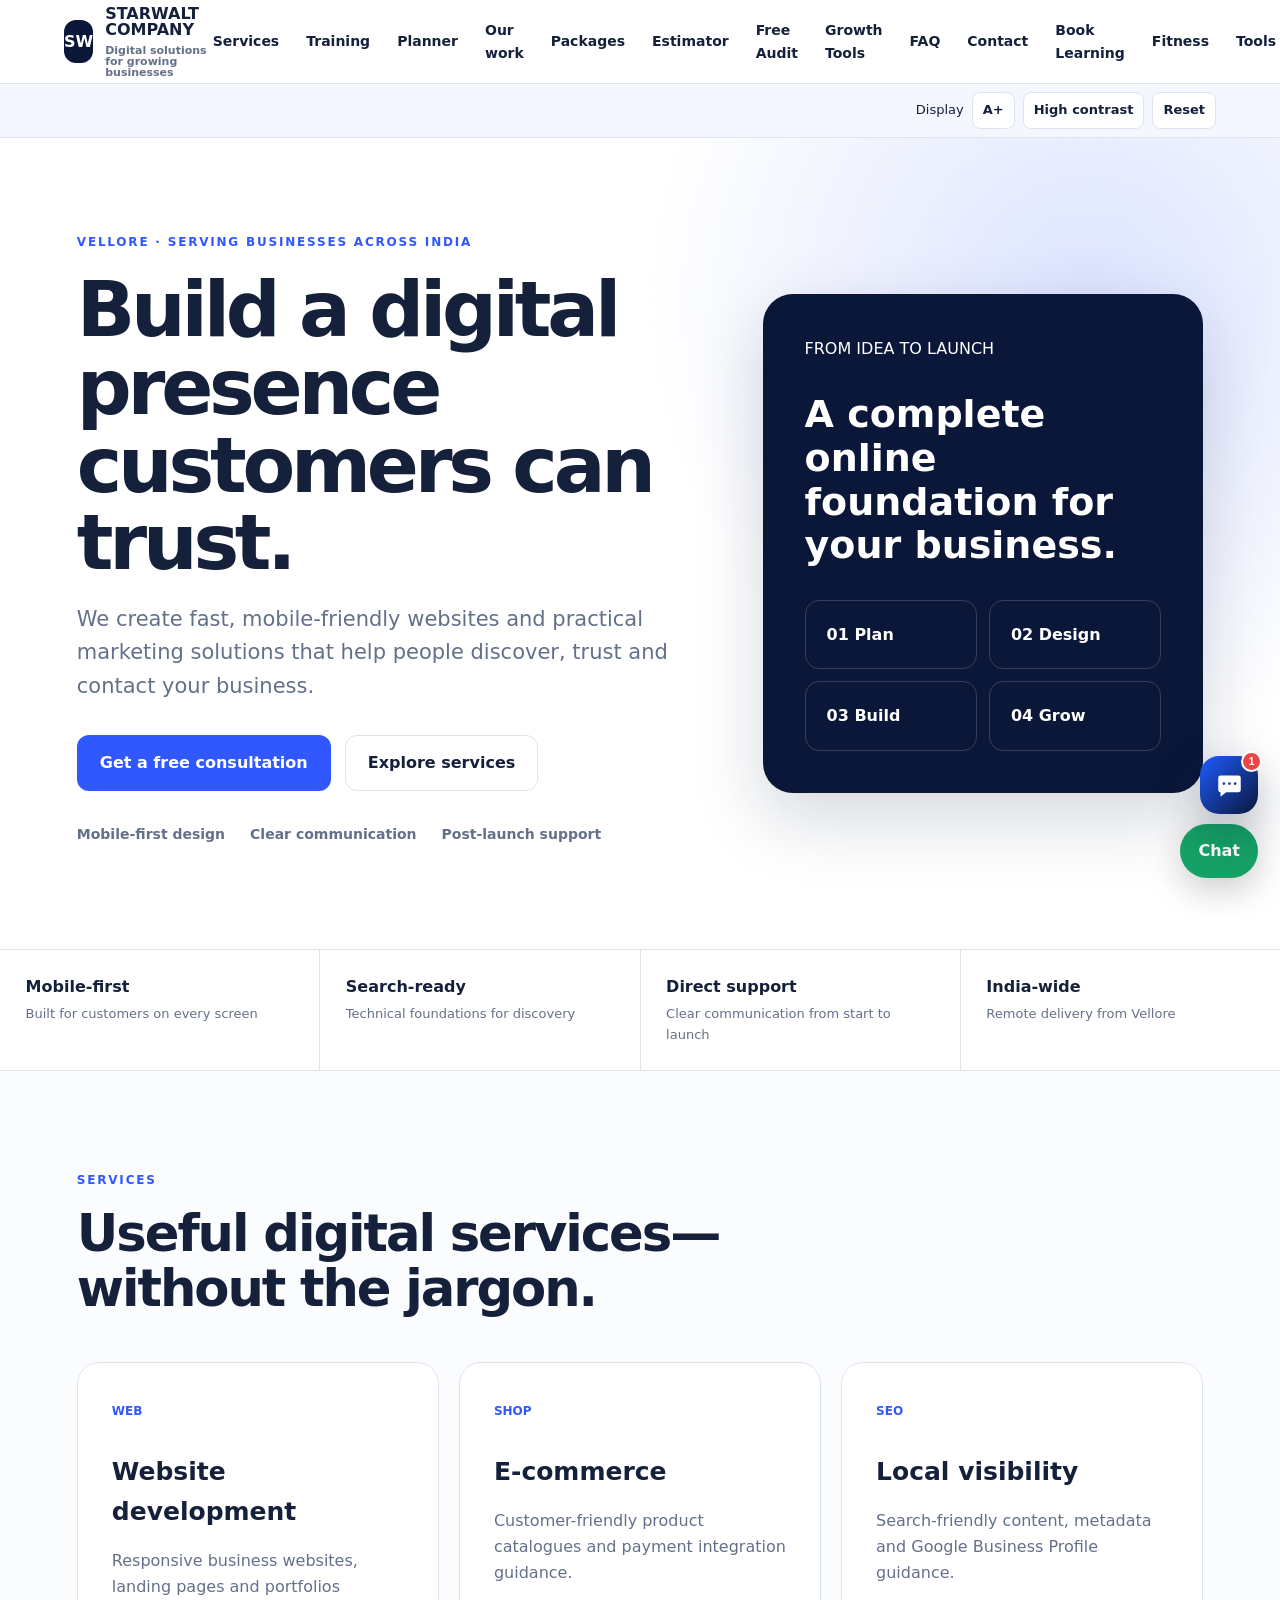
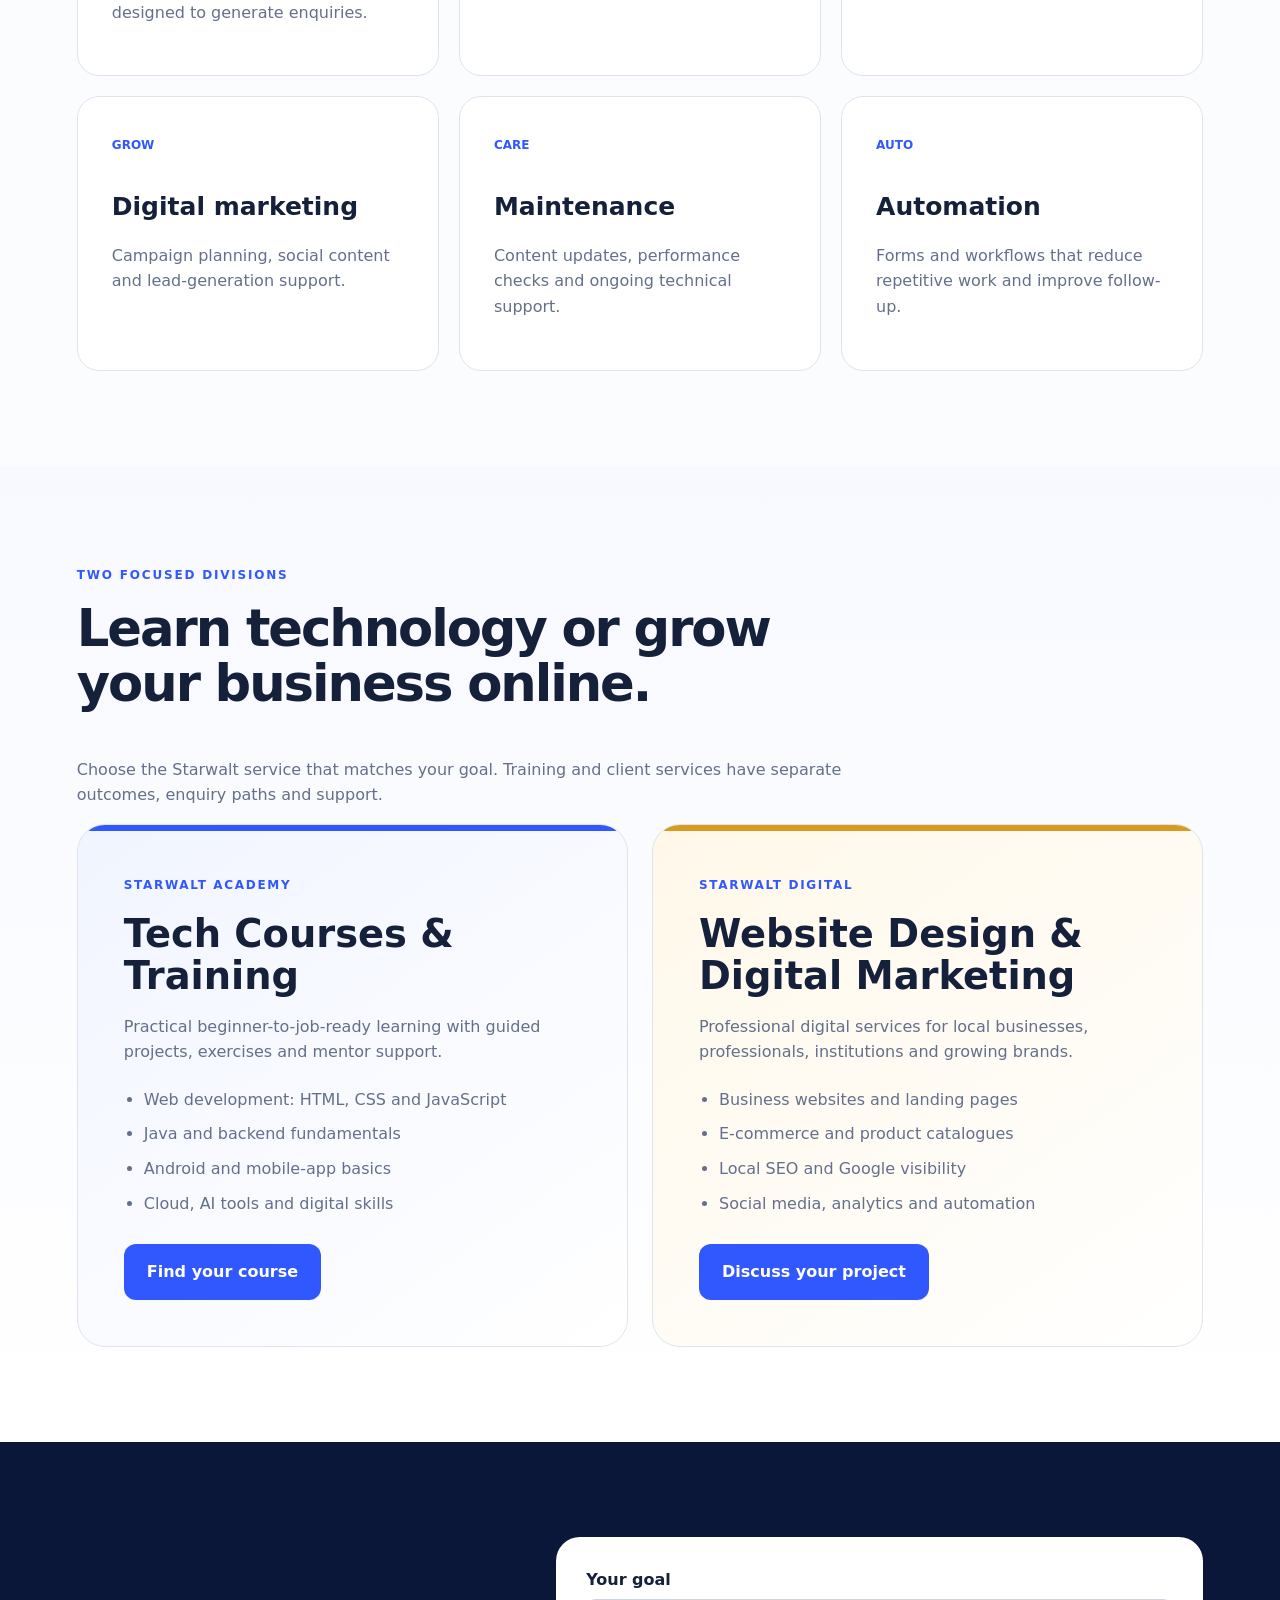
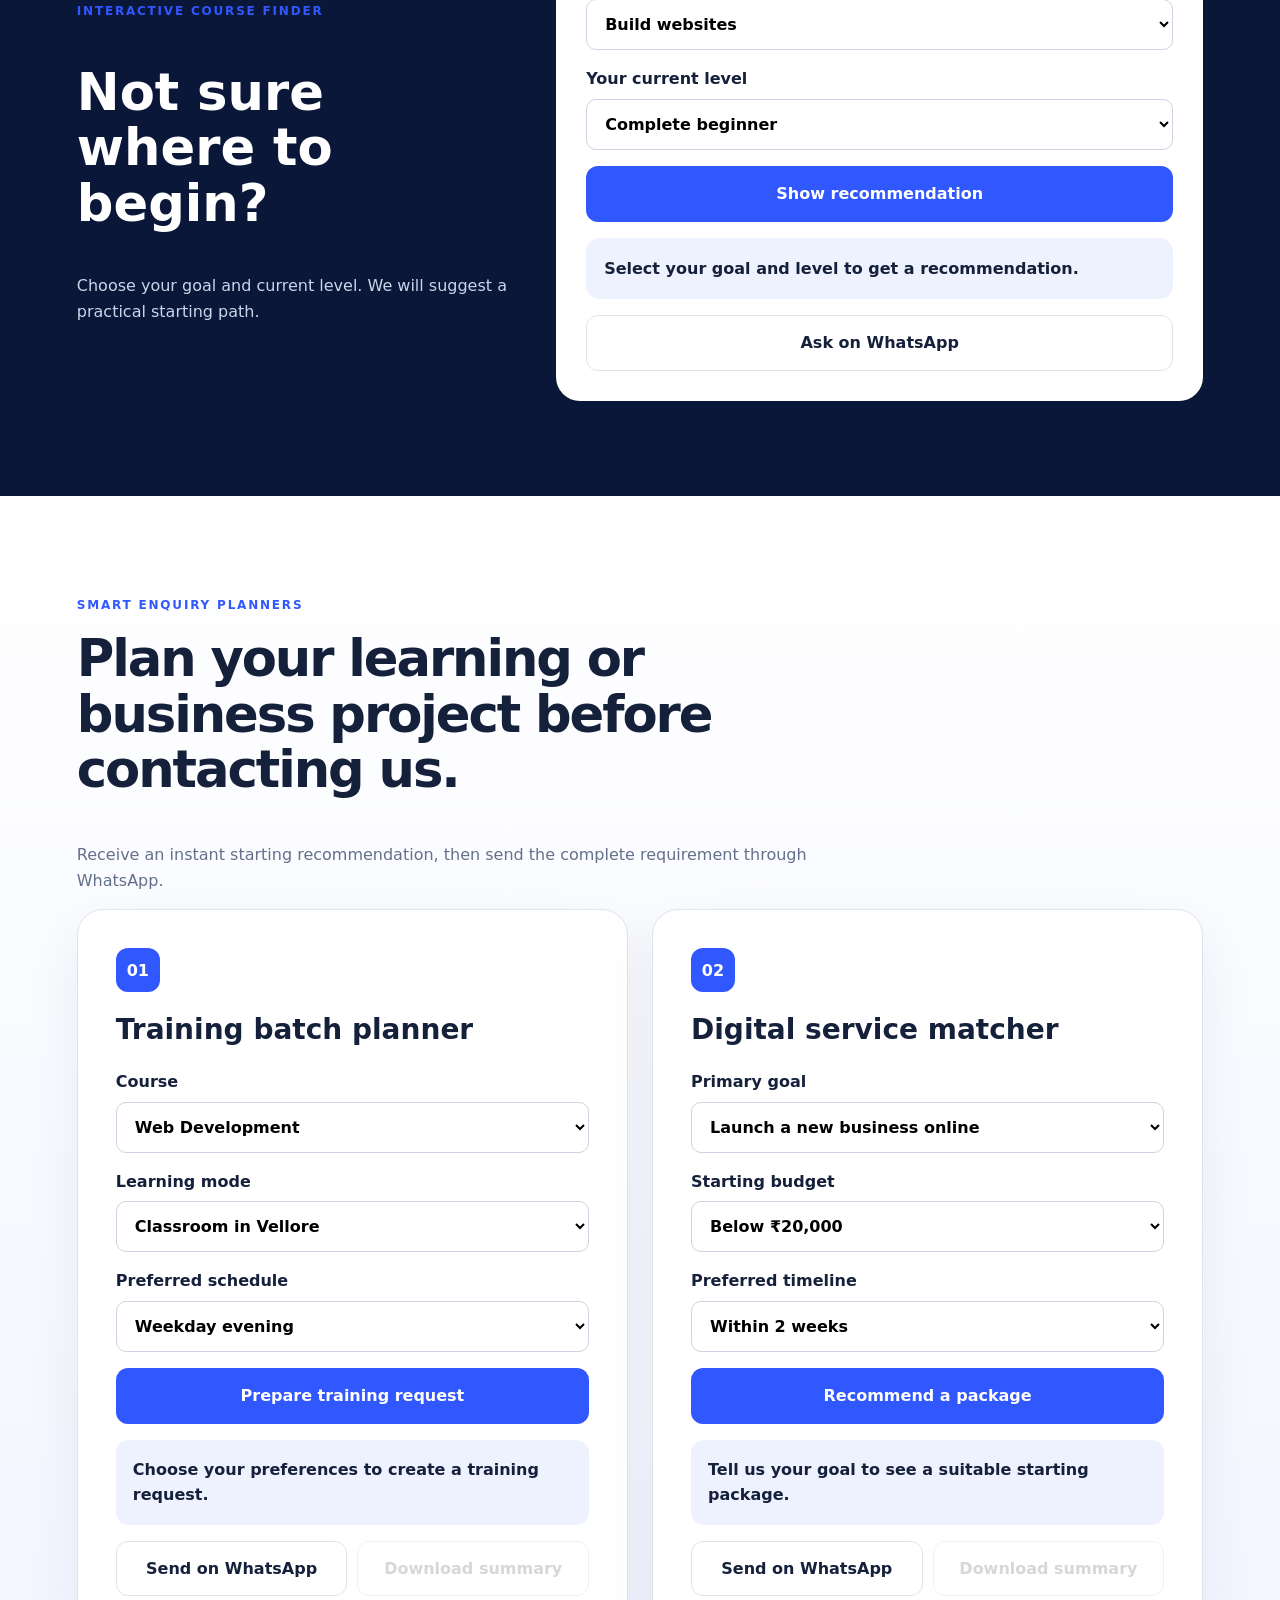
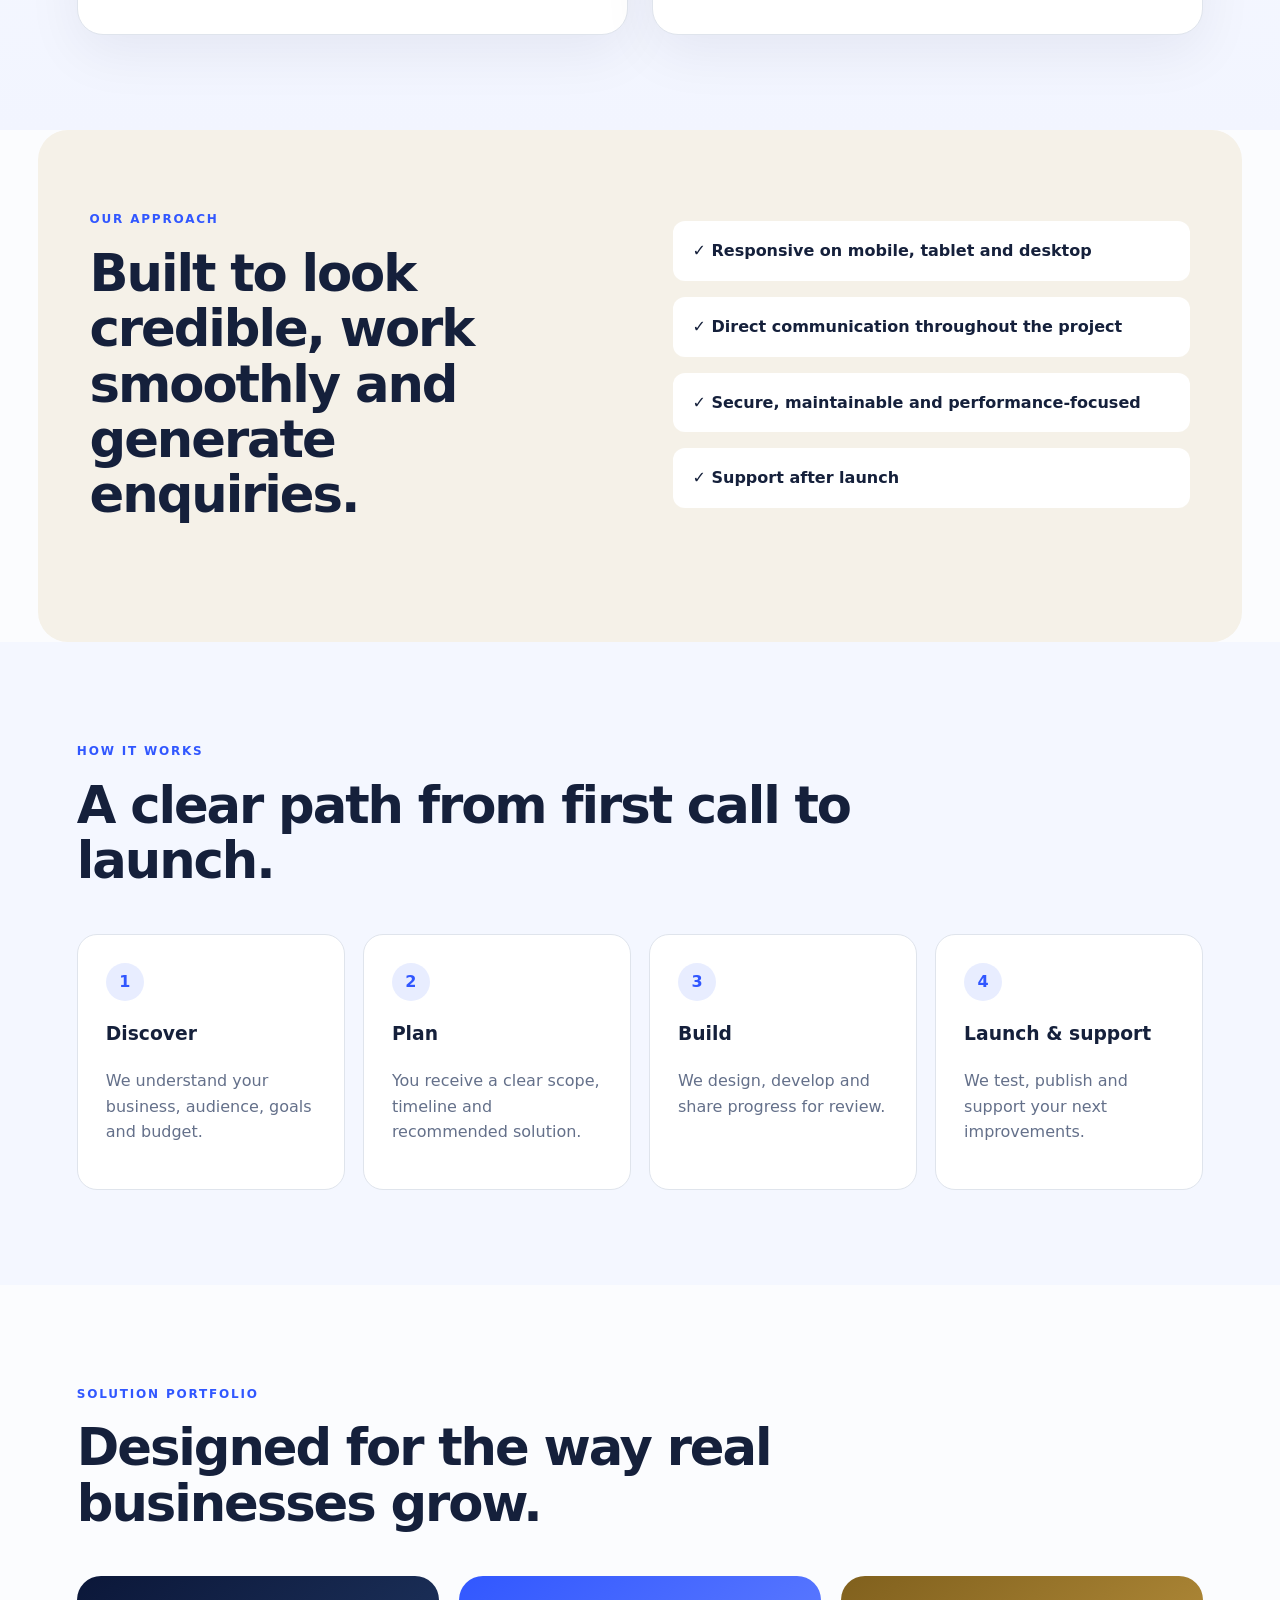
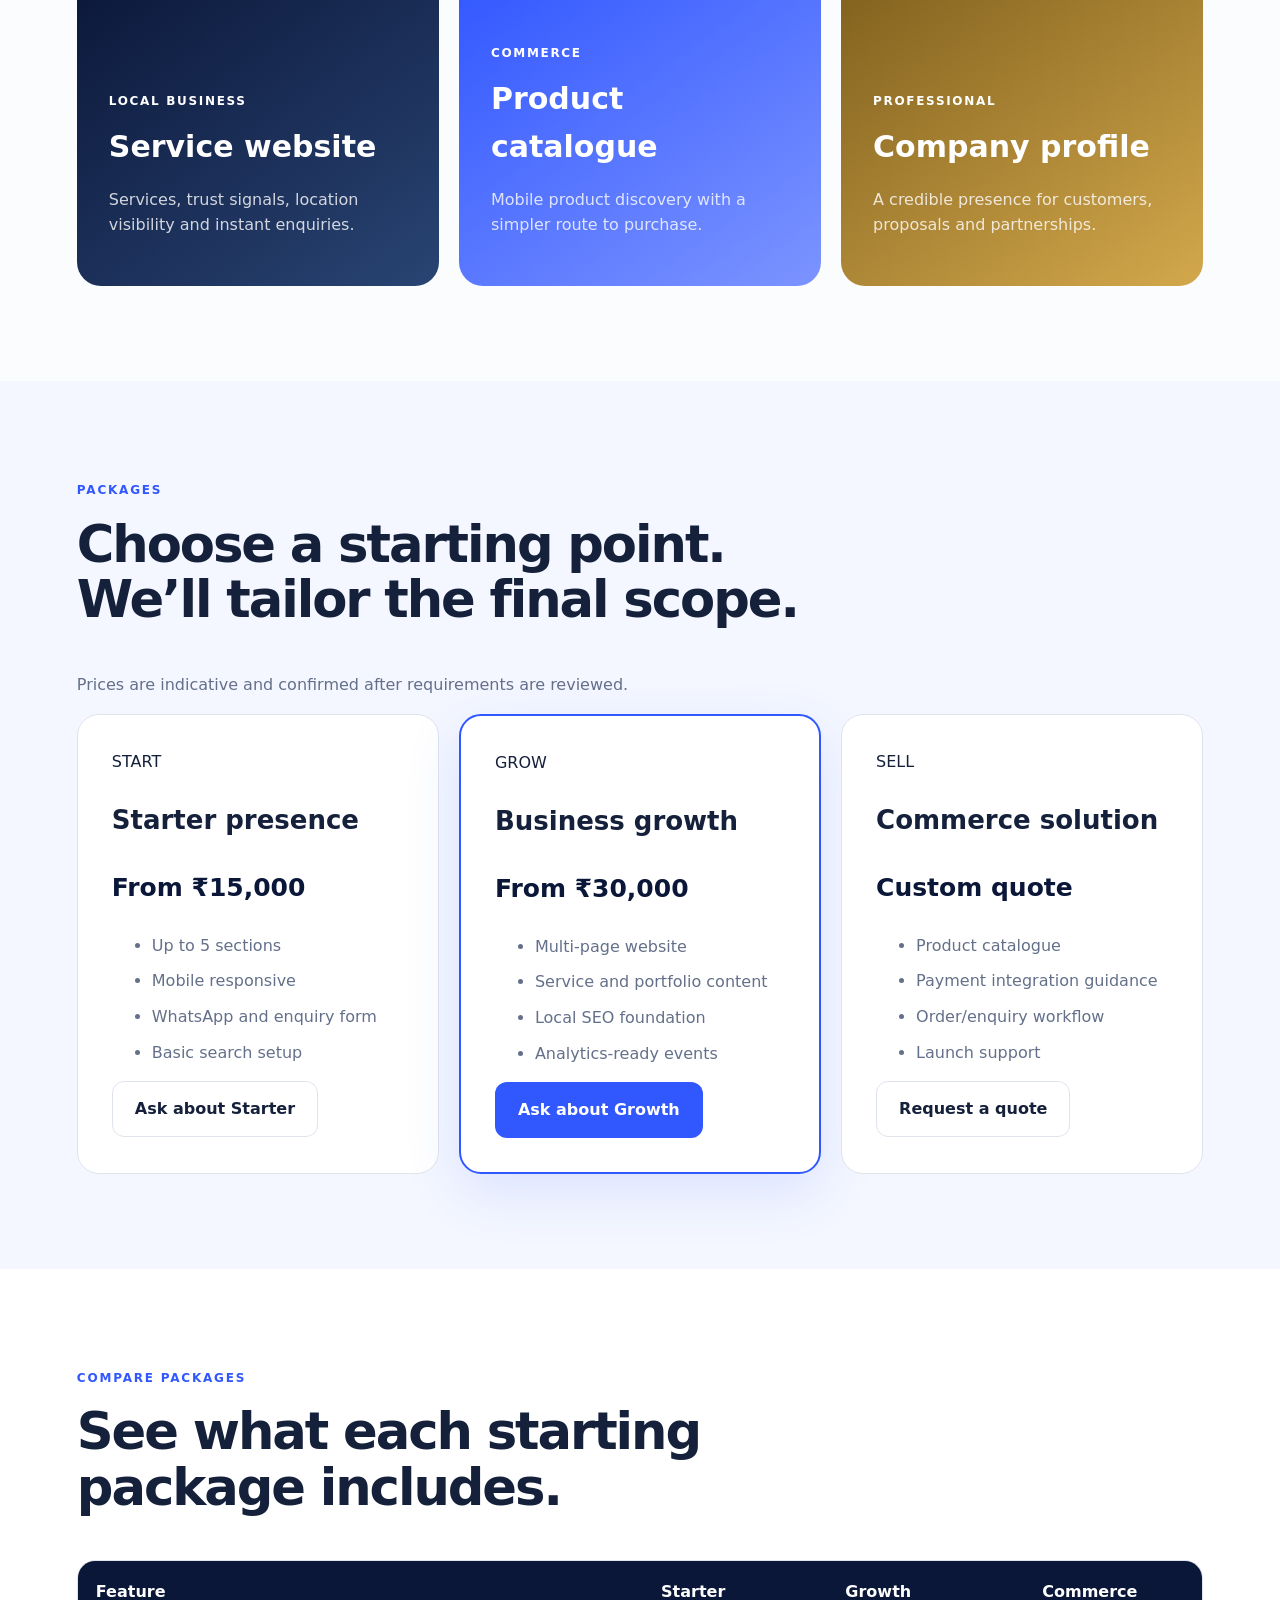
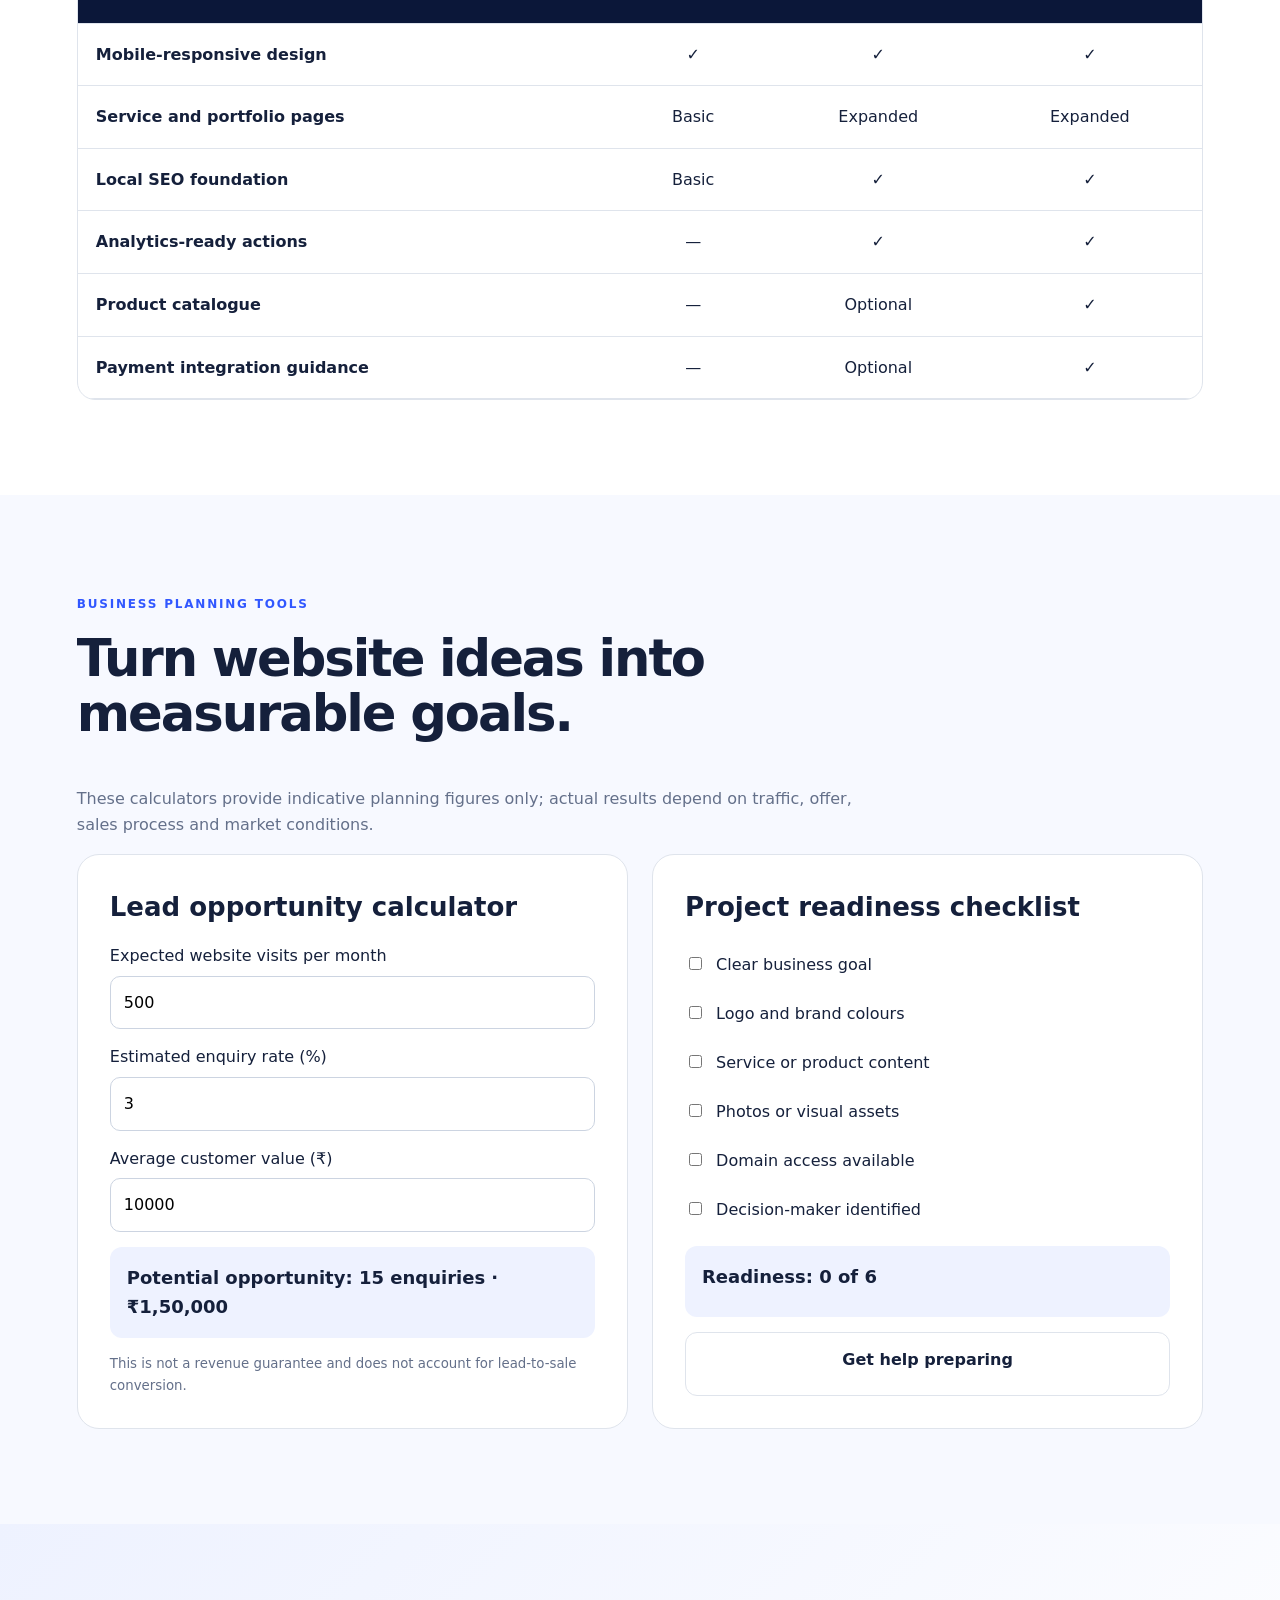
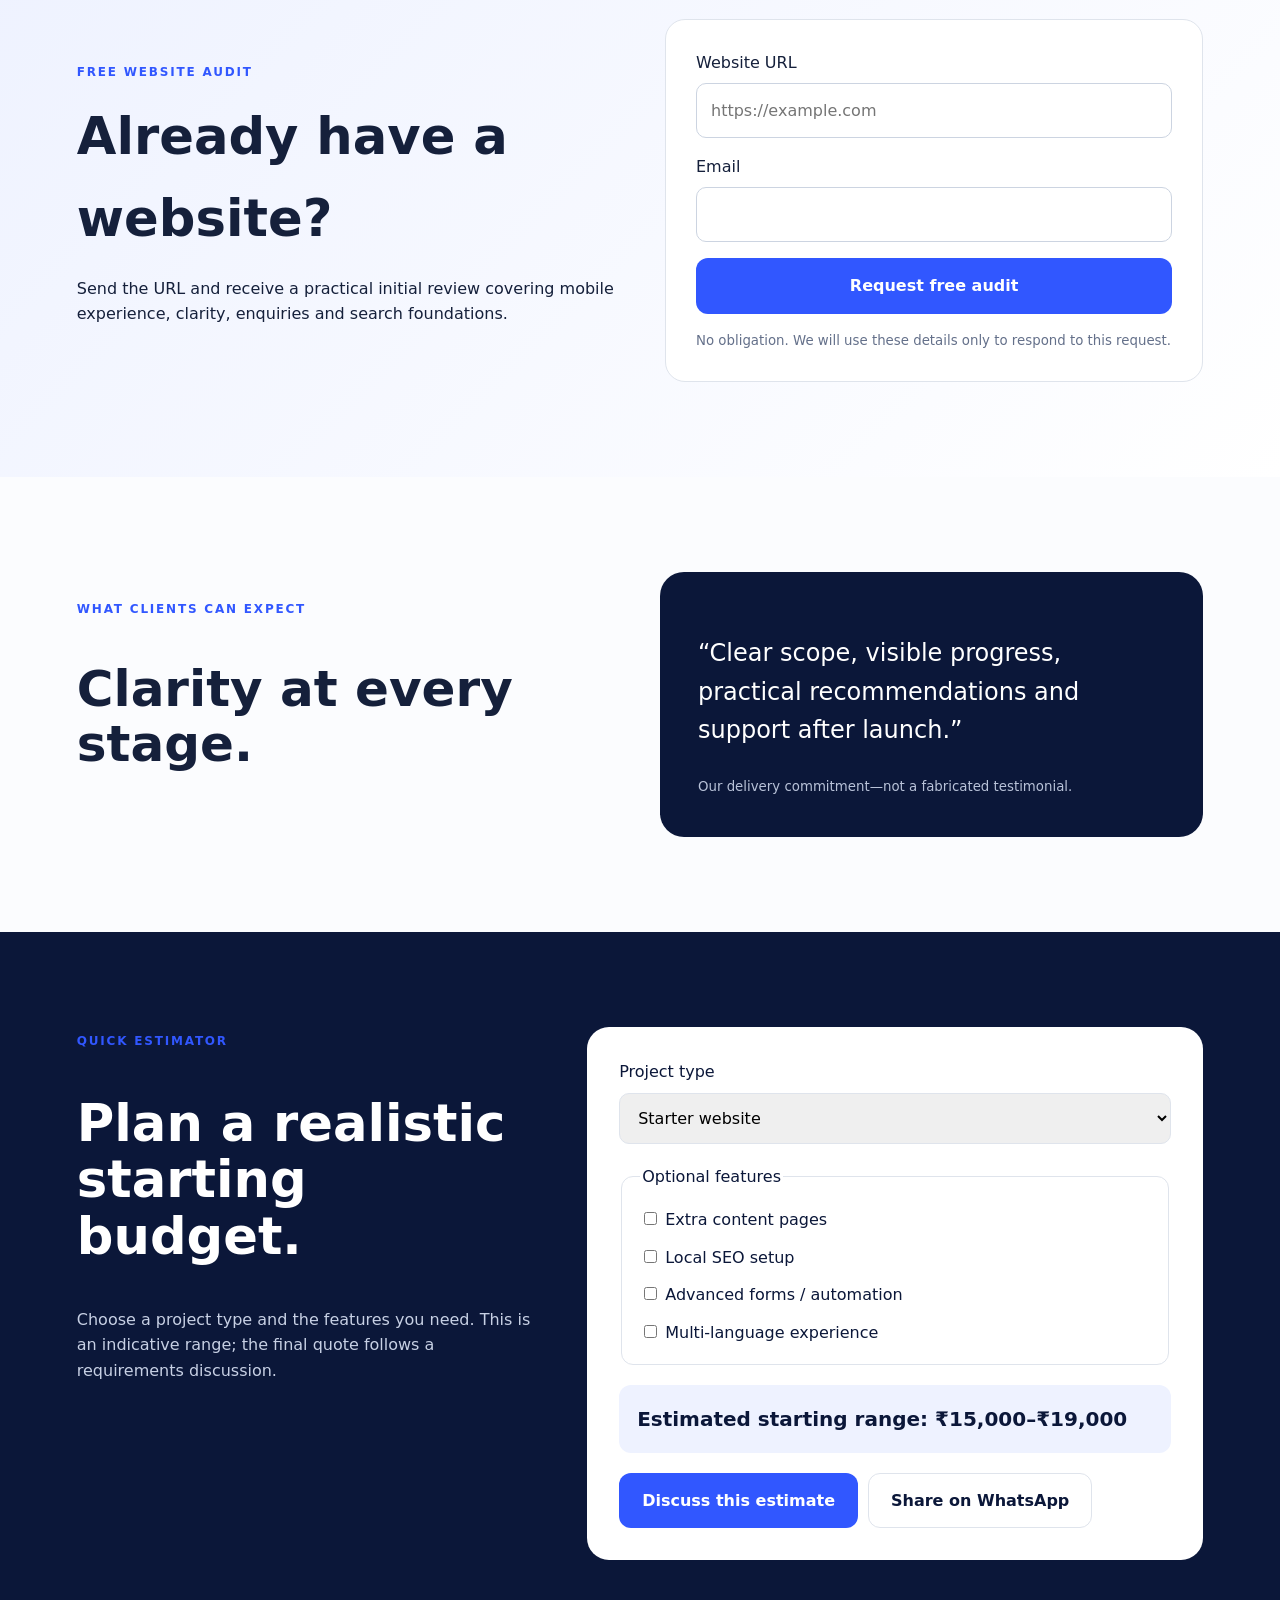
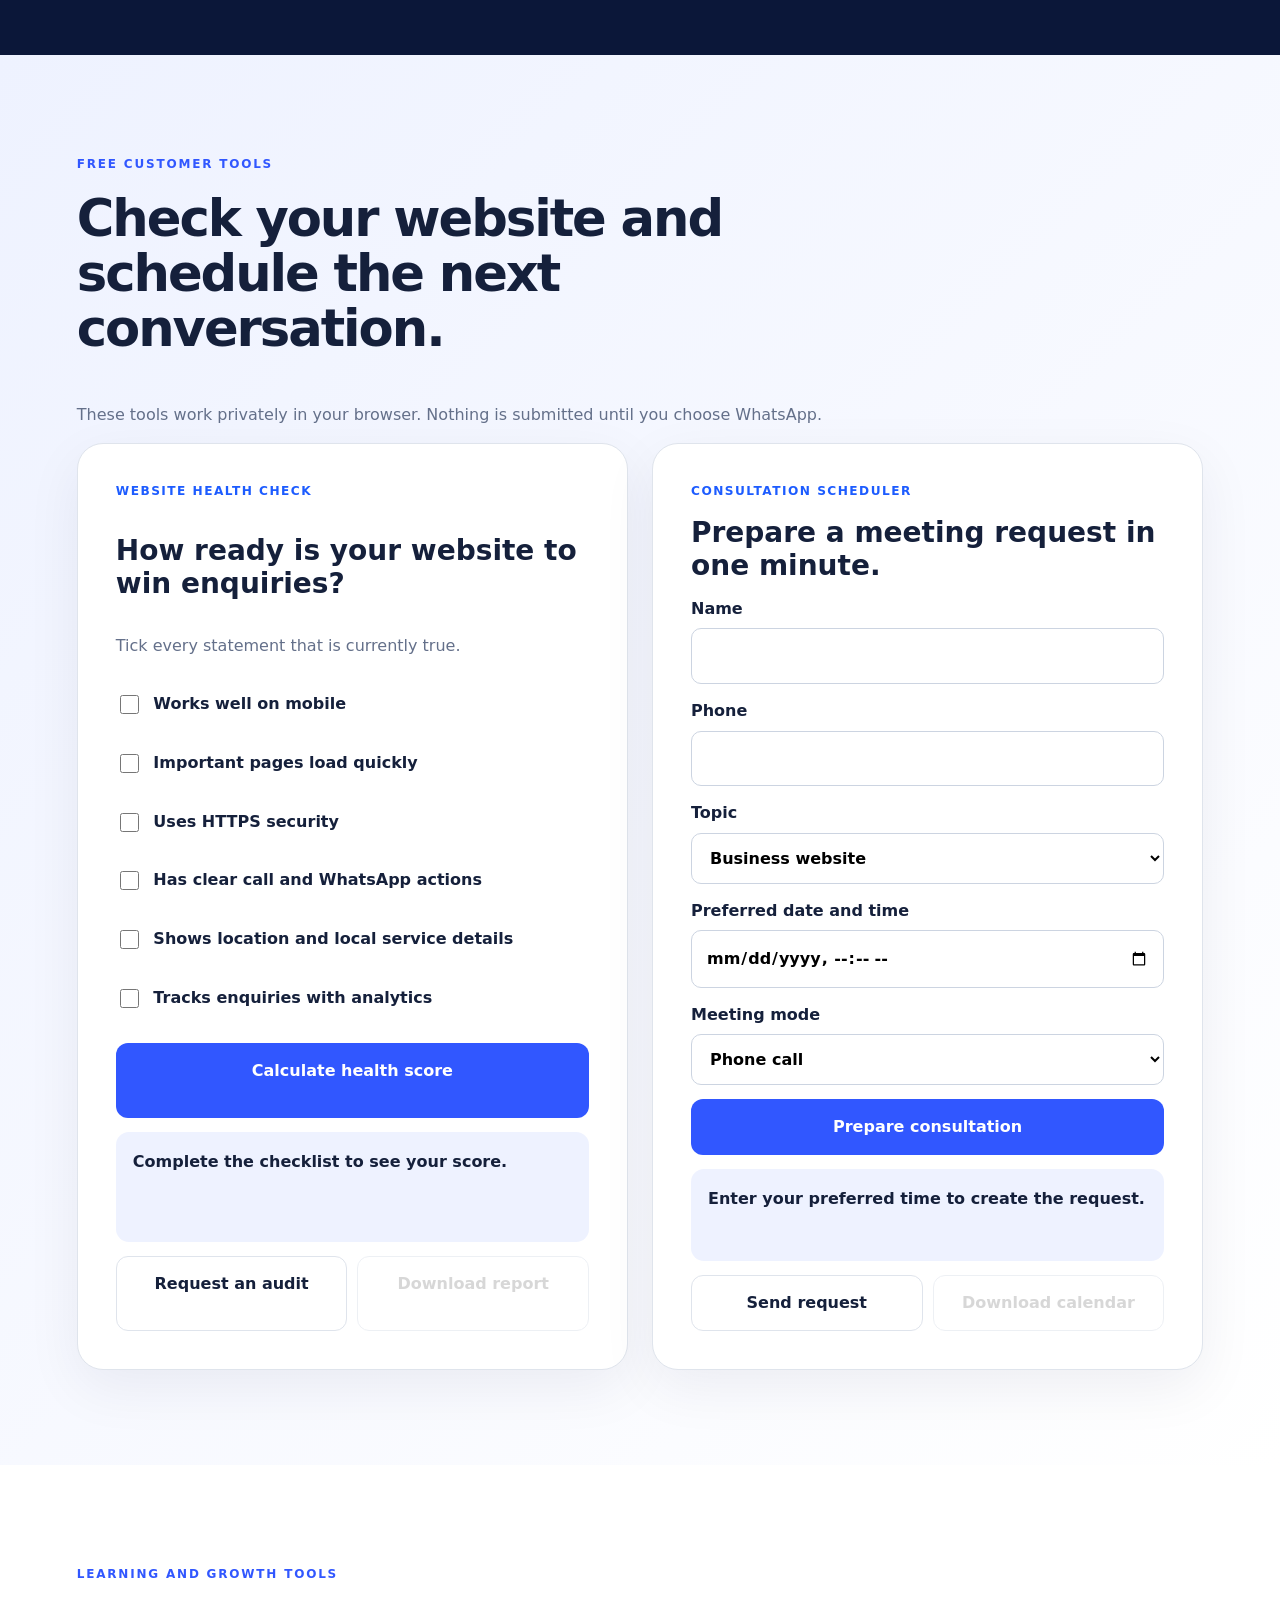
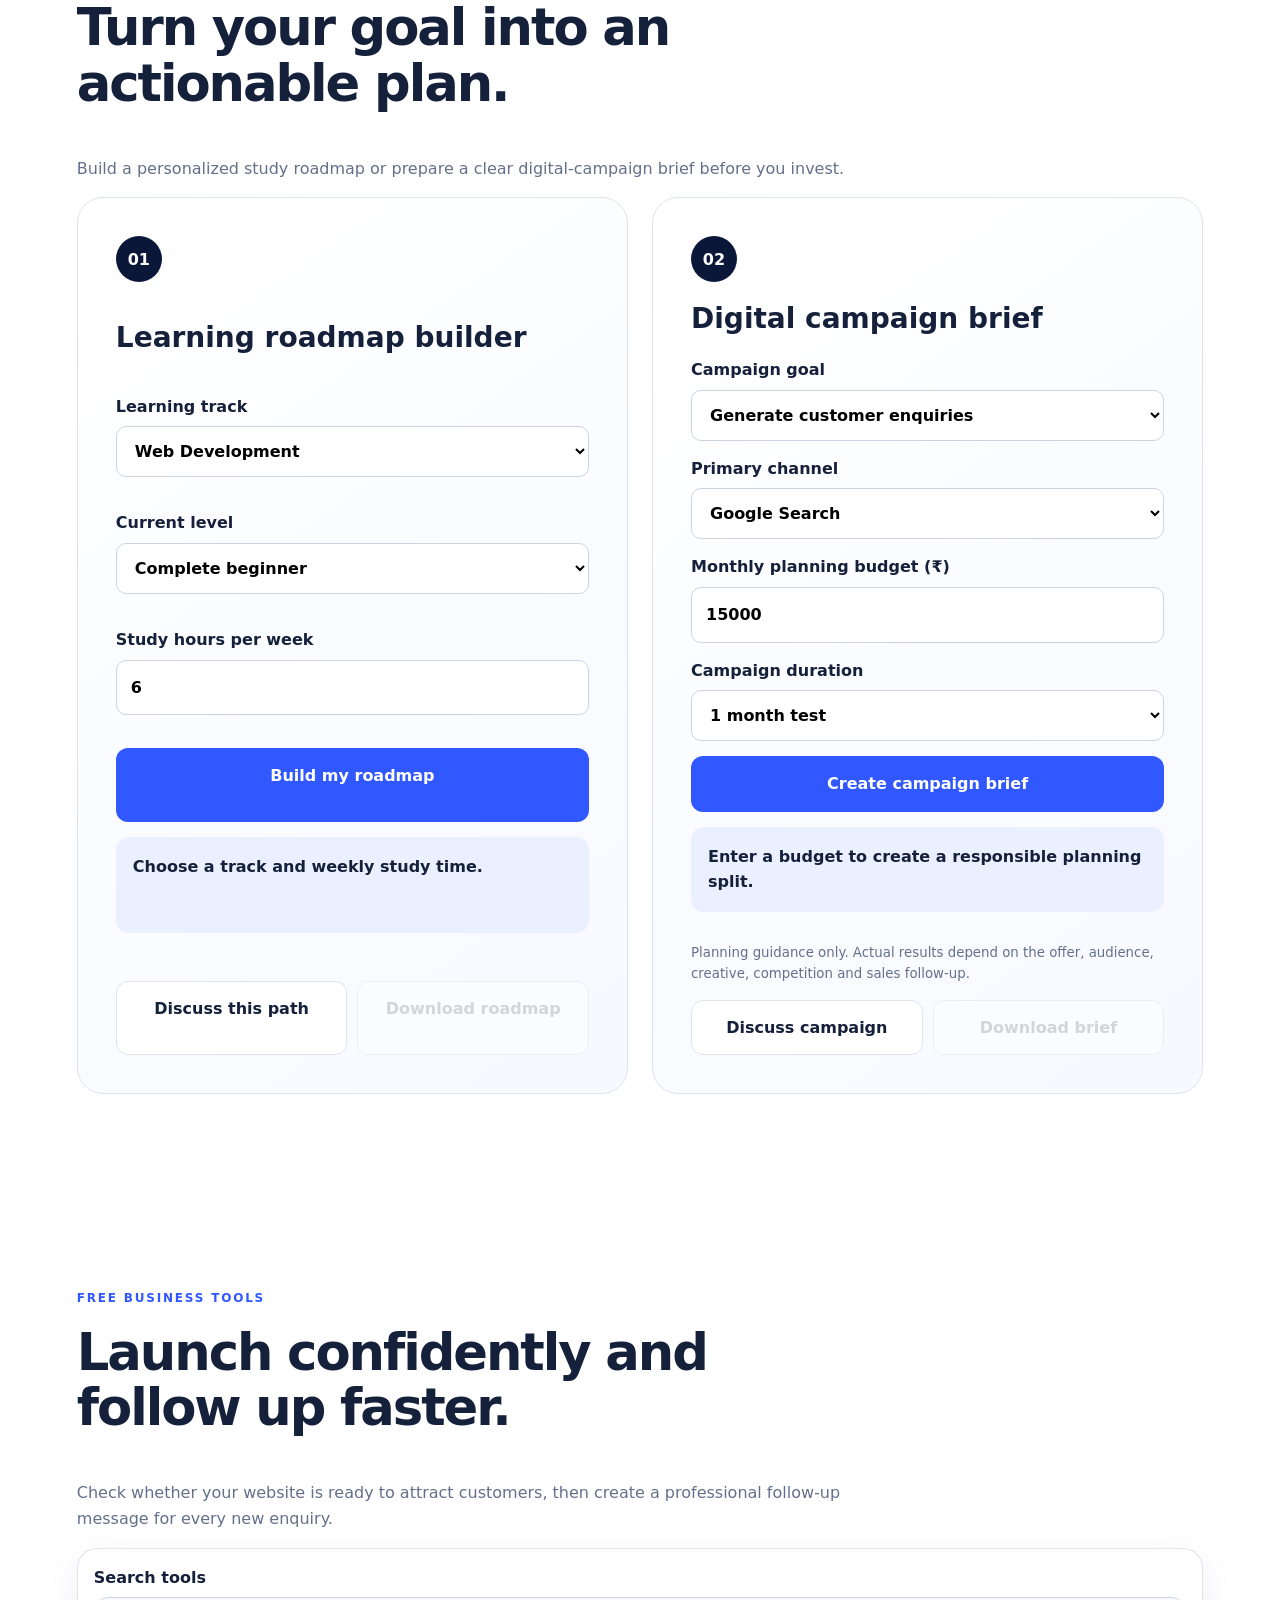
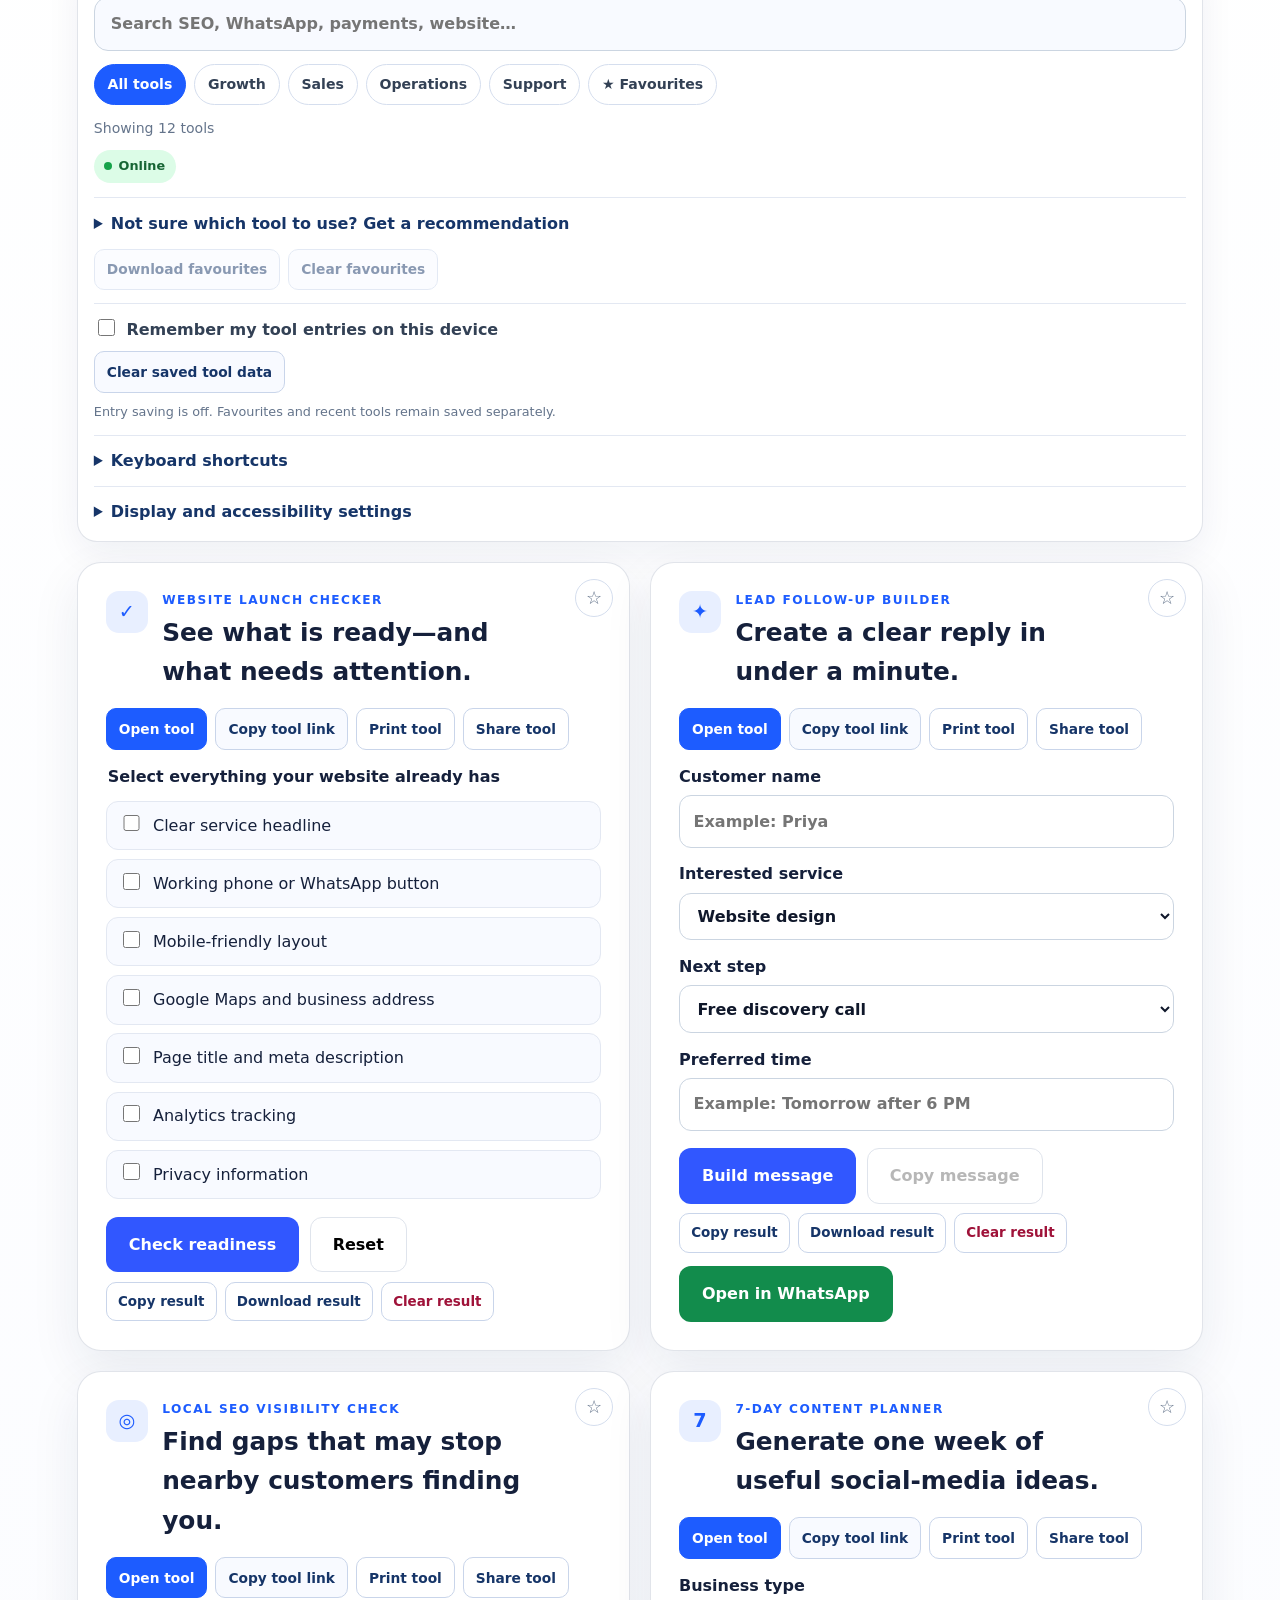
<file: index.html>
<!doctype html><html lang="en"><head><meta charset="utf-8"><meta name="viewport" content="width=device-width,initial-scale=1"><title>STARWALT COMPANY | Websites & Digital Growth in Vellore</title><meta name="description" content="STARWALT COMPANY builds fast business websites, e-commerce experiences and digital growth solutions in Vellore and across India."><meta name="theme-color" content="#0b1739"><meta name="robots" content="index,follow,max-image-preview:large"><link rel="manifest" href="manifest.webmanifest"><link rel="icon" href="favicon.svg" type="image/svg+xml"><link rel="apple-touch-icon" href="favicon.svg"><meta property="og:type" content="website"><meta property="og:locale" content="en_IN"><meta name="twitter:card" content="summary_large_image"><link rel="canonical" href="https://starwalt.github.io/"><link rel="alternate" hreflang="en-IN" href="https://starwalt.github.io/"><link rel="alternate" hreflang="ta-IN" href="https://starwalt.github.io/ta.html"><link rel="alternate" hreflang="x-default" href="https://starwalt.github.io/"><meta property="og:title" content="STARWALT COMPANY"><meta property="og:description" content="Websites and digital growth solutions for growing businesses."><meta property="og:url" content="https://starwalt.github.io/"><link rel="stylesheet" href="css/site.css"><link rel="stylesheet" href="css/chatbot.css"></head><body><a class="skip" href="#main-content">Skip to main content</a><header><a class="brand" href="#"><b>SW</b><span>STARWALT COMPANY<small>Digital solutions for growing businesses</small></span></a><button class="menu" aria-label="Toggle menu">☰</button><nav><a href="#services">Services</a><a href="#training">Training</a><a href="#planning-hub">Planner</a><a href="#work">Our work</a><a href="#pricing">Packages</a><a href="#estimator">Estimator</a><a href="#free-tools">Free Audit</a><a href="#growth-tools">Growth Tools</a><a href="#faq">FAQ</a><a href="#contact">Contact</a><a href="book-learning.html">Book Learning</a><a href="fitness/">Fitness</a><a href="tools.html">Tools</a><a href="search.html" aria-label="Search website">Search</a><a href="quote.html">Detailed quote</a><a class="lang" href="ta.html" lang="ta" aria-label="தமிழ் பக்கம்">தமிழ் பக்கம்</a><button class="theme-toggle" type="button" aria-label="Switch colour theme">◐</button><a class="pill" href="https://wa.me/918668098213?text=Hello%20STARWALT%20COMPANY" target="_blank" rel="noopener">WhatsApp</a></nav></header><div class="access-tools" aria-label="Accessibility controls"><span>Display</span><button type="button" data-display="text">A+</button><button type="button" data-display="contrast">High contrast</button><button type="button" data-display="reset">Reset</button><button type="button" id="install-app" hidden>Install app</button></div><div class="connection-status" role="status" aria-live="polite" hidden></div><div class="update-status" hidden><span>A newer website version is available.</span><button type="button">Update now</button></div><main id="main-content"><section class="hero"><div><span class="eyebrow">Vellore · Serving businesses across India</span><h1 data-en="Build a digital presence customers can trust." data-ta="வாடிக்கையாளர்கள் நம்பும் டிஜிட்டல் அடையாளத்தை உருவாக்குங்கள்.">Build a digital presence customers can trust.</h1><p data-en="We create fast, mobile-friendly websites and practical marketing solutions that help people discover, trust and contact your business." data-ta="உங்கள் வணிகத்தை மக்கள் கண்டறிந்து, நம்பி, தொடர்புகொள்ள உதவும் வேகமான மொபைல் இணையதளங்களையும் நடைமுறை மார்க்கெட்டிங் தீர்வுகளையும் உருவாக்குகிறோம்.">We create fast, mobile-friendly websites and practical marketing solutions that help people discover, trust and contact your business.</p><div class="actions"><a class="btn primary" href="#contact">Get a free consultation</a><a class="btn secondary" href="#services">Explore services</a></div><ul><li>Mobile-first design</li><li>Clear communication</li><li>Post-launch support</li></ul></div><aside><span>FROM IDEA TO LAUNCH</span><h2>A complete online foundation for your business.</h2><div class="steps"><b>01 Plan</b><b>02 Design</b><b>03 Build</b><b>04 Grow</b></div></aside></section><section class="trustbar" aria-label="Business benefits"><div><b>Mobile-first</b><span>Built for customers on every screen</span></div><div><b>Search-ready</b><span>Technical foundations for discovery</span></div><div><b>Direct support</b><span>Clear communication from start to launch</span></div><div><b>India-wide</b><span>Remote delivery from Vellore</span></div></section><section id="services" class="section"><div class="heading"><span class="eyebrow">Services</span><h2>Useful digital services—without the jargon.</h2></div><div class="cards"><article><b>WEB</b><h3>Website development</h3><p>Responsive business websites, landing pages and portfolios designed to generate enquiries.</p></article><article><b>SHOP</b><h3>E-commerce</h3><p>Customer-friendly product catalogues and payment integration guidance.</p></article><article><b>SEO</b><h3>Local visibility</h3><p>Search-friendly content, metadata and Google Business Profile guidance.</p></article><article><b>GROW</b><h3>Digital marketing</h3><p>Campaign planning, social content and lead-generation support.</p></article><article><b>CARE</b><h3>Maintenance</h3><p>Content updates, performance checks and ongoing technical support.</p></article><article><b>AUTO</b><h3>Automation</h3><p>Forms and workflows that reduce repetitive work and improve follow-up.</p></article></div></section>
<section id="training" class="section starwalt-offerings">
  <div class="heading"><span class="eyebrow">Two focused divisions</span><h2>Learn technology or grow your business online.</h2><p class="sub">Choose the Starwalt service that matches your goal. Training and client services have separate outcomes, enquiry paths and support.</p></div>
  <div class="offering-grid">
    <article class="offering-card training-card">
      <span class="offering-label">STARWALT ACADEMY</span><h3>Tech Courses & Training</h3>
      <p>Practical beginner-to-job-ready learning with guided projects, exercises and mentor support.</p>
      <ul><li>Web development: HTML, CSS and JavaScript</li><li>Java and backend fundamentals</li><li>Android and mobile-app basics</li><li>Cloud, AI tools and digital skills</li></ul>
      <a class="btn primary" href="#course-finder">Find your course</a>
    </article>
    <article class="offering-card digital-card">
      <span class="offering-label">STARWALT DIGITAL</span><h3>Website Design & Digital Marketing</h3>
      <p>Professional digital services for local businesses, professionals, institutions and growing brands.</p>
      <ul><li>Business websites and landing pages</li><li>E-commerce and product catalogues</li><li>Local SEO and Google visibility</li><li>Social media, analytics and automation</li></ul>
      <a class="btn primary" href="#contact">Discuss your project</a>
    </article>
  </div>
</section>
<section id="course-finder" class="section course-finder">
  <div><span class="eyebrow">Interactive course finder</span><h2>Not sure where to begin?</h2><p>Choose your goal and current level. We will suggest a practical starting path.</p></div>
  <form id="course-finder-form">
    <label>Your goal<select id="course-goal"><option value="website">Build websites</option><option value="java">Learn Java development</option><option value="mobile">Build mobile apps</option><option value="marketing">Learn digital marketing</option><option value="ai">Use AI tools for work</option></select></label>
    <label>Your current level<select id="course-level"><option value="beginner">Complete beginner</option><option value="basic">Know the basics</option><option value="working">Already working in technology</option></select></label>
    <button class="btn primary" type="submit">Show recommendation</button>
    <output id="course-result" aria-live="polite">Select your goal and level to get a recommendation.</output>
    <a id="course-whatsapp" class="btn secondary" href="https://wa.me/918668098213?text=Hello%20Starwalt%20Company%2C%20I%20want%20course%20details" target="_blank" rel="noopener">Ask on WhatsApp</a>
  </form>
</section>
<section id="planning-hub" class="section planning-hub"><div class="heading"><span class="eyebrow">Smart enquiry planners</span><h2>Plan your learning or business project before contacting us.</h2><p class="sub">Receive an instant starting recommendation, then send the complete requirement through WhatsApp.</p></div><div class="planner-grid">
<form id="batch-planner" class="planner-card"><span class="planner-icon">01</span><h3>Training batch planner</h3><label>Course<select id="batch-course"><option>Web Development</option><option>Java & Spring Boot</option><option>Mobile App Development</option><option>Digital Marketing</option><option>Practical AI Tools</option></select></label><label>Learning mode<select id="batch-mode"><option>Classroom in Vellore</option><option>Live online</option><option>Hybrid</option></select></label><label>Preferred schedule<select id="batch-time"><option>Weekday evening</option><option>Weekend morning</option><option>Weekend evening</option><option>Flexible</option></select></label><button class="btn primary" type="submit">Prepare training request</button><output id="batch-output">Choose your preferences to create a training request.</output><div class="planner-actions"><a id="batch-whatsapp" class="btn secondary" href="https://wa.me/918668098213?text=Hello%20STARWALT%20COMPANY%2C%20I%20need%20training%20details" target="_blank" rel="noopener">Send on WhatsApp</a><button id="batch-download" class="btn secondary" type="button" disabled>Download summary</button></div></form>
<form id="service-matcher" class="planner-card"><span class="planner-icon">02</span><h3>Digital service matcher</h3><label>Primary goal<select id="service-goal"><option value="launch">Launch a new business online</option><option value="leads">Get more customer enquiries</option><option value="sell">Sell products online</option><option value="automate">Automate repetitive work</option></select></label><label>Starting budget<select id="service-budget"><option value="starter">Below ₹20,000</option><option value="growth">₹20,000–₹50,000</option><option value="scale">Above ₹50,000</option></select></label><label>Preferred timeline<select id="service-timeline"><option>Within 2 weeks</option><option>Within 1 month</option><option>Within 2–3 months</option><option>Just exploring</option></select></label><button class="btn primary" type="submit">Recommend a package</button><output id="service-output">Tell us your goal to see a suitable starting package.</output><div class="planner-actions"><a id="service-whatsapp" class="btn secondary" href="https://wa.me/918668098213?text=Hello%20STARWALT%20COMPANY%2C%20I%20need%20digital%20service%20details" target="_blank" rel="noopener">Send on WhatsApp</a><button id="service-download" class="btn secondary" type="button" disabled>Download summary</button></div></form>
</div></section><section id="work" class="band"><div><span class="eyebrow">Our approach</span><h2>Built to look credible, work smoothly and generate enquiries.</h2></div><div><p>✓ Responsive on mobile, tablet and desktop</p><p>✓ Direct communication throughout the project</p><p>✓ Secure, maintainable and performance-focused</p><p>✓ Support after launch</p></div></section><section id="process" class="section soft"><div class="heading"><span class="eyebrow">How it works</span><h2>A clear path from first call to launch.</h2></div><div class="timeline"><article><b>1</b><h3>Discover</h3><p>We understand your business, audience, goals and budget.</p></article><article><b>2</b><h3>Plan</h3><p>You receive a clear scope, timeline and recommended solution.</p></article><article><b>3</b><h3>Build</h3><p>We design, develop and share progress for review.</p></article><article><b>4</b><h3>Launch & support</h3><p>We test, publish and support your next improvements.</p></article></div></section><section id="portfolio" class="section"><div class="heading"><span class="eyebrow">Solution portfolio</span><h2>Designed for the way real businesses grow.</h2></div><div class="portfolio"><article class="q1"><span>LOCAL BUSINESS</span><h3>Service website</h3><p>Services, trust signals, location visibility and instant enquiries.</p></article><article class="q2"><span>COMMERCE</span><h3>Product catalogue</h3><p>Mobile product discovery with a simpler route to purchase.</p></article><article class="q3"><span>PROFESSIONAL</span><h3>Company profile</h3><p>A credible presence for customers, proposals and partnerships.</p></article></div></section><section id="pricing" class="section soft"><div class="heading"><span class="eyebrow">Packages</span><h2>Choose a starting point. We’ll tailor the final scope.</h2><p class="sub">Prices are indicative and confirmed after requirements are reviewed.</p></div><div class="pricing"><article><span>START</span><h3>Starter presence</h3><p class="price">From ₹15,000</p><ul><li>Up to 5 sections</li><li>Mobile responsive</li><li>WhatsApp and enquiry form</li><li>Basic search setup</li></ul><a class="btn secondary" href="#contact" data-track="starter-enquiry">Ask about Starter</a></article><article class="featured"><span>GROW</span><h3>Business growth</h3><p class="price">From ₹30,000</p><ul><li>Multi-page website</li><li>Service and portfolio content</li><li>Local SEO foundation</li><li>Analytics-ready events</li></ul><a class="btn primary" href="#contact" data-track="growth-enquiry">Ask about Growth</a></article><article><span>SELL</span><h3>Commerce solution</h3><p class="price">Custom quote</p><ul><li>Product catalogue</li><li>Payment integration guidance</li><li>Order/enquiry workflow</li><li>Launch support</li></ul><a class="btn secondary" href="#contact" data-track="commerce-enquiry">Request a quote</a></article></div></section><section class="section compare"><div class="heading"><span class="eyebrow">Compare packages</span><h2>See what each starting package includes.</h2></div><div class="table-wrap"><table><thead><tr><th>Feature</th><th>Starter</th><th>Growth</th><th>Commerce</th></tr></thead><tbody><tr><td>Mobile-responsive design</td><td>✓</td><td>✓</td><td>✓</td></tr><tr><td>Service and portfolio pages</td><td>Basic</td><td>Expanded</td><td>Expanded</td></tr><tr><td>Local SEO foundation</td><td>Basic</td><td>✓</td><td>✓</td></tr><tr><td>Analytics-ready actions</td><td>—</td><td>✓</td><td>✓</td></tr><tr><td>Product catalogue</td><td>—</td><td>Optional</td><td>✓</td></tr><tr><td>Payment integration guidance</td><td>—</td><td>Optional</td><td>✓</td></tr></tbody></table></div></section><section id="planning-tools" class="section planning"><div class="heading"><span class="eyebrow">Business planning tools</span><h2>Turn website ideas into measurable goals.</h2><p class="sub">These calculators provide indicative planning figures only; actual results depend on traffic, offer, sales process and market conditions.</p></div><div class="tool-grid"><form id="roi-form" class="tool-card"><h3>Lead opportunity calculator</h3><label>Expected website visits per month<input id="roi-visits" type="number" min="0" value="500"></label><label>Estimated enquiry rate (%)<input id="roi-rate" type="number" min="0" max="100" step="0.1" value="3"></label><label>Average customer value (₹)<input id="roi-value" type="number" min="0" value="10000"></label><output id="roi-output">Potential opportunity: 15 enquiries · ₹1,50,000</output><small>This is not a revenue guarantee and does not account for lead-to-sale conversion.</small></form><form id="readiness-form" class="tool-card"><h3>Project readiness checklist</h3><label><input type="checkbox"> Clear business goal</label><label><input type="checkbox"> Logo and brand colours</label><label><input type="checkbox"> Service or product content</label><label><input type="checkbox"> Photos or visual assets</label><label><input type="checkbox"> Domain access available</label><label><input type="checkbox"> Decision-maker identified</label><output id="readiness-output">Readiness: 0 of 6</output><a class="btn secondary" href="#contact" data-track="readiness-help">Get help preparing</a></form></div></section><section class="section audit"><div><span class="eyebrow">Free website audit</span><h2>Already have a website?</h2><p>Send the URL and receive a practical initial review covering mobile experience, clarity, enquiries and search foundations.</p></div><form action="https://formspree.io/f/mayrwbpj" method="POST"><input type="hidden" name="_next" value="https://starwalt.github.io/thank-you.html"><input type="hidden" name="source" value="free-website-audit"><label>Website URL<input type="url" name="website" placeholder="https://example.com" required></label><label>Email<input type="email" name="email" autocomplete="email" required></label><button class="btn primary" type="submit" data-track="audit-submit">Request free audit</button><small>No obligation. We will use these details only to respond to this request.</small></form></section><section class="section expectations"><div><span class="eyebrow">What clients can expect</span><h2>Clarity at every stage.</h2></div><div class="quote"><p>“Clear scope, visible progress, practical recommendations and support after launch.”</p><small>Our delivery commitment—not a fabricated testimonial.</small></div></section><section id="estimator" class="section estimator"><div><span class="eyebrow">Quick estimator</span><h2>Plan a realistic starting budget.</h2><p class="sub">Choose a project type and the features you need. This is an indicative range; the final quote follows a requirements discussion.</p></div><form id="estimate-form"><label>Project type<select id="estimate-type"><option value="15000">Starter website</option><option value="30000">Business website</option><option value="50000">Product catalogue / commerce</option></select></label><fieldset><legend>Optional features</legend><label><input type="checkbox" value="5000"> Extra content pages</label><label><input type="checkbox" value="8000"> Local SEO setup</label><label><input type="checkbox" value="10000"> Advanced forms / automation</label><label><input type="checkbox" value="12000"> Multi-language experience</label></fieldset><output id="estimate-output">Estimated starting range: ₹15,000–₹20,000</output><div class="estimate-actions"><a class="btn primary" id="estimate-cta" href="#contact" data-track="estimator-enquiry">Discuss this estimate</a><a class="btn secondary" id="estimate-share" href="#" target="_blank" rel="noopener" data-track="estimator-whatsapp">Share on WhatsApp</a></div></form></section><section id="free-tools" class="section customer-tools"><div class="heading"><span class="eyebrow">Free customer tools</span><h2>Check your website and schedule the next conversation.</h2><p class="sub">These tools work privately in your browser. Nothing is submitted until you choose WhatsApp.</p></div><div class="customer-tool-grid">
<form id="health-checker" class="customer-tool-card"><span class="tool-kicker">WEBSITE HEALTH CHECK</span><h3>How ready is your website to win enquiries?</h3><p>Tick every statement that is currently true.</p><label><input type="checkbox" value="mobile"> Works well on mobile</label><label><input type="checkbox" value="speed"> Important pages load quickly</label><label><input type="checkbox" value="https"> Uses HTTPS security</label><label><input type="checkbox" value="cta"> Has clear call and WhatsApp actions</label><label><input type="checkbox" value="local"> Shows location and local service details</label><label><input type="checkbox" value="analytics"> Tracks enquiries with analytics</label><button class="btn primary" type="submit">Calculate health score</button><output id="health-output">Complete the checklist to see your score.</output><div class="tool-action-row"><a id="health-whatsapp" class="btn secondary" href="https://wa.me/918668098213?text=Hello%20STARWALT%20COMPANY%2C%20I%20need%20a%20website%20review" target="_blank" rel="noopener">Request an audit</a><button id="health-download" class="btn secondary" type="button" disabled>Download report</button></div></form>
<form id="consultation-form" class="customer-tool-card"><span class="tool-kicker">CONSULTATION SCHEDULER</span><h3>Prepare a meeting request in one minute.</h3><label>Name<input id="consult-name" autocomplete="name" required></label><label>Phone<input id="consult-phone" type="tel" autocomplete="tel" required></label><label>Topic<select id="consult-topic"><option>Business website</option><option>Digital marketing & local SEO</option><option>E-commerce</option><option>Automation & AI</option><option>Tech course or training</option></select></label><label>Preferred date and time<input id="consult-date" type="datetime-local" required></label><label>Meeting mode<select id="consult-mode"><option>Phone call</option><option>WhatsApp call</option><option>Google Meet</option><option>In-person in Vellore</option></select></label><button class="btn primary" type="submit">Prepare consultation</button><output id="consult-output">Enter your preferred time to create the request.</output><div class="tool-action-row"><a id="consult-whatsapp" class="btn secondary" href="https://wa.me/918668098213?text=Hello%20STARWALT%20COMPANY%2C%20I%20want%20a%20consultation" target="_blank" rel="noopener">Send request</a><button id="consult-calendar" class="btn secondary" type="button" disabled>Download calendar</button></div></form>
</div></section><section id="growth-tools" class="section growth-tools"><div class="heading"><span class="eyebrow">Learning and growth tools</span><h2>Turn your goal into an actionable plan.</h2><p class="sub">Build a personalized study roadmap or prepare a clear digital-campaign brief before you invest.</p></div><div class="growth-tool-grid">
<form id="roadmap-builder" class="growth-tool-card"><span class="growth-number">01</span><h3>Learning roadmap builder</h3><label>Learning track<select id="roadmap-track"><option value="web">Web Development</option><option value="java">Java & Spring Boot</option><option value="mobile">Mobile App Development</option><option value="marketing">Digital Marketing</option><option value="ai">Practical AI & Automation</option></select></label><label>Current level<select id="roadmap-level"><option value="beginner">Complete beginner</option><option value="basic">Know the basics</option><option value="working">Working professional</option></select></label><label>Study hours per week<input id="roadmap-hours" type="number" min="2" max="30" value="6" required></label><button class="btn primary" type="submit">Build my roadmap</button><output id="roadmap-output">Choose a track and weekly study time.</output><div id="roadmap-modules" class="generated-list" aria-live="polite"></div><div class="growth-actions"><a id="roadmap-whatsapp" class="btn secondary" href="https://wa.me/918668098213?text=Hello%20STARWALT%20COMPANY%2C%20I%20need%20training%20guidance" target="_blank" rel="noopener">Discuss this path</a><button id="roadmap-download" class="btn secondary" type="button" disabled>Download roadmap</button></div></form>
<form id="campaign-builder" class="growth-tool-card"><span class="growth-number">02</span><h3>Digital campaign brief</h3><label>Campaign goal<select id="campaign-goal"><option>Generate customer enquiries</option><option>Build local brand awareness</option><option>Promote a new product or offer</option><option>Increase website visits</option><option>Promote a course or event</option></select></label><label>Primary channel<select id="campaign-channel"><option>Google Search</option><option>Instagram & Facebook</option><option>Google Business Profile</option><option>WhatsApp outreach</option><option>Multi-channel campaign</option></select></label><label>Monthly planning budget (₹)<input id="campaign-budget" type="number" min="3000" step="500" value="15000" required></label><label>Campaign duration<select id="campaign-duration"><option>1 month test</option><option>3 month campaign</option><option>6 month growth plan</option></select></label><button class="btn primary" type="submit">Create campaign brief</button><output id="campaign-output">Enter a budget to create a responsible planning split.</output><div id="campaign-split" class="budget-split" aria-live="polite"></div><small>Planning guidance only. Actual results depend on the offer, audience, creative, competition and sales follow-up.</small><div class="growth-actions"><a id="campaign-whatsapp" class="btn secondary" href="https://wa.me/918668098213?text=Hello%20STARWALT%20COMPANY%2C%20I%20need%20digital%20marketing%20help" target="_blank" rel="noopener">Discuss campaign</a><button id="campaign-download" class="btn secondary" type="button" disabled>Download brief</button></div></form>
</div></section><section id="business-tools" class="section business-tools"><div class="heading"><span class="eyebrow">Free business tools</span><h2>Launch confidently and follow up faster.</h2><p class="sub">Check whether your website is ready to attract customers, then create a professional follow-up message for every new enquiry.</p></div><div class="tool-directory" aria-label="Find a business tool"><label class="tool-search-label">Search tools<input id="business-tool-search" type="search" placeholder="Search SEO, WhatsApp, payments, website…" autocomplete="off"></label><div class="tool-filter-row" role="group" aria-label="Filter tools by category"><button class="tool-filter is-active" type="button" data-tool-filter="all">All tools</button><button class="tool-filter" type="button" data-tool-filter="growth">Growth</button><button class="tool-filter" type="button" data-tool-filter="sales">Sales</button><button class="tool-filter" type="button" data-tool-filter="operations">Operations</button><button class="tool-filter" type="button" data-tool-filter="support">Support</button><button class="tool-filter" type="button" data-tool-filter="favourites">★ Favourites</button></div><p id="tool-directory-status" class="tool-directory-status" aria-live="polite">Showing all 12 tools</p><div class="pwa-tools-status"><span id="connection-status" role="status">Online</span><button id="install-starwalt-tools" type="button" class="tool-copy-link" hidden>Install Starwalt tools</button><button id="update-starwalt-tools" type="button" class="tool-copy-link" hidden>Update offline tools</button></div><div id="recent-tools" class="recent-tools" hidden><b>Recently opened</b><div id="recent-tools-list" class="recent-tools-list"></div></div><details class="tool-recommender"><summary>Not sure which tool to use? Get a recommendation</summary><form id="tool-recommender-form"><div class="tool-recommender-fields"><label>Main goal<select id="recommend-goal"><option value="customers">Get more customers</option><option value="website">Build or improve a website</option><option value="sales">Manage enquiries and payments</option><option value="operations">Organise a client project</option><option value="support">Solve a website problem</option></select></label><label>Current stage<select id="recommend-stage"><option value="starting">Just starting</option><option value="planning">Planning the next step</option><option value="active">Already working with customers</option><option value="improving">Improving an existing process</option></select></label></div><button class="btn primary" type="submit">Recommend tools</button><div id="tool-recommender-result" class="tool-recommender-result" aria-live="polite" hidden></div></form></details><div class="favourite-actions"><button id="download-favourites" type="button" class="tool-copy-link" disabled>Download favourites</button><button id="clear-favourites" type="button" class="tool-copy-link" disabled>Clear favourites</button></div><div class="tool-privacy-controls"><label class="remember-tools"><input id="remember-tool-entries" type="checkbox"> Remember my tool entries on this device</label><button id="clear-tool-data" type="button" class="tool-copy-link">Clear saved tool data</button><p id="tool-storage-status" aria-live="polite">Entry saving is off. Favourites and recent tools remain saved separately.</p></div><details class="keyboard-help"><summary>Keyboard shortcuts</summary><ul><li><kbd>/</kbd> or <kbd>Ctrl</kbd> + <kbd>K</kbd> — focus tool search</li><li><kbd>Esc</kbd> — close the open tool</li></ul></details><details class="tool-accessibility"><summary>Display and accessibility settings</summary><div class="accessibility-controls"><label><input id="tool-large-text" type="checkbox"> Use larger text</label><label><input id="tool-high-contrast" type="checkbox"> Use higher contrast</label><label><input id="tool-reduce-motion" type="checkbox"> Reduce animations and smooth scrolling</label><button id="reset-tool-display" type="button" class="tool-copy-link">Reset display settings</button><p id="tool-display-status" aria-live="polite">Default display settings are active.</p></div></details></div><div class="business-tools-grid">
<article class="tool-panel" data-tool-key="launch-checker" data-tool-category="growth" data-tool-keywords="website launch readiness mobile seo analytics privacy"><div class="tool-panel-head"><span class="tool-icon" aria-hidden="true">✓</span><div><p class="tool-kicker">Website launch checker</p><h3>See what is ready—and what needs attention.</h3></div></div><form id="launch-checker-form"><fieldset><legend>Select everything your website already has</legend><label class="check-row"><input type="checkbox" name="launch-item" value="Clear service headline"> Clear service headline</label><label class="check-row"><input type="checkbox" name="launch-item" value="Working phone or WhatsApp button"> Working phone or WhatsApp button</label><label class="check-row"><input type="checkbox" name="launch-item" value="Mobile-friendly layout"> Mobile-friendly layout</label><label class="check-row"><input type="checkbox" name="launch-item" value="Google Maps and business address"> Google Maps and business address</label><label class="check-row"><input type="checkbox" name="launch-item" value="Page title and meta description"> Page title and meta description</label><label class="check-row"><input type="checkbox" name="launch-item" value="Analytics tracking"> Analytics tracking</label><label class="check-row"><input type="checkbox" name="launch-item" value="Privacy information"> Privacy information</label></fieldset><div class="tool-actions"><button class="btn primary" type="submit">Check readiness</button><button id="launch-reset" class="btn secondary" type="button">Reset</button></div><div id="launch-result" class="tool-result" aria-live="polite" hidden></div></form></article>
<article class="tool-panel" data-tool-key="lead-followup" data-tool-category="sales" data-tool-keywords="lead customer follow up message whatsapp enquiry"><div class="tool-panel-head"><span class="tool-icon" aria-hidden="true">✦</span><div><p class="tool-kicker">Lead follow-up builder</p><h3>Create a clear reply in under a minute.</h3></div></div><form id="followup-builder-form"><label>Customer name<input id="followup-name" type="text" maxlength="60" placeholder="Example: Priya"></label><label>Interested service<select id="followup-service"><option>Website design</option><option>Digital marketing</option><option>SEO and local search</option><option>Tech training</option><option>AI and automation</option><option>Business consultation</option></select></label><label>Next step<select id="followup-next"><option value="a free discovery call">Free discovery call</option><option value="a requirements discussion">Requirements discussion</option><option value="a project estimate">Project estimate</option><option value="a course counselling call">Course counselling call</option></select></label><label>Preferred time<input id="followup-time" type="text" maxlength="80" placeholder="Example: Tomorrow after 6 PM"></label><div class="tool-actions"><button class="btn primary" type="submit">Build message</button><button id="followup-copy" class="btn secondary" type="button" disabled>Copy message</button></div><div id="followup-result" class="tool-result" aria-live="polite" hidden></div><a id="followup-whatsapp" class="btn whatsapp-tool" href="https://wa.me/" target="_blank" rel="noopener" hidden>Open in WhatsApp</a></form></article>
<article class="tool-panel" data-tool-key="local-seo" data-tool-category="growth" data-tool-keywords="local seo google business profile maps reviews visibility"><div class="tool-panel-head"><span class="tool-icon" aria-hidden="true">◎</span><div><p class="tool-kicker">Local SEO visibility check</p><h3>Find gaps that may stop nearby customers finding you.</h3></div></div><form id="local-seo-form"><fieldset><legend>Select what your business has completed</legend><label class="check-row"><input type="checkbox" name="seo-item" value="Google Business Profile completed"> Google Business Profile completed</label><label class="check-row"><input type="checkbox" name="seo-item" value="Same name, phone and address everywhere"> Same name, phone and address everywhere</label><label class="check-row"><input type="checkbox" name="seo-item" value="Service and location keywords on website"> Service and location keywords on website</label><label class="check-row"><input type="checkbox" name="seo-item" value="Recent customer reviews"> Recent customer reviews</label><label class="check-row"><input type="checkbox" name="seo-item" value="Business photos added recently"> Business photos added recently</label><label class="check-row"><input type="checkbox" name="seo-item" value="Google Maps embedded on contact page"> Google Maps embedded on contact page</label></fieldset><div class="tool-actions"><button class="btn primary" type="submit">Check local visibility</button><button id="local-seo-reset" class="btn secondary" type="button">Reset</button></div><div id="local-seo-result" class="tool-result" aria-live="polite" hidden></div></form></article>
<article class="tool-panel" data-tool-key="content-planner" data-tool-category="growth" data-tool-keywords="social media content plan instagram facebook linkedin whatsapp"><div class="tool-panel-head"><span class="tool-icon" aria-hidden="true">7</span><div><p class="tool-kicker">7-day content planner</p><h3>Generate one week of useful social-media ideas.</h3></div></div><form id="content-planner-form"><label>Business type<select id="content-business"><option>Local service business</option><option>Training institute</option><option>Retail shop</option><option>Professional consultant</option><option>Restaurant or food business</option><option>Online business</option></select></label><label>Main goal<select id="content-goal"><option>Get more enquiries</option><option>Build local trust</option><option>Promote a service</option><option>Educate customers</option><option>Increase store visits</option></select></label><label>Primary platform<select id="content-platform"><option>Instagram</option><option>Facebook</option><option>LinkedIn</option><option>WhatsApp Business</option><option>YouTube Shorts</option></select></label><div class="tool-actions"><button class="btn primary" type="submit">Create 7-day plan</button><button id="content-download" class="btn secondary" type="button" disabled>Download plan</button></div><div id="content-result" class="tool-result content-plan-result" aria-live="polite" hidden></div></form></article><article class="tool-panel" data-tool-key="break-even" data-tool-category="sales" data-tool-keywords="marketing budget roi break even leads customers revenue"><div class="tool-panel-head"><span class="tool-icon" aria-hidden="true">₹</span><div><p class="tool-kicker">Marketing break-even calculator</p><h3>Know how many customers your campaign needs.</h3></div></div><form id="breakeven-form"><label>Campaign budget (₹)<input id="breakeven-budget" type="number" min="1" step="100" inputmode="decimal" placeholder="Example: 15000" required></label><label>Average revenue per customer (₹)<input id="breakeven-revenue" type="number" min="1" step="100" inputmode="decimal" placeholder="Example: 5000" required></label><label>Estimated profit margin (%)<input id="breakeven-margin" type="number" min="1" max="100" step="1" inputmode="decimal" value="40" required></label><label>Lead-to-customer conversion rate (%)<input id="breakeven-conversion" type="number" min="1" max="100" step="1" inputmode="decimal" value="20" required></label><div class="tool-actions"><button class="btn primary" type="submit">Calculate break-even</button><button id="breakeven-reset" class="btn secondary" type="button">Reset</button></div><div id="breakeven-result" class="tool-result" aria-live="polite" hidden></div><p class="field-help">Planning estimate only. Actual performance depends on offer, audience, pricing and campaign quality.</p></form></article>
<article class="tool-panel" data-tool-key="review-request" data-tool-category="growth" data-tool-keywords="customer google review request whatsapp reputation"><div class="tool-panel-head"><span class="tool-icon" aria-hidden="true">★</span><div><p class="tool-kicker">Review request builder</p><h3>Ask satisfied customers for an honest review.</h3></div></div><form id="review-request-form"><label>Customer name<input id="review-name" type="text" maxlength="60" placeholder="Example: Arun"></label><label>Business name<input id="review-business" type="text" maxlength="80" value="Starwalt Company" required></label><label>Review link<input id="review-link" type="url" maxlength="300" placeholder="Paste your Google review link"></label><label>Message tone<select id="review-tone"><option value="warm">Warm and friendly</option><option value="professional">Professional</option><option value="short">Short and simple</option></select></label><div class="tool-actions"><button class="btn primary" type="submit">Build review request</button><button id="review-copy" class="btn secondary" type="button" disabled>Copy message</button></div><div id="review-result" class="tool-result" aria-live="polite" hidden></div><a id="review-whatsapp" class="btn whatsapp-tool" href="https://wa.me/" target="_blank" rel="noopener" hidden>Share on WhatsApp</a><p class="field-help">Send only to real customers. Never offer rewards or pressure anyone for a positive rating.</p></form></article><article class="tool-panel" data-tool-key="requirements-brief" data-tool-category="operations" data-tool-keywords="website requirements project brief pages launch download"><div class="tool-panel-head"><span class="tool-icon" aria-hidden="true">▤</span><div><p class="tool-kicker">Website requirements brief</p><h3>Turn your business idea into a clear project brief.</h3></div></div><form id="requirements-brief-form"><label>Business or project name<input id="brief-business" type="text" maxlength="80" placeholder="Example: Vellore Home Services" required></label><label>Business type<input id="brief-type" type="text" maxlength="80" placeholder="Example: Home appliance repair" required></label><label>Primary website goal<select id="brief-goal"><option>Generate customer enquiries</option><option>Show services and build trust</option><option>Sell products online</option><option>Accept bookings</option><option>Promote courses or training</option><option>Share company information</option></select></label><fieldset><legend>Required pages</legend><div class="compact-check-grid"><label class="check-row"><input type="checkbox" name="brief-page" value="Home" checked> Home</label><label class="check-row"><input type="checkbox" name="brief-page" value="About"> About</label><label class="check-row"><input type="checkbox" name="brief-page" value="Services" checked> Services</label><label class="check-row"><input type="checkbox" name="brief-page" value="Portfolio"> Portfolio</label><label class="check-row"><input type="checkbox" name="brief-page" value="Pricing"> Pricing</label><label class="check-row"><input type="checkbox" name="brief-page" value="Contact" checked> Contact</label></div></fieldset><label>Target launch date<input id="brief-date" type="date"></label><label>Extra requirement<textarea id="brief-extra" maxlength="500" rows="3" placeholder="Languages, booking, payment, gallery, WhatsApp, or other needs"></textarea></label><div class="tool-actions"><button class="btn primary" type="submit">Build project brief</button><button id="brief-download" class="btn secondary" type="button" disabled>Download brief</button></div><div id="brief-result" class="tool-result" aria-live="polite" hidden></div></form></article>
<article class="tool-panel" data-tool-key="payment-reminder" data-tool-category="sales" data-tool-keywords="invoice payment reminder due amount whatsapp"><div class="tool-panel-head"><span class="tool-icon" aria-hidden="true">₹</span><div><p class="tool-kicker">Payment reminder builder</p><h3>Create a polite, clear invoice reminder.</h3></div></div><form id="payment-reminder-form"><label>Customer name<input id="payment-name" type="text" maxlength="60" placeholder="Example: Karthik"></label><label>Invoice or reference number<input id="payment-reference" type="text" maxlength="50" placeholder="Example: INV-1042"></label><label>Amount due (₹)<input id="payment-amount" type="number" min="1" step="1" inputmode="decimal" placeholder="Example: 12500" required></label><label>Due date<input id="payment-date" type="date" required></label><label>Reminder style<select id="payment-tone"><option value="friendly">Friendly reminder</option><option value="professional">Professional reminder</option><option value="overdue">Overdue follow-up</option></select></label><div class="tool-actions"><button class="btn primary" type="submit">Build reminder</button><button id="payment-copy" class="btn secondary" type="button" disabled>Copy message</button></div><div id="payment-result" class="tool-result" aria-live="polite" hidden></div><a id="payment-whatsapp" class="btn whatsapp-tool" href="https://wa.me/" target="_blank" rel="noopener" hidden>Share on WhatsApp</a><p class="field-help">Confirm the amount, invoice reference and due date before sending. This tool does not process payments.</p></form></article><article class="tool-panel" data-tool-key="maintenance-plan" data-tool-category="operations" data-tool-keywords="website maintenance security backup forms performance checklist"><div class="tool-panel-head"><span class="tool-icon" aria-hidden="true">↻</span><div><p class="tool-kicker">Website maintenance planner</p><h3>Create a practical recurring care plan.</h3></div></div><form id="maintenance-planner-form"><label>Website type<select id="maintenance-type"><option>Business information website</option><option>E-commerce website</option><option>Training or course website</option><option>Blog or news website</option><option>Booking or appointment website</option></select></label><label>Update frequency<select id="maintenance-frequency"><option value="monthly">Monthly</option><option value="fortnightly">Every two weeks</option><option value="weekly">Weekly</option></select></label><fieldset><legend>Website features</legend><div class="compact-check-grid"><label class="check-row"><input type="checkbox" name="maintenance-feature" value="Contact forms" checked> Contact forms</label><label class="check-row"><input type="checkbox" name="maintenance-feature" value="Online payments"> Online payments</label><label class="check-row"><input type="checkbox" name="maintenance-feature" value="Product catalogue"> Product catalogue</label><label class="check-row"><input type="checkbox" name="maintenance-feature" value="Blog or news"> Blog or news</label><label class="check-row"><input type="checkbox" name="maintenance-feature" value="Analytics" checked> Analytics</label><label class="check-row"><input type="checkbox" name="maintenance-feature" value="Booking system"> Booking system</label></div></fieldset><div class="tool-actions"><button class="btn primary" type="submit">Build maintenance plan</button><button id="maintenance-download" class="btn secondary" type="button" disabled>Download plan</button></div><div id="maintenance-result" class="tool-result content-plan-result" aria-live="polite" hidden></div></form></article>
<article class="tool-panel" data-tool-key="lead-priority" data-tool-category="sales" data-tool-keywords="enquiry lead priority qualification timeline budget decision"><div class="tool-panel-head"><span class="tool-icon" aria-hidden="true">↑</span><div><p class="tool-kicker">Enquiry priority assistant</p><h3>Choose the right next action for a new lead.</h3></div></div><form id="lead-priority-form"><label>Customer timeline<select id="lead-timeline"><option value="3">Within 2 weeks</option><option value="2">Within 1 month</option><option value="1">Within 3 months</option><option value="0">Just exploring</option></select></label><label>Requirement clarity<select id="lead-clarity"><option value="3">Clear scope and expected outcome</option><option value="2">General need is clear</option><option value="1">Needs discovery discussion</option><option value="0">No defined requirement yet</option></select></label><label>Budget readiness<select id="lead-budget"><option value="3">Budget range confirmed</option><option value="2">Budget discussion accepted</option><option value="1">Budget not discussed</option><option value="0">No budget planned</option></select></label><label>Decision readiness<select id="lead-decision"><option value="3">Decision-maker is involved</option><option value="2">Decision process is known</option><option value="1">Needs internal discussion</option><option value="0">Decision process unknown</option></select></label><div class="tool-actions"><button class="btn primary" type="submit">Assess enquiry</button><button id="lead-priority-reset" class="btn secondary" type="button">Reset</button></div><div id="lead-priority-result" class="tool-result" aria-live="polite" hidden></div><p class="field-help">Use this only to organize follow-up. Do not use personal or protected characteristics when prioritizing customers.</p></form></article><article class="tool-panel" data-tool-key="client-onboarding" data-tool-category="operations" data-tool-keywords="client onboarding checklist website marketing seo automation training"><div class="tool-panel-head"><span class="tool-icon" aria-hidden="true">✓</span><div><p class="tool-kicker">Client onboarding checklist</p><h3>Start every project with the right information.</h3></div></div><form id="onboarding-checklist-form"><label>Service type<select id="onboarding-service"><option value="website">Website design and development</option><option value="marketing">Digital marketing</option><option value="seo">SEO and local search</option><option value="automation">AI and automation</option><option value="training">Tech training</option></select></label><label>Project start date<input id="onboarding-date" type="date"></label><label>Primary contact role<input id="onboarding-contact" type="text" maxlength="80" placeholder="Example: Business owner"></label><div class="tool-actions"><button class="btn primary" type="submit">Create checklist</button><button id="onboarding-download" class="btn secondary" type="button" disabled>Download checklist</button></div><div id="onboarding-result" class="tool-result content-plan-result" aria-live="polite" hidden></div></form></article>
<article class="tool-panel" data-tool-key="issue-report" data-tool-category="support" data-tool-keywords="website issue bug support report device browser troubleshooting"><div class="tool-panel-head"><span class="tool-icon" aria-hidden="true">!</span><div><p class="tool-kicker">Website issue report builder</p><h3>Share the exact details needed for faster support.</h3></div></div><form id="issue-report-form"><label>Page or website URL<input id="issue-url" type="url" maxlength="300" placeholder="https://example.com/contact" required></label><label>Issue type<select id="issue-type"><option>Page not loading</option><option>Button or link not working</option><option>Form not submitting</option><option>Incorrect text or image</option><option>Mobile layout problem</option><option>Slow website</option><option>Other issue</option></select></label><label>Device and browser<input id="issue-device" type="text" maxlength="100" placeholder="Example: Android Chrome" required></label><label>What happened?<textarea id="issue-description" maxlength="700" rows="3" placeholder="Describe what you expected and what happened instead" required></textarea></label><label>Steps to reproduce<textarea id="issue-steps" maxlength="700" rows="3" placeholder="1. Open page&#10;2. Tap Contact&#10;3. Submit form"></textarea></label><label>Business impact<select id="issue-impact"><option>Low — minor display issue</option><option>Medium — customer action is difficult</option><option>High — enquiries or sales are blocked</option></select></label><div class="tool-actions"><button class="btn primary" type="submit">Build issue report</button><button id="issue-copy" class="btn secondary" type="button" disabled>Copy report</button><button id="issue-download" class="btn secondary" type="button" disabled>Download</button></div><div id="issue-result" class="tool-result" aria-live="polite" hidden></div><p class="field-help">Do not include passwords, OTPs, payment details, API keys, or other secrets.</p></form></article></div><p class="tool-note">These tools run in your browser. Starwalt does not store the information entered here.</p></section><section id="faq" class="section faq"><div class="heading"><span class="eyebrow">FAQ</span><h2>Common questions before starting.</h2><label class="faq-search">Search questions<input type="search" id="faq-search" placeholder="Try “mobile”, “hosting” or “maintenance”"></label><p id="faq-empty" hidden>No matching questions. Contact us and we’ll help.</p></div><details><summary>How long does a business website take?</summary><p>A typical small-business website takes about 2–4 weeks after content and approvals are available.</p></details><details><summary>Will it work well on mobile?</summary><p>Yes. Every new website is designed and tested for mobile, tablet and desktop use.</p></details><details><summary>Can you maintain the website after launch?</summary><p>Yes. Maintenance can cover content changes, performance checks and technical improvements.</p></details><details><summary>Do you provide domain and hosting?</summary><p>We can help you choose and configure suitable domain and hosting services. Third-party fees are billed separately.</p></details><details><summary>Can you improve an existing website?</summary><p>Yes. We can review the current site and recommend targeted improvements or a rebuild.</p></details></section><section class="section areas"><div><span class="eyebrow">Service areas</span><h2>Local understanding, remote delivery.</h2><p>Based in Vellore and available for projects across Tamil Nadu and India.</p></div><div class="area-list"><span>Vellore</span><span>Chennai</span><span>Bengaluru</span><span>Tamil Nadu</span><span>Pan-India remote</span></div></section><section class="section access"><div><span class="eyebrow">Existing customers</span><h2>Payments and project support</h2><p>Use the secure payment reference or contact us for project updates. A fully authenticated customer portal is planned for the next backend phase.</p></div><div class="actions"><a class="btn secondary" href="payment-safety.html" data-track="payment-open">Payment verification</a><a class="btn primary" href="#contact" data-track="support-enquiry">Request project update</a></div></section><section id="contact" class="section contact"><form action="https://formspree.io/f/mayrwbpj" method="POST"><input type="hidden" name="_next" value="https://starwalt.github.io/thank-you.html"><span class="eyebrow">Contact</span><h2>Tell us what you want to build.</h2><label>Name<input name="name" autocomplete="name" required></label><label>Email<input type="email" name="email" autocomplete="email" required></label><label>Phone<input type="tel" name="phone" autocomplete="tel"></label><label>Project details<textarea name="message" rows="5" required></textarea></label><label>Estimated budget<select name="budget"><option>Below ₹20,000</option><option>₹20,000–₹50,000</option><option>₹50,000–₹1,00,000</option><option>Above ₹1,00,000</option></select></label><button class="btn primary" type="submit" data-track="contact-submit">Send enquiry</button><div class="draft-tools"><small id="draft-status" role="status">Your draft stays in this browser session.</small><button type="button" id="clear-draft">Clear draft</button></div></form><aside><h2>Prefer a quick conversation?</h2><div class="contact-line"><a href="tel:+918668098213">+91 86680 98213</a><button type="button" class="copy-contact" data-copy="+91 86680 98213">Copy</button></div><div class="contact-line"><a href="mailto:starwaltcompany@gmail.com">starwaltcompany@gmail.com</a><button type="button" class="copy-contact" data-copy="starwaltcompany@gmail.com">Copy</button></div><a href="https://wa.me/918668098213?text=Hello%20STARWALT%20COMPANY" target="_blank" rel="noopener">Chat on WhatsApp</a><button type="button" class="download-contact">Save business contact</button><p class="copy-status" role="status"></p><hr><p><b>Service area</b><br>Vellore, Tamil Nadu and remote projects across India.</p><p><b>Business hours</b><br>Monday–Saturday · 9:00 AM–7:00 PM IST</p><small>Visits by prior appointment.</small></aside></section><section class="section resources-preview"><div class="heading"><span class="eyebrow">Business resources</span><h2>Practical guides for planning your digital presence.</h2></div><div class="resource-grid"><a href="guides/website-cost-india.html"><span>6 min read</span><b>What does a business website cost in India?</b><p>Understand the factors behind realistic website budgets.</p></a><a href="guides/website-launch-checklist.html"><span>7 min read</span><b>Business website launch checklist</b><p>Prepare content, access, testing and launch essentials.</p></a><a href="guides/local-seo-vellore.html"><span>6 min read</span><b>Local SEO guide for Vellore businesses</b><p>Improve how nearby customers discover your services.</p></a></div><a class="btn secondary" href="resources.html">View all resources</a></section><section class="section self-tools"><div class="heading"><span class="eyebrow">Free planning tools</span><h2>Prepare your project before we speak.</h2></div><div class="tool-links"><a href="fitness/"><b>Darshan Eeshwar Fitness</b><span>Track steps, workouts, water, sleep and weight in your private fitness account.</span></a><a href="lead-crm.html"><b>Track leads and follow-ups</b><span>Manage enquiries, pipeline value and next actions privately in your browser.</span></a><a href="search-console-opportunity-planner.html"><b>Analyze Search Console opportunities</b><span>Prioritize queries and pages from a private local CSV analysis.</span></a><a href="business-dashboards.html"><b>Explore business dashboards</b><span>Executive, sales, marketing, finance and supply chain reporting with private data imports.</span></a><a href="testimonial-showcase-builder.html"><b>Showcase genuine customer feedback</b><span>Create branded testimonial cards with clear attribution and ratings.</span></a><a href="pricing-table-builder.html"><b>Build clear service packages</b><span>Create three branded pricing plans with features and calls to action.</span></a><a href="redirect-map-builder.html"><b>Plan website redirects safely</b><span>Validate old and new URLs, detect conflicts and export server rules.</span></a><a href="copy-readability-analyzer.html"><b>Improve website copy readability</b><span>Measure reading time, sentence length and keyword usage privately.</span></a><a href="email-signature-builder.html"><b>Create a professional email signature</b><span>Build branded HTML and plain-text signatures for business email.</span></a><a href="review-request-builder.html"><b>Request customer reviews professionally</b><span>Create personalised Google, Facebook, Justdial or custom review messages.</span></a><a href="consultation-scheduler.html"><b>Schedule a customer consultation</b><span>Create a calendar invitation, Google Calendar link and meeting summary.</span></a><a href="digital-business-card.html"><b>Create a downloadable contact card</b><span>Generate a digital business-card preview and standards-based vCard file.</span></a><a href="whatsapp-link-builder.html"><b>Create a WhatsApp enquiry link</b><span>Build a prefilled customer message for quotes, consultations or support.</span></a><a href="utm-link-builder.html"><b>Build trackable campaign links</b><span>Create consistent UTM URLs for ads, email, social media and WhatsApp.</span></a><a href="faq-schema-generator.html"><b>Create FAQ structured data</b><span>Build validated FAQ JSON-LD with flexible question-and-answer rows.</span></a><a href="xml-sitemap-builder.html"><b>Build an XML sitemap</b><span>Validate page URLs, priorities and update dates, then download sitemap.xml.</span></a><a href="robots-txt-generator.html"><b>Control search-engine crawling</b><span>Generate a safer robots.txt with presets, sitemap location and conflict warnings.</span></a><a href="local-business-schema.html"><b>Generate Local Business schema</b><span>Create JSON-LD for business details, contact information and opening hours.</span></a><a href="seo-meta-analyzer.html"><b>Analyze SEO meta tags</b><span>Review search, canonical and social metadata and copy recommended tags.</span></a><a href="html-accessibility-checker.html"><b>Check HTML accessibility basics</b><span>Review headings, alt text, labels, link names and document metadata.</span></a><a href="alt-text-planner.html"><b>Plan accessible image text</b><span>Draft and validate alt text, then export an implementation CSV.</span></a><a href="social-calendar.html"><b>Plan a week of social content</b><span>Organise seven posts and export the schedule as CSV.</span></a><a href="image-optimizer.html"><b>Optimize website images</b><span>Resize and compress JPEG or WebP files privately in your browser.</span></a><a href="homepage-copy-planner.html"><b>Plan your homepage copy</b><span>Draft a clearer headline, promise, services and calls to action.</span></a><a href="maintenance-planner.html"><b>Plan website maintenance</b><span>Track recurring tasks and download a 12-month reminder calendar.</span></a><a href="solution-finder.html"><b>Find the right website package</b><span>Answer a few questions and receive a transparent starting recommendation.</span></a><a href="seo-snippet-planner.html"><b>Plan SEO and social snippets</b><span>Preview titles, descriptions and share metadata before publishing.</span></a><a href="brand-planner.html"><b>Plan an accessible brand palette</b><span>Preview colours, check text contrast and download reusable CSS.</span></a><a href="timeline-planner.html"><b>Plan your project timeline</b><span>Estimate working-day milestones and download a calendar plan.</span></a><a href="quote-comparison.html"><b>Compare website quotes</b><span>Score two proposals on scope, ownership, support and transparency.</span></a><a href="readiness-assessment.html"><b>Check your digital readiness</b><span>Answer 12 questions and download a practical improvement report.</span></a><a href="consultation.html"><b>Request a consultation time</b><span>Choose a preferred date and time and prepare a WhatsApp request.</span></a><a href="project-brief.html"><b>Build your project brief</b><span>Organise your goals, features and timeline, then download the brief.</span></a><a href="project-proposal-builder.html"><b>Build a website project proposal</b><span>Prepare a branded proposal draft with deliverables, milestones and pricing.</span></a><a href="content-inventory-planner.html"><b>Plan your website content</b><span>Assign page owners, priorities and due dates, then track content readiness.</span></a><a href="seo-keyword-map-builder.html"><b>Build an SEO keyword map</b><span>Match target search terms to the right pages and review conflicting assignments.</span></a><a href="website-conversion-tracker.html"><b>Track website conversions</b><span>Compare visits, enquiries and sales month by month.</span></a></div><a class="btn primary" href="tools.html">Explore all free tools</a></section></main><footer class="business-footer">
  <div class="business-footer__grid">
    <div class="business-footer__brand">
      <a class="business-footer__identity" href="index.html">
        <img src="favicon.svg" width="44" height="44" alt="">
        <strong>STARWALT COMPANY</strong>
      </a>
      <p>Website design, local SEO and digital marketing for businesses in Vellore.</p>
      <a class="business-footer__contact" href="https://wa.me/918668098213?text=Hello%20Starwalt%20Company" target="_blank" rel="noopener">Chat on WhatsApp <span aria-hidden="true">↗</span></a>
      <a href="tel:+918668098213">+91 86680 98213</a>
    </div>
    <div class="business-footer__links">
      <h2>Services</h2>
      <ul>
        <li><a href="#services">All services</a></li><li><a href="#training">Tech courses & training</a></li>
        <li><a href="#work">Our approach</a></li>
        <li><a href="#pricing">Packages</a></li>
        <li><a href="quote.html">Get a quote</a></li>
        <li><a href="consultation.html">Book a consultation</a></li>
      </ul>
    </div>
    <div class="business-footer__links">
      <h2>Resources</h2>
      <ul>
        <li><a href="resources.html">Guides and resources</a></li>
        <li><a href="tools.html">All free tools</a></li>
        <li><a href="search.html">Search the site</a></li>
        <li><a href="ta.html" lang="ta">தமிழ்</a></li>
      </ul>
      <details>
        <summary>Project planners</summary>
        <ul>
          <li><a href="project-brief.html">Project brief builder</a></li>
          <li><a href="readiness-assessment.html">Digital readiness assessment</a></li>
          <li><a href="timeline-planner.html">Timeline planner</a></li>
          <li><a href="brand-planner.html">Brand palette planner</a></li>
          <li><a href="seo-snippet-planner.html">SEO snippet planner</a></li>
          <li><a href="solution-finder.html">Solution finder</a></li>
          <li><a href="maintenance-planner.html">Maintenance planner</a></li>
        </ul>
      </details>
    </div>
    <div class="business-footer__newsletter">
      <h2>Growth notes</h2>
      <p>Occasional practical tips for improving your online business.</p>
      <form action="https://formspree.io/f/mayrwbpj" method="POST">
        <input type="hidden" name="_next" value="https://starwalt.github.io/thank-you.html">
        <input type="hidden" name="source" value="newsletter">
        <input type="email" name="email" aria-label="Email address" placeholder="Email address" autocomplete="email" required>
        <button type="submit" data-track="newsletter-submit">Subscribe</button>
      </form>
    </div>
  </div>
  <div class="business-footer__bottom">
    <p>© <span data-year>2026</span> STARWALT COMPANY</p>
    <ul>
      <li><a href="privacypolicy.html">Privacy</a></li>
      <li><a href="terms.html">Terms</a></li>
      <li><a href="payment-safety.html">Payment safety</a></li>
      <li><a href="rss.xml">RSS</a></li>
      <li><button class="share-site" type="button">Share website</button></li>
    </ul>
    <div class="share-toast" role="status" aria-live="polite"></div>
  </div>
</footer><div class="mobile-actions" aria-label="Quick contact"><a href="tel:+918668098213" data-track="mobile-call">Call</a><a href="https://wa.me/918668098213?text=Hello%20STARWALT%20COMPANY" target="_blank" rel="noopener" data-track="mobile-whatsapp">WhatsApp</a><a href="#contact" data-track="mobile-quote">Quote</a></div><button class="backtop" type="button" aria-label="Back to top">↑</button><a class="float" href="https://wa.me/918668098213?text=Hello%20STARWALT%20COMPANY" target="_blank" rel="noopener">Chat</a><noscript><p class="noscript">JavaScript is disabled. You can still call +91 86680 98213 or use the contact form.</p></noscript><script src="js/site.js" defer></script><script src="js/chatbot.js" defer></script><script type="application/ld+json">{"@context":"https://schema.org","@type":"ProfessionalService","name":"STARWALT COMPANY","url":"https://starwalt.github.io/","email":"starwaltcompany@gmail.com","telephone":"+91-86680-98213","areaServed":"India","address":{"@type":"PostalAddress","addressLocality":"Vellore","addressRegion":"Tamil Nadu","addressCountry":"IN"},"priceRange":"₹₹"}</script><script type="application/ld+json">{"@context":"https://schema.org","@type":"FAQPage","mainEntity":[{"@type":"Question","name":"How long does a business website take?","acceptedAnswer":{"@type":"Answer","text":"A typical small-business website takes about 2–4 weeks after content and approvals are available."}},{"@type":"Question","name":"Will it work well on mobile?","acceptedAnswer":{"@type":"Answer","text":"Yes. Every new website is designed and tested for mobile, tablet and desktop use."}},{"@type":"Question","name":"Can you maintain the website after launch?","acceptedAnswer":{"@type":"Answer","text":"Yes. Maintenance can cover content changes, performance checks and technical improvements."}}]}</script></body></html>
</file>
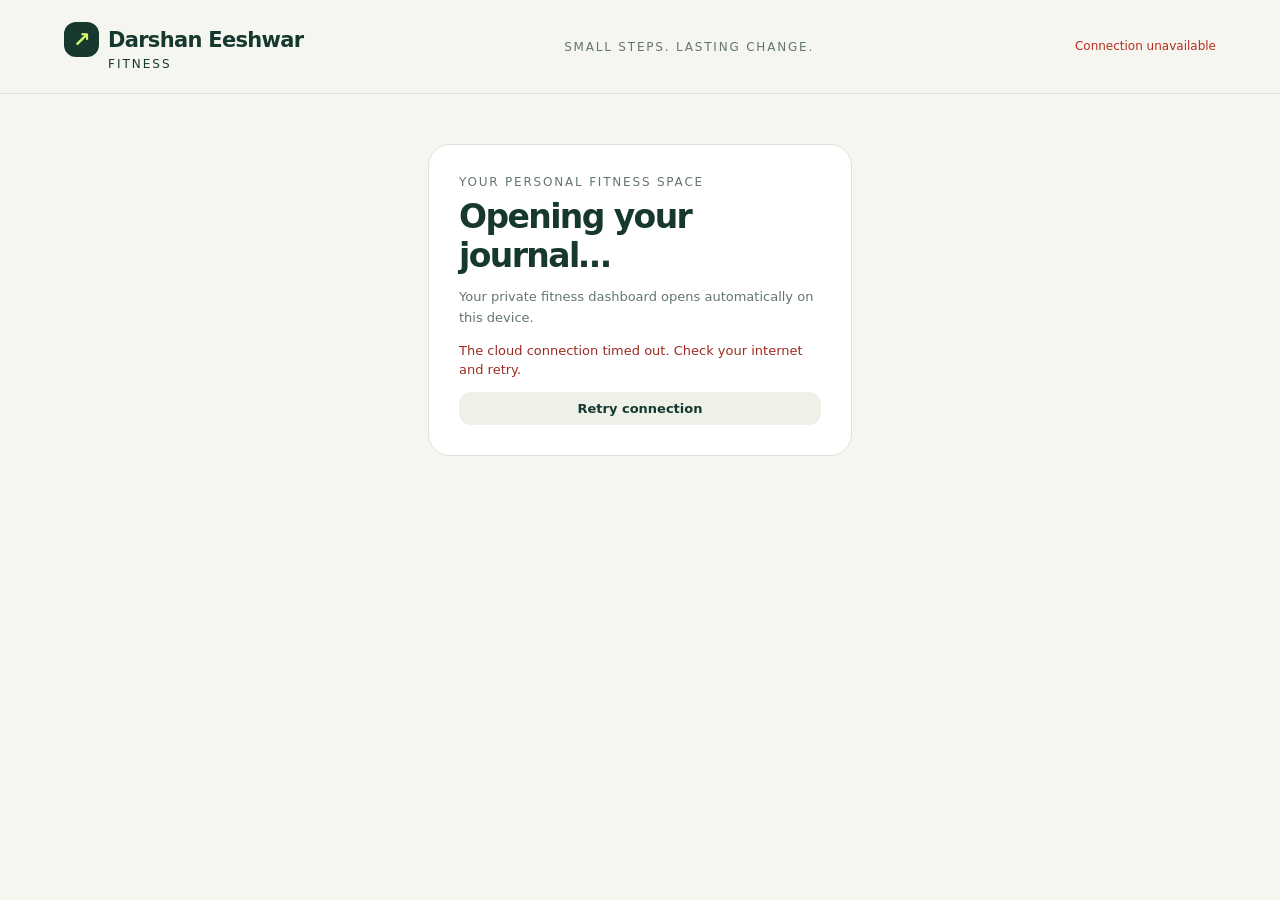
<file: fitness/index.html>
<!doctype html><html lang="en"><head><meta charset="UTF-8"><meta name="viewport" content="width=device-width,initial-scale=1,viewport-fit=cover"><meta http-equiv="Content-Security-Policy" content="default-src 'self'; script-src 'self'; style-src 'self' 'unsafe-inline'; img-src 'self' data:; connect-src https://duehzbkziwvsfnjrcsxp.supabase.co; base-uri 'self'; form-action 'self'"><meta name="theme-color" content="#152b26"><meta name="description" content="A private daily fitness journal for movement, training, hydration and recovery."><title>Darshan Eeshwar Fitness · Your daily journal</title><link rel="manifest" href="./manifest.json"><style>
:root{--bg:#f5f6f0;--ink:#17382e;--muted:#63766e;--line:#dce3d9;--green:#d5f269;--dark:#17382e}*{box-sizing:border-box}body{margin:0;background:var(--bg);color:var(--ink);font:15px system-ui,-apple-system,sans-serif}button,input,select{font:inherit}button,a{touch-action:manipulation}button{cursor:pointer;border:0;border-radius:12px;background:var(--dark);color:white;padding:13px 18px;font-weight:650}button:focus-visible,a:focus-visible{outline:3px solid #e09c43;outline-offset:3px}button.soft{background:#edf1e8;color:var(--ink)}button.small{padding:9px 13px;font-size:13px}header{display:flex;justify-content:space-between;align-items:center;border-bottom:1px solid var(--line);padding:22px 5vw}.brand{font-size:27px;font-weight:800;letter-spacing:-1px}.brand span{display:inline-grid;place-items:center;background:var(--dark);color:var(--green);border-radius:12px;width:35px;height:35px;margin-right:9px}.tag{font-size:12px;text-transform:uppercase;letter-spacing:1.8px;color:var(--muted)}main{max-width:1180px;margin:0 auto;padding:36px 30px 100px}h1{font-size:clamp(28px,4vw,42px);letter-spacing:-1.6px;margin:8px 0}h2{font-size:20px;letter-spacing:-.5px;margin:0 0 17px}h3{margin:0 0 8px;font-size:17px}p{line-height:1.6;color:var(--muted)}.intro{display:flex;justify-content:space-between;align-items:center;margin-bottom:28px}.intro p{margin:7px 0}.chip{border:1px solid var(--line);padding:9px 13px;border-radius:30px;font-size:12px;white-space:nowrap}.grid{display:grid;grid-template-columns:1.4fr 1fr 1fr;gap:18px}.card{border:1px solid var(--line);background:#fff;border-radius:22px;padding:24px}.hero{background:var(--dark);color:white;grid-row:span 2;position:relative;overflow:hidden}.hero p{color:#b7cbbf}.hero .tag{color:#c6d8ca}.ring{width:220px;height:220px;border-radius:50%;margin:32px auto;background:conic-gradient(var(--green) var(--progress,0%),#345145 0);padding:13px}.ringInner{border-radius:50%;background:var(--dark);height:100%;display:flex;flex-direction:column;align-items:center;justify-content:center}.steps{font-size:46px;font-weight:700;letter-spacing:-2px}.ringInner span{color:#c2d1c5;font-size:13px}.hero button{width:100%;background:var(--green);color:var(--dark)}.row{display:flex;justify-content:space-between;align-items:center;gap:12px}.metric{font-size:35px;font-weight:700;letter-spacing:-1px}.unit{font-size:14px;color:var(--muted);font-weight:400;letter-spacing:0}.icon{font-size:22px;background:#eff3e8;border-radius:12px;display:grid;place-items:center;width:42px;height:42px}.water{background:#f0f7f8}.water button{background:#d7e9ea;color:#23484b}.bar{height:7px;background:#e8ede3;border-radius:10px;margin:16px 0;overflow:hidden}.bar div{height:100%;background:#6f993b;max-width:100%;border-radius:10px}.card p{font-size:13px;margin:12px 0}.bottom{display:grid;grid-template-columns:1.4fr 1fr;gap:18px;margin-top:20px}.activity{padding:15px 0;border-bottom:1px solid var(--line)}.activity:last-child{border-bottom:0}.activity small{color:var(--muted)}.activity strong{display:block;margin-bottom:4px}.pill{background:#eaf1dd;padding:5px 9px;border-radius:20px;font-size:12px}.tabs{display:flex;gap:5px;position:fixed;bottom:18px;left:50%;transform:translateX(-50%);background:var(--dark);padding:7px;border-radius:18px;box-shadow:0 10px 40px #14332933;z-index:5}.tabs button{color:#c6d6ca;font-size:13px;padding:12px 20px}.tabs button.active{background:var(--green);color:var(--dark)}.panel[hidden]{display:none}.formgrid{display:grid;grid-template-columns:1fr 1fr;gap:18px}label{display:block;color:var(--muted);font-size:13px}input,select{display:block;width:100%;padding:13px;border:1px solid #cbd8ca;border-radius:10px;margin:6px 0 17px;background:white;color:var(--ink)}dialog{border:1px solid var(--line);border-radius:22px;width:min(92vw,450px);padding:26px;color:var(--ink)}dialog::backdrop{background:#112b2580;backdrop-filter:blur(4px)}.note{font-size:12px;color:var(--muted);line-height:1.6}.notice{background:#edf2e7;border-radius:12px;padding:14px;margin-bottom:20px;font-size:13px;line-height:1.6}.week{display:flex;align-items:end;gap:12px;height:140px;margin-top:22px}.day{flex:1;text-align:center;font-size:11px;color:var(--muted)}.day b{display:block;background:#d2e5bd;border-radius:6px;min-height:3px;margin-bottom:10px}.toast{position:fixed;top:15px;left:50%;transform:translateX(-50%);background:var(--dark);color:white;padding:14px 20px;border-radius:14px;z-index:20;max-width:92vw}.empty{padding:25px 0;color:var(--muted);font-size:14px}.link{color:var(--ink)}@media(max-width:850px){.grid{grid-template-columns:1fr 1fr}.hero{grid-column:span 2;grid-row:auto}.ring{margin:22px auto;width:195px;height:195px}.bottom{grid-template-columns:1fr}.hero p{max-width:550px}.intro{align-items:start}.intro .chip{display:none}}@media(max-width:500px){header{padding:16px 20px}header .tag{display:none}main{padding:26px 16px 100px}.grid{gap:12px}.card{padding:18px;border-radius:18px}.metric{font-size:29px}.card h3{font-size:15px}.formgrid{grid-template-columns:1fr}.tabs{bottom:12px}.tabs button{padding:12px 15px}.intro{margin-bottom:22px}.card .row{gap:5px}.icon{width:34px;height:34px;font-size:18px}}
[hidden]{display:none!important}.authwrap{max-width:460px;margin:50px auto;padding:0 18px}.authwrap .card{padding:30px}.authwrap h1{font-size:33px}.authlinks{display:flex;gap:12px;margin-top:20px}.cloudbar{display:flex;flex-wrap:wrap;gap:8px;align-items:center}.error{color:#9d2b20;font-size:14px;line-height:1.5}.statusError{color:#b72d20}.syncnotice{background:#fff2d6;border:1px solid #ecd9aa;padding:13px;border-radius:12px;margin-bottom:16px}.datepick{max-width:180px;margin:0}.authwrap button{width:100%} .extraGrid{display:grid;grid-template-columns:repeat(3,1fr);gap:16px;margin-top:20px}.statGrid{display:grid;grid-template-columns:repeat(4,1fr);gap:12px;margin:20px 0}.statGrid .card{padding:18px}.timerDigits{font-size:44px;font-variant-numeric:tabular-nums;font-weight:700;margin:16px 0}.timerActions{display:flex;flex-wrap:wrap;gap:8px}.timerActions button{padding:10px 13px}.rating{display:flex;gap:8px;margin:15px 0}.rating button{flex:1;padding:10px}.metricLabel{font-size:12px;color:var(--muted);line-height:1.5}.detailText{font-size:13px;color:var(--muted)}.checkGrid{display:grid;grid-template-columns:1fr 1fr;gap:8px}.checkGrid span{padding:10px;background:#eff3e8;border-radius:10px;font-size:13px}.recordsList .activity{font-size:14px}.featureHeading{margin:30px 0 12px}@media(max-width:800px){.extraGrid{grid-template-columns:1fr 1fr}.statGrid{grid-template-columns:1fr 1fr}}@media(max-width:500px){.extraGrid{grid-template-columns:1fr}.timerDigits{font-size:40px}.statGrid{gap:10px}}  .calendarGrid{display:grid;grid-template-columns:repeat(7,minmax(0,1fr));gap:6px}.calendarGrid button{padding:11px 2px;background:#eff3e8;color:var(--ink);min-height:54px;font-size:14px}.calendarGrid button.selected{outline:2px solid var(--ink)}.calendarGrid button.hasEntries{background:#d5f269}.calendarGrid button small{display:block;font-size:10px}.calendarGrid .weekday{text-align:center;font-size:12px;color:var(--muted);padding:10px 0}.routineExercise{border:1px solid var(--line);border-radius:12px;padding:15px;margin:15px 0}.routineExercise legend{font-weight:650;font-size:14px}.routineFields{display:grid;grid-template-columns:2fr 1fr 1fr 1fr;gap:10px}.routineFields input{min-width:0}.searchFilters{display:grid;grid-template-columns:2fr 1fr 1fr 1fr;gap:12px}.entryActions{display:flex;gap:6px}.entryActions button{padding:8px 10px}.activity>div:first-child{min-width:0;overflow-wrap:anywhere}.restDone{color:#42691d;font-weight:700}@media(max-width:650px){.routineFields{grid-template-columns:1fr 1fr}.searchFilters{grid-template-columns:1fr 1fr}.tabs button{padding:12px 10px;font-size:12px}.calendarGrid{gap:4px}.entryActions{flex-wrap:wrap}}  .brand{color:var(--ink)} .activityOverview{margin:20px 0}.activityLayout{display:grid;grid-template-columns:260px 1fr;gap:28px;align-items:center}.heartSvg{width:100%;max-width:240px;display:block;margin:auto}.activityStats{display:grid;grid-template-columns:repeat(3,1fr);gap:10px}.activityStat{border:1px solid var(--line);padding:20px 12px;border-radius:16px;text-align:center}.activityStat b{display:block;font-size:32px;margin:10px 0}.activityStat span{display:block;font-size:12px;color:var(--muted)}.activityFacts{display:flex;gap:25px;justify-content:space-between;flex-wrap:wrap;border-top:1px solid var(--line);margin-top:20px;padding-top:18px}.hourBars{height:90px;display:flex;gap:3px;align-items:end;margin-top:20px}.hourBars .hour{flex:1;min-width:0;background:#83be47;border-radius:4px 4px 0 0}.hourLabels{display:flex;justify-content:space-between;font-size:11px;color:var(--muted);margin-top:6px}.calendarHeart{width:37px;height:37px;margin:auto}.calendarGrid button{padding:7px 1px;background:white!important;min-height:66px}.deviceCard{background:#edf3e7}.androidLink{display:inline-block;background:#17382e;color:white;border-radius:12px;padding:12px 15px;text-decoration:none;font-weight:650}.activityStatus{font-size:13px;line-height:1.6;color:var(--muted);margin:15px 0}.monthTotals{display:flex;gap:15px;flex-wrap:wrap;font-size:14px;margin:15px 0}.metricGreen{color:#39755b}.metricBlue{color:#b87722}.metricPurple{color:#b75b50}@media(max-width:650px){.activityLayout{grid-template-columns:1fr;gap:12px}.heartSvg{max-width:210px}.activityStat{padding:14px 7px}.activityStat b{font-size:27px}.calendarHeart{width:30px;height:30px}} </style><link rel="stylesheet" href="./watch.css?v=watch1"></head><body><header><a class="brand" href="./" style="text-decoration:none;font-size:21px;letter-spacing:-.7px;max-width:280px"><span>↗</span>Darshan Eeshwar <small style="font-size:12px;display:block;margin-left:44px;font-weight:500;letter-spacing:2px">FITNESS</small></a><div class="tag">Small steps. Lasting change.</div><div class="cloudbar"><span id="cloudStatus" class="note" role="status">Connecting…</span></div></header><section id="authGate" class="authwrap"><article class="card"><div class="tag">YOUR PERSONAL FITNESS SPACE</div><h1>Opening your journal…</h1><p>Your private fitness dashboard opens automatically on this device.</p><p id="authError" class="error" role="alert"></p><button class="soft small" id="authRetry" hidden>Retry connection</button></article></section><main id="appMain" hidden><div id="syncProblem" class="syncnotice" hidden><p id="syncError" role="alert"></p><button class="small" id="retrySync">Retry save</button> <button class="soft small" id="exportPending">Export pending records</button> <button class="soft small" id="reloadCloud">Reload cloud records</button></div><section class="panel" id="today"><div class="intro"><div><div class="tag" id="date"></div><h1>Your daily momentum.</h1><p>A little movement. A little more you.</p></div><label>Journal date<input class="datepick" id="logDate" type="date" required></label></div><div class="notice" id="platform"></div><article class="card deviceCard"><div class="row"><h2>Automatic activity tracking</h2><a id="apkDownload" class="androidLink" href="./downloads/darshan-fitness.apk?v=1.1" download>Download Android APK</a></div><p id="deviceStatus" class="activityStatus">Install the Android companion to count phone steps with the screen locked. Allow Physical activity and step counting starts automatically.</p><div class="timerActions"><button id="nativeStart" hidden>Resume automatic steps</button><button class="soft" id="nativeStop" hidden>Pause automatic steps</button><button class="soft small" id="refreshActivity">Refresh cloud activity</button></div><details><summary>Automatic steps & privacy</summary><p>Darshan Eeshwar Fitness uses your phone’s own step sensor. Counting is enabled by default when the app opens. Android asks for Physical activity permission; notifications show tracking status. No third-party health app is required.</p><p>Carry your phone. Pause in the app or notification at any time; your choice is remembered. Reopening the app resumes enabled tracking after permission approval. Android battery settings, force-stop and reboot can interrupt tracking. Open the app again if counting is interrupted. Steps before the initial sensor baseline are not backfilled.</p><p>Phone steps sync to your private account. Multiple phones use the highest daily count; manual entries add extra steps. Distance is estimated using your stride length. Calories and active time use your recorded values and workouts. Physical-phone testing is still required for this test APK.</p></details></article><article class="card activityOverview"><div class="row"><h2>Daily momentum</h2><div class="timerActions"><button id="activityPrev" class="soft small" aria-label="Previous activity day">←</button><button id="activityNext" class="soft small" aria-label="Next activity day">→</button></div></div><div class="activityLayout"><div id="dailyHeart"></div><div><div class="activityStats"><div class="activityStat"><strong class="metricGreen">Steps</strong><b id="activitySteps">0</b><span id="activityStepTarget"></span></div><div class="activityStat"><strong class="metricBlue">Active time</strong><b id="activityMinutes">0</b><span id="activityMinuteTarget"></span></div><div class="activityStat"><strong class="metricPurple">Activity calories</strong><b id="activityCalories">—</b><span id="activityCalorieTarget"></span></div></div><div class="activityFacts"><span>Total burned calories <b id="totalBurned">—</b></span><span>Distance while active <b id="activeDistance">0.00 km</b></span></div><p id="activitySource" class="note"></p><div class="timerActions"><button class="soft small" data-log="activeMinutes">Log daily active time</button><button class="soft small" data-log="activeCalories">Log activity calories</button><button class="soft small" data-log="totalCalories">Log total burned calories</button></div></div></div><h3 style="margin-top:25px">Hourly steps</h3><p id="mostActive" class="note"></p><div id="hourlySteps" class="hourBars" aria-label="Steps by hour"></div><div class="hourLabels"><span>12 AM</span><span>6 AM</span><span>12 PM</span><span>6 PM</span><span>11 PM</span></div></article><div class="grid"><article class="card hero"><div class="row"><h3>Make your next step count</h3><span>↗</span></div><div class="tag">DAILY MOVEMENT</div><div class="ring" id="ring"><div class="ringInner"><div class="steps" id="steps">0</div><span id="stepGoal">of 8,000 steps</span></div></div><div class="row"><span id="distance">0.00 km estimated</span><span id="stepSource">Manual log</span></div><p id="sensorStatus">Start where you are. Your progress begins with the first step.</p><button id="track">Log steps</button><button data-log="steps" style="margin-top:8px;background:#345145;color:white">+ Manual steps</button><button id="stop" style="margin-top:8px;background:#345145;color:white" hidden>Stop background tracking</button></article><article class="card water"><div class="row"><h3>Hydration</h3><span class="icon">◉</span></div><div class="metric"><span id="water">0</span> <span class="unit">/ <span id="waterGoal">2,500</span> ml</span></div><div class="bar"><div id="waterBar"></div></div><button class="small" id="addWater">+ 250 ml</button><button class="soft small" id="undoWater">Undo</button><p>One glass at a time.</p></article><article class="card"><div class="row"><h3>Training</h3><span class="icon">↗</span></div><div class="metric"><span id="minutes">0</span> <span class="unit">min</span></div><p id="workoutCount">No workouts logged today</p><button class="soft small" data-log="workout">+ Log workout</button></article><article class="card"><div class="row"><h3>Rest & recover</h3><span class="icon">☾</span></div><div class="metric"><span id="sleep">—</span> <span class="unit">hours</span></div><p>Last night's sleep · manual entry</p><button class="soft small" data-log="sleep">Log sleep</button></article><article class="card"><div class="row"><h3>Food journal</h3><span class="icon">◌</span></div><div class="metric"><span id="calories">0</span> <span class="unit">kcal logged</span></div><p>Food energy you enter</p><button class="soft small" data-log="meal">+ Add meal</button></article></div><h2 class="featureHeading">Train, recover & reflect</h2><div class="extraGrid"><article class="card"><h3>Workout stopwatch</h3><label>Activity<select id="timerActivity"><option>Walking</option><option>Running</option><option>Cycling</option><option>Strength training</option><option>Yoga</option><option>Other workout</option></select></label><div class="timerDigits" id="timerDisplay" role="timer" aria-label="Workout elapsed time">00:00</div><div class="timerActions"><button id="timerStart">Start</button><button class="soft" id="timerReset">Reset</button><button class="soft" id="timerSave">Save workout</button></div><p id="timerHint">Uses elapsed time, including when this tab is in the background. No sensor tracking.</p></article><article class="card"><div class="row"><h3>Strength log</h3><span class="icon">↗</span></div><div class="metric"><span id="strengthSets">0</span> <span class="unit">sets today</span></div><p>Record an exercise, sets, reps and load.</p><button class="soft small" data-log="strength">+ Log sets & reps</button><p class="note">These sets do not add workout minutes. Use the timer or a workout entry for duration.</p></article><article class="card"><div class="row"><h3>Protein</h3><span class="icon">◌</span></div><div class="metric"><span id="protein">0</span> <span class="unit">/ <span id="proteinGoal">100</span> g</span></div><div class="bar"><div id="proteinBar"></div></div><button class="soft small" data-log="protein">+ Log protein</button><p>Enter grams from your food label or estimate.</p></article><article class="card"><h3>Mood & energy</h3><p id="wellbeing">No check-in yet.</p><div class="timerActions"><button class="soft small" data-log="mood">Log mood</button><button class="soft small" data-log="energy">Log energy</button></div><p class="note">Self-rating: 1 is low, 5 is high.</p></article><article class="card"><h3>Body measurements</h3><p id="measurementLatest">Track waist, chest, hips or arms in centimetres.</p><button class="soft small" data-log="measurement">+ Add measurement</button><p class="note">Use the same method each time for a useful comparison.</p></article><article class="card"><h3>Daily reflection</h3><p id="reflection">How did training and recovery feel?</p><button class="soft small" data-log="note">+ Add note</button><p class="note">Capture what worked and what to adjust next time.</p></article></div><article class="card" style="margin-top:20px"><h2>Daily goal checklist</h2><div class="checkGrid" id="goalChecklist"></div></article><div class="bottom"><article class="card"><div class="row"><h2>Your daily journal</h2><span class="pill">TODAY</span></div><div id="journal"></div></article><article class="card"><div class="row"><h2>Your weight journey</h2><span class="icon">⚑</span></div><div class="metric"><span id="weight">—</span> <span class="unit">kg</span></div><p id="weightHint">Add a weigh-in to begin.</p><div class="bar"><div id="weightBar"></div></div><button class="soft small" data-log="weight">+ Weigh in</button><p class="note">Consistency matters more than a single number.</p></article></div></section><section class="panel" id="progress" hidden><div class="tag">THE BIGGER PICTURE</div><h1>Progress, at your pace.</h1><p>Your last seven days, based on saved entries.</p><div class="statGrid"><article class="card"><div class="tag">Training</div><div class="metric" id="weeklyMinutes">0</div><div class="metricLabel">workout minutes</div></article><article class="card"><div class="tag">Consistency</div><div class="metric" id="weeklyDays">0 / 3</div><div class="metricLabel">training days / weekly goal</div></article><article class="card"><div class="tag">Hydration</div><div class="metric" id="weeklyWater">0</div><div class="metricLabel">days meeting your water goal</div></article><article class="card"><div class="tag">Sleep</div><div class="metric" id="weeklySleep">—</div><div class="metricLabel">average hours on logged nights</div></article></div><article class="card" style="margin-bottom:20px"><div class="row"><h2>Activity calendar</h2><div class="timerActions"><button class="soft small" id="calendarPrev" aria-label="Previous month">←</button><button class="soft small" id="calendarNext" aria-label="Next month">→</button></div></div><h3 id="calendarMonth"></h3><div id="activityMonthTotals" class="monthTotals"></div><div id="calendarGrid" class="calendarGrid"></div><p class="note">Choose a heart to open that day. Its rings show steps, active time and activity-calorie progress.</p><div id="calendarSummary" class="detailText"></div></article><article class="card"><h2>Personal exercise records</h2><p class="note">Highest logged load for each exercise. Reps and sets are shown for context; this is not a one-rep-max estimate.</p><div id="personalRecords" class="recordsList"></div></article><div class="bottom"><article class="card"><h2>Steps this week</h2><div class="week" id="week"></div><p id="weekTotal"></p></article><article class="card"><h2>Weight history</h2><div id="weights"></div></article></div><article class="card" style="margin-top:20px"><h2>Find journal entries</h2><div class="searchFilters"><label>Search<input id="journalSearch" type="search" placeholder="Exercise, meal or note"></label><label>Category<select id="journalType"><option value="">All categories</option><option value="workout">Workouts</option><option value="strength">Strength</option><option value="steps">Steps</option><option value="water">Water</option><option value="meal">Meals</option><option value="protein">Protein</option><option value="sleep">Sleep</option><option value="weight">Weight</option><option value="measurement">Measurements</option><option value="mood">Mood</option><option value="energy">Energy</option><option value="note">Reflections</option></select></label><label>From date<input id="searchFrom" type="date"></label><label>To date<input id="searchTo" type="date"></label></div><p id="searchCount" class="note"></p><div id="searchResults"></div><button class="soft small" id="searchMore" hidden>Show more entries</button><h2 style="margin-top:25px">Daily totals</h2><div id="history"></div></article></section><section class="panel" id="training" hidden><div class="tag">YOUR TRAINING TOOLKIT</div><h1>Make training repeatable.</h1><p>Create your own routines, log completed sessions and time your rest.</p><div class="bottom"><article class="card"><h2>My workout routines</h2><p class="note">Routines are templates. Log one only after you complete it; you can edit the resulting journal entries.</p><div id="routineList"></div></article><article class="card"><h2>Rest countdown</h2><label>Rest duration (seconds)<input id="restSeconds" type="number" min="10" max="900" value="60"></label><div class="timerActions"><button class="soft small" data-rest="30">30s</button><button class="soft small" data-rest="60">60s</button><button class="soft small" data-rest="90">90s</button><button class="soft small" data-rest="120">120s</button></div><div id="restDisplay" class="timerDigits" role="timer" aria-label="Rest time remaining">01:00</div><div class="timerActions"><button id="restStart">Start rest</button><button class="soft" id="restReset">Reset rest</button></div><p id="restMessage" role="status">A visual countdown while this page is open. No background notification is sent.</p></article></div><article class="card" style="margin-top:20px"><h2 id="routineHeading">Build a workout routine</h2><form id="routineForm"><label>Routine name<input id="routineName" maxlength="60" placeholder="e.g. Upper body day" required></label><div id="routineExercises"></div><div class="timerActions"><button type="button" class="soft" id="routineAdd">+ Add exercise</button><button>Save routine</button><button type="button" class="soft" id="routineCancel" hidden>Cancel edit</button></div><p class="note">Up to 20 exercises per routine. Choose exercises and loads appropriate for you.</p></form></article></section><section class="panel" id="watch" hidden><div class="watchHeader"><div><div class="tag">YOUR WATCH COMPANION</div><h1>A clearer view of your day.</h1><p>Fastrack readings, daily rings and tools for movement and recovery.</p></div><span class="chip">Fastrack</span></div><div class="notice">Automatic Fastrack sync is not connected. Enter readings from your watch or its companion app below. Bluetooth heart rate works only with devices that expose the standard heart-rate service. Calls, watch notifications, watch faces and firmware stay in your watch’s official app.</div><label>Watch journal date<input id="watchLogDate" type="date" class="datepick"></label><article class="card watchFace"><div><div class="tag" id="watchDateLabel"></div><div class="watchTime" id="watchClock">—</div><p id="watchSelectedDate"></p><div class="watchValues"><div><b id="watchSteps">0</b><small>steps</small></div><div><b id="watchMinutes">0</b><small>active minutes</small></div><div><b id="watchCalories">—</b><small>activity kcal</small></div></div></div><div class="watchRings" id="watchRings"></div></article><div class="watchHealth" id="watchHealth"></div><div class="watchTools"><article class="card"><h2>Sleep breakdown</h2><div class="metric"><span id="watchSleepTotal">—</span> <span class="unit">hours</span></div><div class="watchSleep" id="watchSleepBar"></div><p id="watchSleepText">Add sleep readings from your watch. No sleep stages are inferred.</p></article><article class="card"><h2>Daily movement</h2><p id="watchMovement"></p><div class="timerActions"><button class="soft small" data-log="water">Log water</button><button class="soft small" data-log="workout">Log workout</button><button class="soft small" data-tab="training">Workout & rest timers</button><button class="soft small" data-tab="settings">Edit daily goals</button></div><p class="note">A watch daily step total replaces the phone total for that day. Extra manual steps still add to that total; avoid logging the same steps twice.</p></article></div><article class="card"><h2 id="watchFormTitle">Record watch readings</h2><p class="note">Saves to the Watch journal date selected above. Leave unavailable values blank. Daily totals replace earlier watch totals; they are not added together.</p><form id="watchReadingForm"><div class="formgrid"><label>Watch model<input id="watchModel" maxlength="60" placeholder="e.g. Fastrack Revoltt FS1" value="Fastrack" required></label><label>Reading time<input id="watchReadingTime" type="time" required></label></div><div class="watchFields" id="watchReadingFields"></div><p id="watchFormError" class="error" role="status"></p><div class="watchFormActions"><button>Save watch readings</button><button type="button" class="soft" id="watchCancelEdit" hidden>Cancel edit</button></div></form><p class="note">These are watch-reported wellness records. The website does not measure SpO₂, stress or temperature.</p></article><div class="watchTools"><article class="card"><h2>Bluetooth heart-rate sensor</h2><p id="watchBluetoothStatus" role="status">Not connected. No live readings.</p><div class="metric"><span id="watchLiveHr">—</span> <span class="unit">bpm live</span></div><p id="watchBattery" class="note"></p><button id="watchConnect">Connect compatible sensor</button><button class="soft" id="watchDisconnect" disabled>Disconnect</button><button class="soft" id="watchSaveHr" disabled>Save latest reading</button><p class="note">Open in Chrome on Android for supported Bluetooth access. Fastrack support depends on the exact model. This does not sync watch history. Live readings stop being current after 30 seconds without a sample.</p></article><article class="card"><h2>A minute to breathe</h2><p>Follow a gentle 4-second inhale and 6-second exhale for six cycles.</p><div class="breathOrb" id="watchBreathOrb">Ready</div><p id="watchBreathStatus" role="status">1 minute · stop whenever you want.</p><button id="watchBreathStart">Start breathing</button><button class="soft" id="watchBreathStop" disabled>Stop</button><p class="note">A visual guide while this page is visible. Use a comfortable rhythm.</p></article></div><article class="card"><h2>Outdoor workout · phone GPS</h2><p>Track a walk, run or ride while this page stays open and visible. Allow location access when starting.</p><label>Activity<select id="watchGpsType"><option>Walking</option><option>Running</option><option>Cycling</option><option>Hiking</option></select></label><div class="watchGps" id="watchGpsStats">00:00 · 0.00 km</div><p id="watchGpsStatus" role="status">Not tracking. GPS distance is separate from daily watch distance.</p><div class="timerActions"><button id="watchGpsStart">Start GPS workout</button><button class="soft" id="watchGpsPause" disabled>Pause</button><button class="soft" id="watchGpsSave" disabled>Finish & save</button><button class="soft" id="watchGpsDiscard" disabled>Discard</button></div><p class="note">Tracking pauses when this page is hidden. This browser feature cannot guarantee tracking with a locked screen. Coordinates are used in memory to calculate distance; only duration and distance are saved. A refresh discards the current session.</p></article><article class="card" style="margin-top:20px"><div class="row"><h2>Watch reading history</h2><button class="soft small" id="watchExport">Export readings CSV</button></div><p class="note" id="watchHistoryHint"></p><div id="watchHistory"></div></article></section><section class="panel" id="settings" hidden><div class="tag">MAKE IT YOURS</div><h1>Your goals. Your data.</h1><p>Choose your own targets. Daily records save to your private account.</p><div class="bottom"><article class="card"><h2>Daily goals</h2><form id="goals"><div class="formgrid"><label>Step goal<input name="steps" type="number" min="100" max="100000" required></label><label>Water goal (ml)<input name="water" type="number" min="250" max="10000" step="50" required></label><label>Daily active time goal (minutes)<input name="activeMinutes" type="number" min="1" max="1440" required></label><label>Activity calorie goal (kcal)<input name="activeCalories" type="number" min="50" max="10000" required></label><label>Protein goal (g)<input name="protein" type="number" min="20" max="300" required></label><label>Sleep goal (hours)<input name="sleep" type="number" min="1" max="16" step="0.25" required></label><label>Training days per week<input name="weeklyWorkouts" type="number" min="1" max="7" required></label><label>Starting weight (kg)<input name="start" type="number" min="20" max="400" step="0.1" required></label><label>Goal weight (kg)<input name="target" type="number" min="20" max="400" step="0.1" required></label><label>Stride length (metres)<input name="stride" type="number" min="0.2" max="1.5" step="0.01" required></label></div><button>Save goals</button></form></article><article class="card"><h2>Account & privacy</h2><p><b>No login required.</b></p><p>Daily records and goals are stored in a private cloud journal linked to this device. The save indicator confirms when changes reach the server. Clearing this site’s browser data creates a new journal, so export backups regularly.</p><p>The Android app counts steps using your phone sensor and syncs them to this device journal. The browser displays synced data and supports manual logs. Fastrack readings can be entered in the Watch tab; compatible Bluetooth sensors can supply heart rate. Sleep, water and food are otherwise manual. Phone distance is estimated from steps and your stride length. JSON backups include the manual journal and routines; automatic activity remains in the backend.</p><button class="soft small" id="export">Export JSON backup</button><button class="soft small" id="exportCsv">Export daily totals CSV</button><button class="soft small" id="migrateLocal">Import previous browser records</button><label style="margin-top:20px">Restore a fitness backup<input type="file" id="import" accept="application/json,.json"></label><button class="soft small" id="erase">Clear manual journal records</button><p class="note">Export a backup before clearing or restoring. Backups contain your fitness records; keep them private. The journal is not a medical device. <a href="../index.html">Dimple Enterprises home</a></p></article></div></section></main><nav id="appNav" hidden class="tabs" aria-label="Main navigation"><button class="active" data-tab="today">◉ Today</button><button data-tab="training">↗ Train</button><button data-tab="progress">▦ Progress</button><button data-tab="watch">◷ Watch</button><button data-tab="settings">⚙ Settings</button></nav><dialog id="entry"><form id="entryForm"><div class="row"><h2 id="entryTitle">Log</h2><button type="button" class="soft small" id="close">✕</button></div><div id="fields"></div><div class="row"><button>Save entry</button><button type="button" class="soft" id="cancel">Cancel</button></div></form></dialog><dialog id="routineRunDialog"><form id="routineRunForm"><h2>Log completed routine</h2><p id="routineRunLabel"></p><label>Actual workout minutes (optional)<input id="routineMinutes" type="number" min="1" max="600" placeholder="Leave blank to log sets only"></label><p class="note">This logs the routine's sets and reps as completed. Adjust individual entries afterwards if needed.</p><div class="timerActions"><button>Log completed routine</button><button class="soft" id="routineRunCancel" type="button">Cancel</button></div></form></dialog><div id="toast" class="toast" role="status" hidden></div><script src="./watch-core.js?v=device-login-free-2"></script><script src="./app.js?v=device-login-free-2"></script><script src="./watch.js?v=device-login-free-2"></script></body></html>
</file>
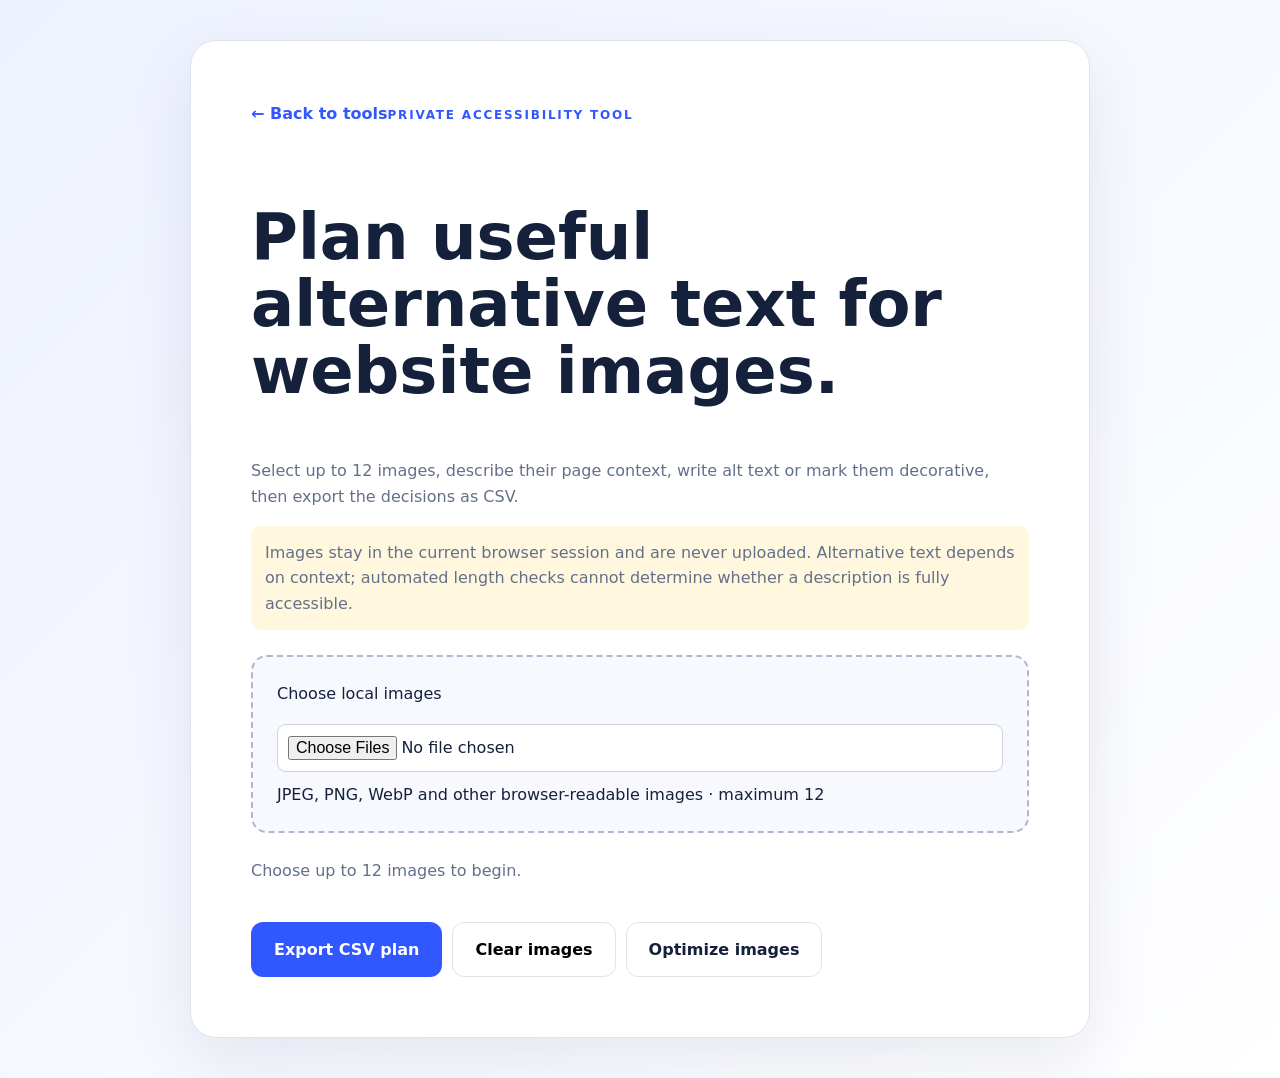
<file: alt-text-planner.html>
<!doctype html><html lang="en"><head><meta charset="utf-8"><meta name="viewport" content="width=device-width,initial-scale=1"><meta name="theme-color" content="#0b1739"><link rel="icon" href="favicon.svg" type="image/svg+xml"><link rel="stylesheet" href="css/site.css"><title>Private Image Alt-Text Planner | Dimple Enterprises</title><meta name="description" content="Preview local images, plan context-aware alternative text and export an accessibility implementation CSV."><link rel="canonical" href="https://darshan-eeshwar.github.io/alt-text-planner.html"></head><body><main class="page-shell"><article class="page-card"><a class="home-link" href="tools.html">← Back to tools</a><span class="eyebrow">Private accessibility tool</span><h1>Plan useful alternative text for website images.</h1><p>Select up to 12 images, describe their page context, write alt text or mark them decorative, then export the decisions as CSV.</p><p class="helper-note">Images stay in the current browser session and are never uploaded. Alternative text depends on context; automated length checks cannot determine whether a description is fully accessible.</p><label class="alt-upload">Choose local images<input id="alt-files" type="file" accept="image/*" multiple><span>JPEG, PNG, WebP and other browser-readable images · maximum 12</span></label><p id="alt-summary" class="alt-summary" role="status">Choose up to 12 images to begin.</p><section id="alt-list" class="alt-list"></section><div class="alt-actions"><button id="export-alt" class="btn primary" type="button" disabled>Export CSV plan</button><button id="clear-alt" class="btn secondary" type="button">Clear images</button><a class="btn secondary" href="image-optimizer.html">Optimize images</a></div></article></main><script src="js/site.js" defer></script></body></html>
</file>
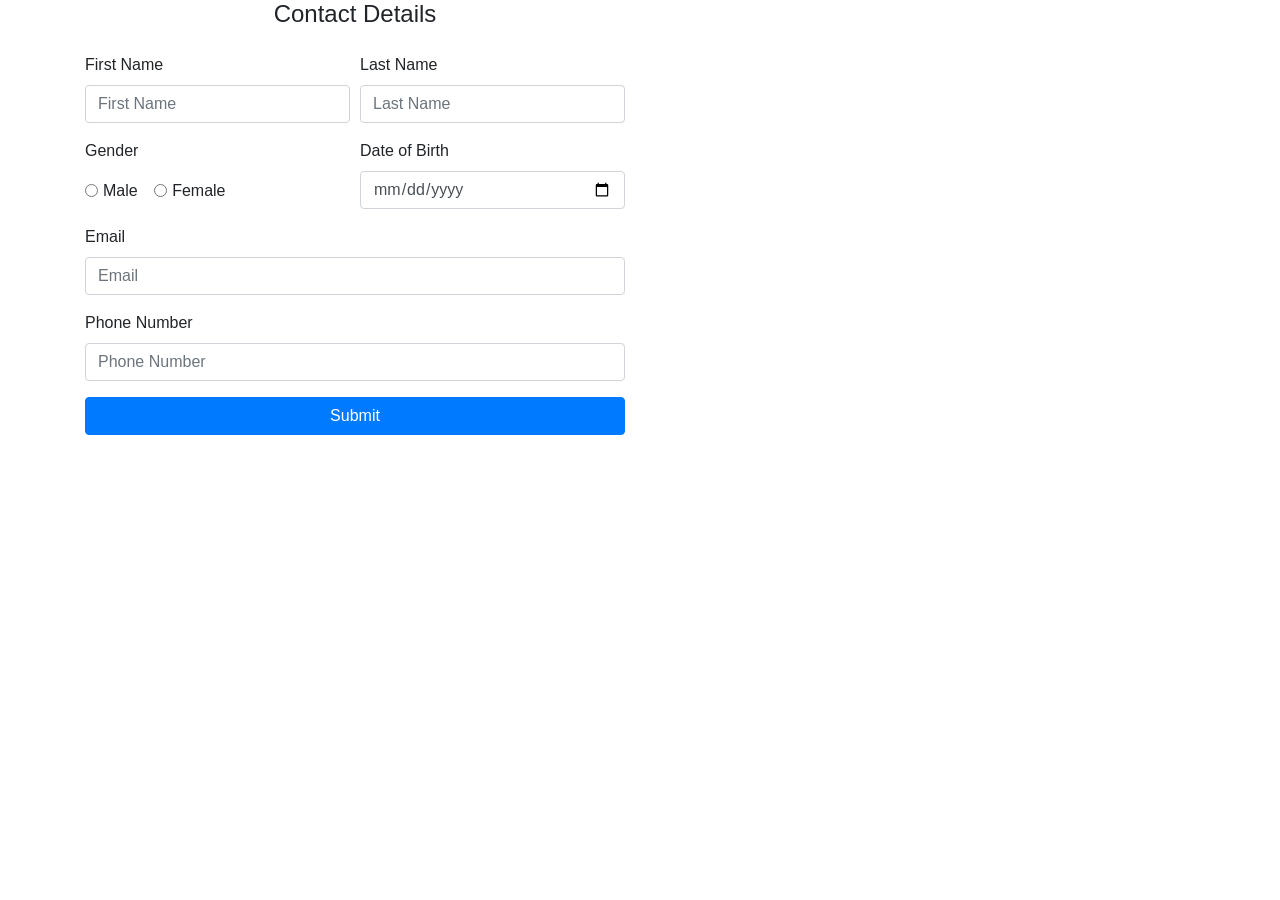
<file: appoinment.html>
<!DOCTYPE html>
<html>
  <head>
  
    <link rel="stylesheet" href="https://cdn.jsdelivr.net/npm/bootstrap@4.5.3/dist/css/bootstrap.min.css"
 integrity="sha384-TX8t27EcRE3e/ihU7zmQxVncDAy5uIKz4rEkgIXeMed4M0jlfIDPvg6uqKI2xXr2" 
crossorigin="anonymous">
  </head>
  
  <body>
    <div class="container">
            <div class="row">
                <div class="col-6">
                    <form id="myForm" onsubmit="handleFormSubmit(this)">
                        <p class="h4 mb-4 text-center">Contact Details</p>

                        <div class="form-row">
                            <div class="form-group col-md-6">
                                <label for="first_name">First Name</label>
                                <input type="text" class="form-control" id="first_name" name="first_name" placeholder="First Name">
                            </div>
                            <div class="form-group col-md-6">
                                <label for="last_name">Last Name</label>
                                <input type="text" class="form-control" id="last_name" name="last_name" placeholder="Last Name">
                            </div>
                        </div>

                        <div class="form-row">
                            <div class="form-group col-md-6">
                                <p>Gender</p>
                                <div class="form-check form-check-inline">
                                    <input class="form-check-input" type="radio" name="gender" id="male" value="male">
                                    <label class="form-check-label" for="male">Male</label>
                                </div>
                                <div class="form-check form-check-inline">
                                    <input class="form-check-input" type="radio" name="gender" id="female" value="female">
                                    <label class="form-check-label" for="female">Female</label>
                                </div>
                            </div>
                            <div class="form-group col-md-6">
                                <label for="dateOfBirth">Date of Birth</label>
                                <input type="date" class="form-control" id="dateOfBirth" name="dateOfBirth">
                            </div>
                        </div>

                        <div class="form-group">
                            <label for="email">Email</label>
                            <input type="email" class="form-control" id="email" name="email" placeholder="Email">
                        </div>

                        <div class="form-group">
                            <label for="phone">Phone Number</label>
                            <input type="tel" class="form-control" id="phone" name="phone" placeholder="Phone Number">
                        </div>

                        <button type="submit" class="btn btn-primary btn-block">Submit</button>
                    </form>
                    <div id="output"></div>
                </div>
            </div>      
        </div>
  </body>
</html>
</file>
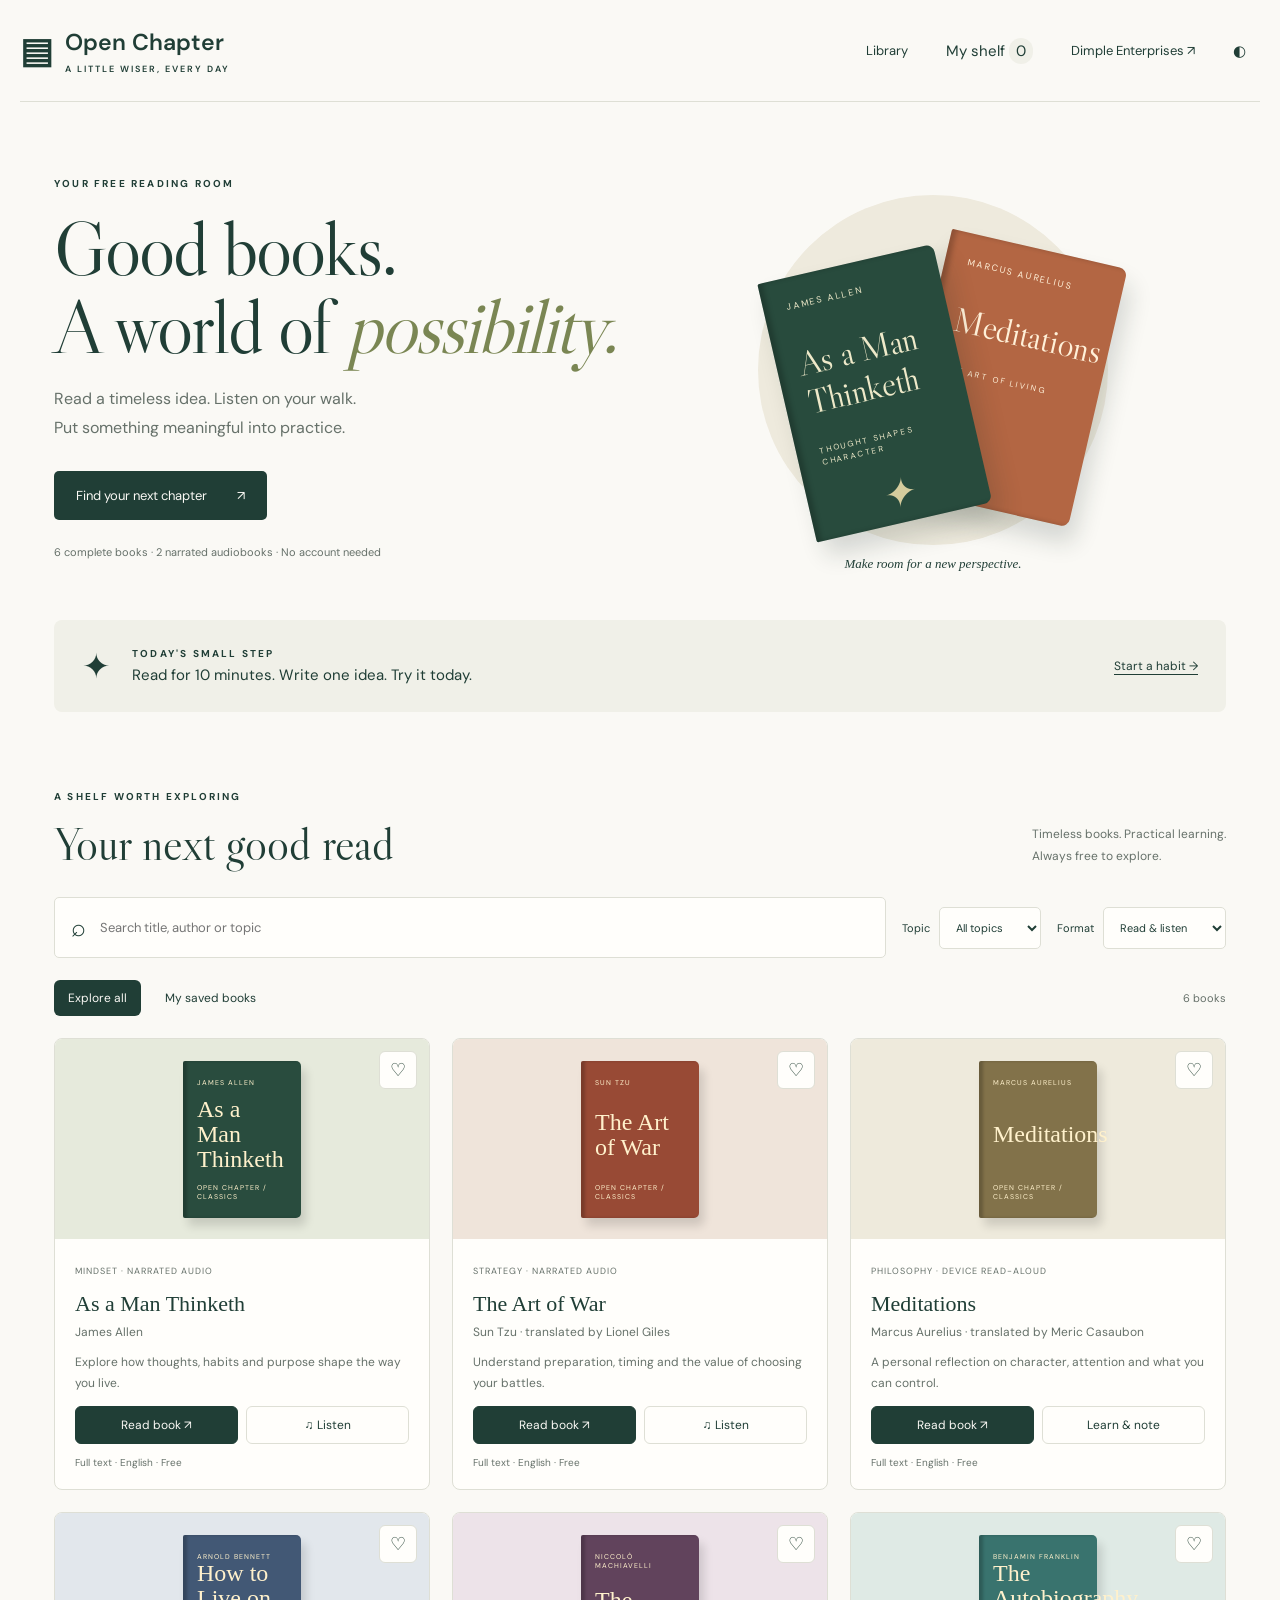
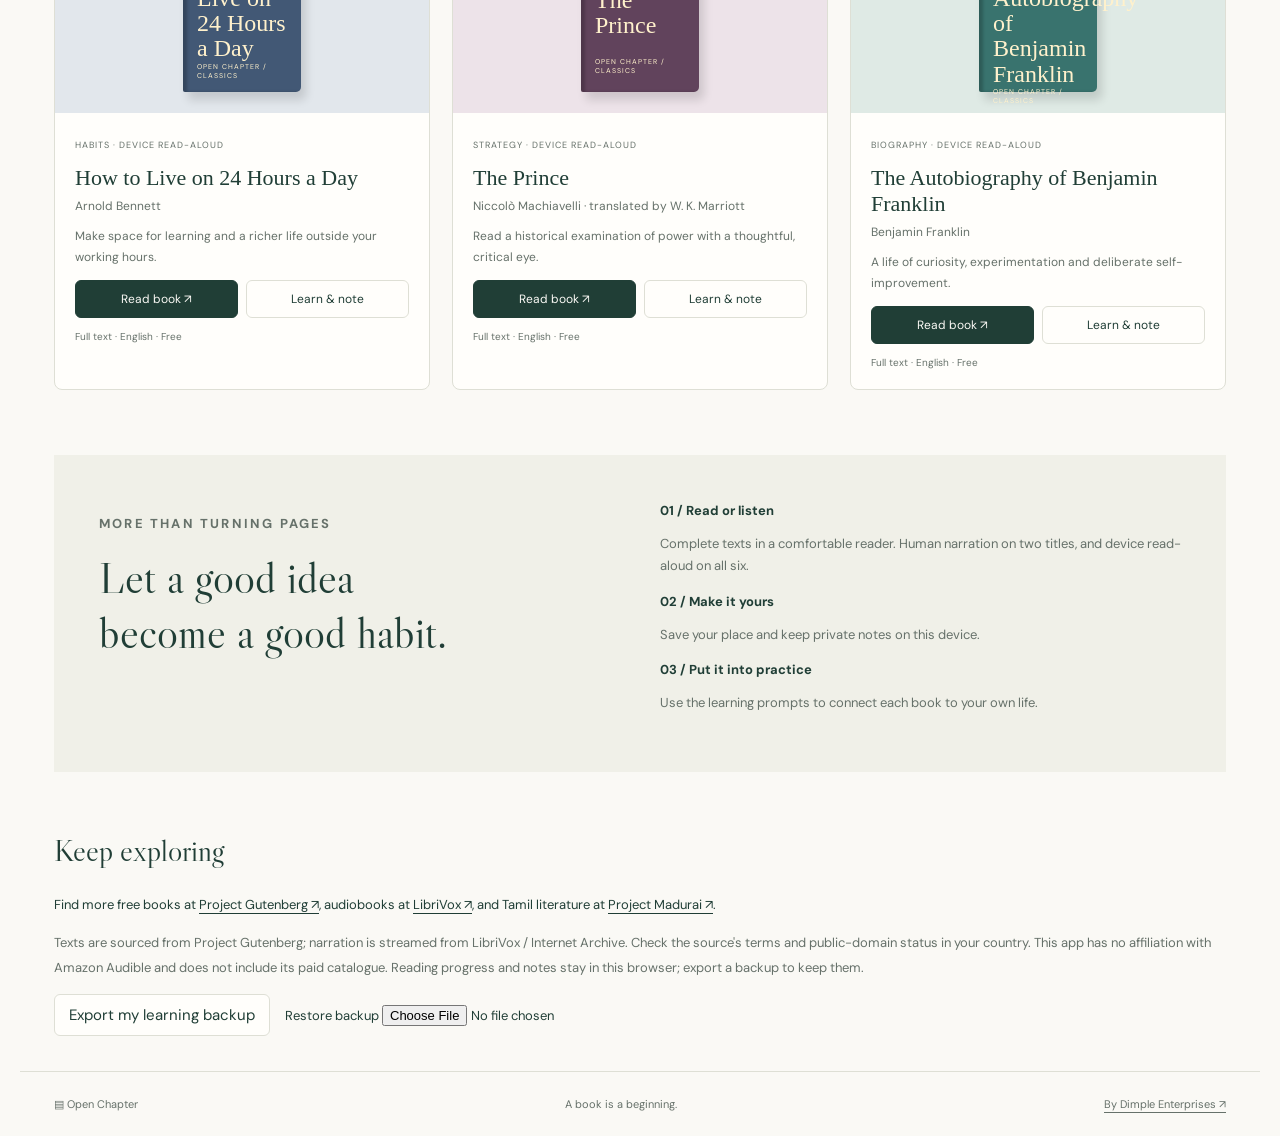
<file: book-learning.html>
<!doctype html><html lang="en"><head><meta charset="utf-8"><meta name="viewport" content="width=device-width,initial-scale=1"><title>Open Chapter · Read, listen, grow</title><meta name="description" content="Your free reading room. Read six complete classics, listen to narrated audiobooks, and turn ideas into daily practice."><meta name="theme-color" content="#203e36"><link rel="manifest" href="books/manifest.webmanifest"><link rel="icon" href="books/icon.svg" type="image/svg+xml"><link rel="stylesheet" href="books/app.css"></head><body><a class="skip" href="#library">Skip to library</a><header><a class="brand" href="book-learning.html"><span class="logo">▤</span><span>Open Chapter<small>A LITTLE WISER, EVERY DAY</small></span></a><nav aria-label="Main"><a href="#library">Library</a><button id="shelfNav">My shelf <span id="shelfCount">0</span></button><a href="index.html">Dimple Enterprises ↗</a><button id="theme" aria-label="Toggle dark theme">◐</button></nav></header><main><section class="hero"><div><p class="eyebrow">YOUR FREE READING ROOM</p><h1>Good books.<br>A world of <em>possibility.</em></h1><p class="intro">Read a timeless idea. Listen on your walk.<br>Put something meaningful into practice.</p><a class="primary" href="#library">Find your next chapter <span>↗</span></a><p class="fine">6 complete books · 2 narrated audiobooks · No account needed</p></div><div class="hero-art" aria-hidden="true"><span class="orb"></span><div class="book back">MARCUS AURELIUS<br><strong>Meditations</strong><span>THE ART OF LIVING</span></div><div class="book front">JAMES ALLEN<br><strong>As a Man<br>Thinketh</strong><span>THOUGHT SHAPES CHARACTER</span><i>✦</i></div><span class="art-note">Make room for a new perspective.</span></div></section><section class="daily"><span>✦</span><div><p class="eyebrow">TODAY'S SMALL STEP</p><p>Read for 10 minutes. Write one idea. Try it today.</p></div><a href="#library">Start a habit →</a></section><section id="library"><div class="section-head"><div><p class="eyebrow">A SHELF WORTH EXPLORING</p><h2>Your next good read</h2></div><p>Timeless books. Practical learning.<br>Always free to explore.</p></div><div class="filters"><label class="search">⌕ <input id="search" type="search" placeholder="Search title, author or topic" aria-label="Search books"></label><label>Topic <select id="category"><option>All topics</option><option>Mindset</option><option>Strategy</option><option>Philosophy</option><option>Habits</option><option>Biography</option></select></label><label>Format <select id="format"><option value="all">Read & listen</option><option value="audio">Narrated audio</option></select></label></div><div class="tabs" role="group" aria-label="Shelf filter"><button id="allTab" class="selected" aria-pressed="true">Explore all</button><button id="savedTab" aria-pressed="false">My saved books</button><span id="resultCount" aria-live="polite"></span></div><div id="grid" class="grid"></div><p id="empty" hidden>No books match. Try a different search or save a book to your shelf.</p></section><section class="how"><div><p class="eyebrow">MORE THAN TURNING PAGES</p><h2>Let a good idea<br>become a good habit.</h2></div><div><b>01 / Read or listen</b><p>Complete texts in a comfortable reader. Human narration on two titles, and device read-aloud on all six.</p><b>02 / Make it yours</b><p>Save your place and keep private notes on this device.</p><b>03 / Put it into practice</b><p>Use the learning prompts to connect each book to your own life.</p></div></section><section class="sources"><h2>Keep exploring</h2><p>Find more free books at <a href="https://www.gutenberg.org/" target="_blank" rel="noopener">Project Gutenberg ↗</a>, audiobooks at <a href="https://librivox.org/" target="_blank" rel="noopener">LibriVox ↗</a>, and Tamil literature at <a href="https://www.projectmadurai.org/" target="_blank" rel="noopener">Project Madurai ↗</a>.</p><p class="fine">Texts are sourced from Project Gutenberg; narration is streamed from LibriVox / Internet Archive. Check the source's terms and public-domain status in your country. This app has no affiliation with Amazon Audible and does not include its paid catalogue. Reading progress and notes stay in this browser; export a backup to keep them.</p><button id="export">Export my learning backup</button><label class="import">Restore backup <input id="import" type="file" accept="application/json"></label></section></main><footer><span>▤ Open Chapter</span><span>A book is a beginning.</span><a href="index.html">By Dimple Enterprises ↗</a></footer><div id="toast" role="status" aria-live="polite"></div><dialog id="reader"><div class="reader-top"><div><small id="readerAuthor"></small><h2 id="readerTitle"></h2></div><button id="closeReader" aria-label="Close reader">✕</button></div><div class="reader-controls"><label>Text size <input id="size" type="range" min="16" max="28" value="19"></label><button id="speak">Read this page aloud</button><button id="pauseSpeech">Pause / resume</button><button id="stopSpeech">Stop voice</button></div><div class="reader-layout"><article><p id="loading" role="status"></p><div id="text" tabindex="0"></div><div class="pagination"><button id="prev">← Previous</button><label>Page <input id="pageJump" type="number" min="1" value="1" aria-label="Jump to page"> <span id="pages"></span></label><button id="next">Next →</button></div><label class="complete"><input id="done" type="checkbox"> I finished this book</label><p class="fine">Source: <a id="source" target="_blank" rel="noopener">Project Gutenberg edition ↗</a> · <a href="books/LICENSE-GUTENBERG.txt" target="_blank" rel="noopener">License and terms ↗</a></p></article><aside><p class="eyebrow">LISTEN & LEARN</p><h3>Narrated audiobook</h3><div id="audioPanel"><label>Chapter <select id="tracks"></select></label><audio id="audio" controls preload="none"></audio><label>Speed <select id="speed"><option value="0.75">0.75×</option><option value="1" selected>1×</option><option value="1.25">1.25×</option><option value="1.5">1.5×</option><option value="2">2×</option></select></label><p class="fine" id="audioCredit"></p><p id="audioError" role="status"></p></div><p id="noAudio">No recorded edition bundled for this title. Use “Read this page aloud” or browse LibriVox.</p><a id="audioSource" target="_blank" rel="noopener">Open LibriVox ↗</a><h3>Your learning prompts</h3><div id="prompts"></div><p class="fine">Original study prompts, separate from the book text.</p><label>My notes<textarea id="notes" rows="7" placeholder="One idea to remember. One action to try…"></textarea></label><span id="noteStatus" class="fine" role="status"></span></aside></div></dialog><script src="books/app.js" defer></script></body></html>
</file>
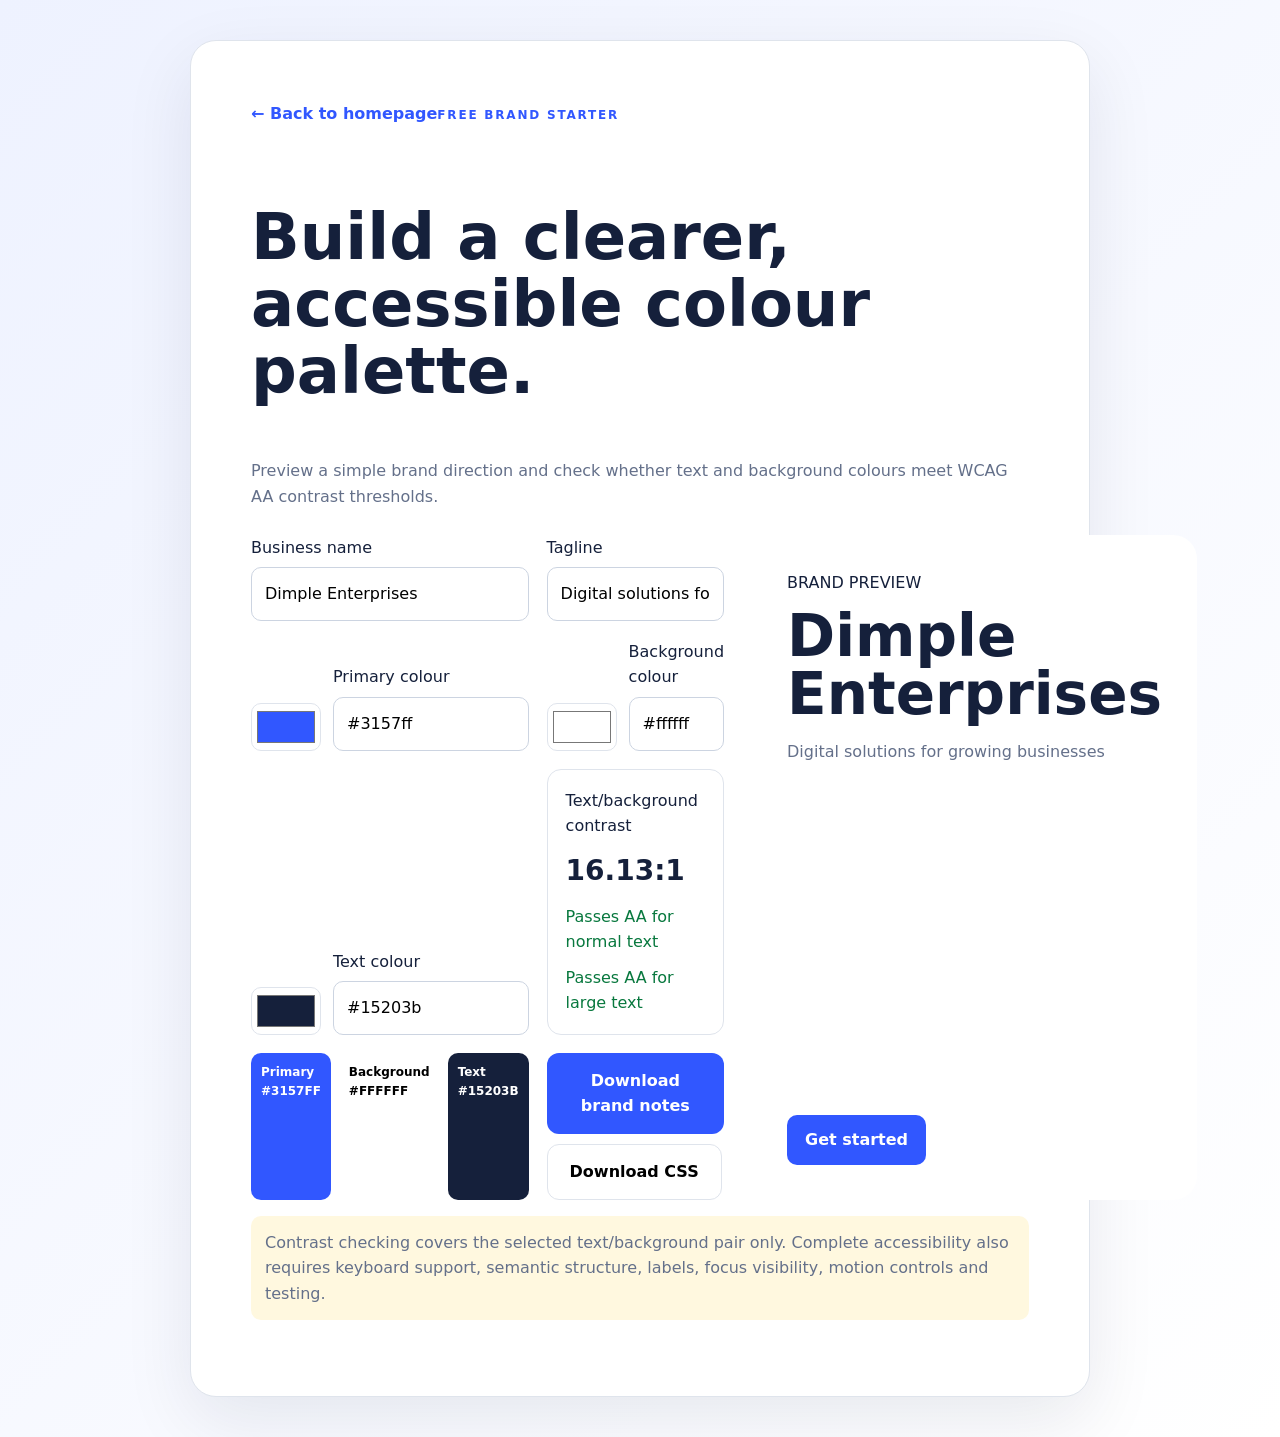
<file: brand-planner.html>
<!doctype html><html lang="en"><head><meta charset="utf-8"><meta name="viewport" content="width=device-width,initial-scale=1"><meta name="theme-color" content="#0b1739"><link rel="icon" href="favicon.svg" type="image/svg+xml"><link rel="stylesheet" href="css/site.css"><title>Accessible Brand Palette Planner | Dimple Enterprises</title><meta name="description" content="Preview a business brand palette, check WCAG text contrast and download reusable CSS colour variables."><link rel="canonical" href="https://darshan-eeshwar.github.io/brand-planner.html"></head><body><main class="page-shell"><article class="page-card"><a class="home-link" href="index.html">← Back to homepage</a><span class="eyebrow">Free brand starter</span><h1>Build a clearer, accessible colour palette.</h1><p>Preview a simple brand direction and check whether text and background colours meet WCAG AA contrast thresholds.</p><div class="brand-builder"><form id="brand-planner" class="brand-controls"><label>Business name<input id="brand-name" type="text" value="Dimple Enterprises" maxlength="60"></label><label>Tagline<input id="brand-tagline" type="text" value="Digital solutions for growing businesses" maxlength="100"></label><div class="colour-control"><input id="brand-primary" type="color" value="#3157ff" aria-label="Primary colour"><label>Primary colour<input type="text" value="#3157ff" readonly tabindex="-1"></label></div><div class="colour-control"><input id="brand-background" type="color" value="#ffffff" aria-label="Background colour"><label>Background colour<input type="text" value="#ffffff" readonly tabindex="-1"></label></div><div class="colour-control"><input id="brand-text" type="color" value="#15203b" aria-label="Text colour"><label>Text colour<input type="text" value="#15203b" readonly tabindex="-1"></label></div><section class="contrast-panel" aria-live="polite"><span>Text/background contrast</span><b id="contrast-value" class="contrast-value">0:1</b><span id="contrast-normal"></span><span id="contrast-large"></span></section><div id="brand-swatches" class="palette-swatches"></div><div class="brand-downloads"><button id="download-brand-notes" class="btn primary" type="button">Download brand notes</button><button id="download-brand-css" class="btn secondary" type="button">Download CSS</button></div></form><section id="brand-preview" class="brand-preview"><div><span>BRAND PREVIEW</span><h2 id="brand-preview-name">Dimple Enterprises</h2><p id="brand-preview-tagline">Digital solutions for growing businesses</p></div><span id="brand-sample-button" class="sample-button">Get started</span></section></div><p class="helper-note">Contrast checking covers the selected text/background pair only. Complete accessibility also requires keyboard support, semantic structure, labels, focus visibility, motion controls and testing.</p></article></main><script src="js/site.js" defer></script></body></html>
</file>
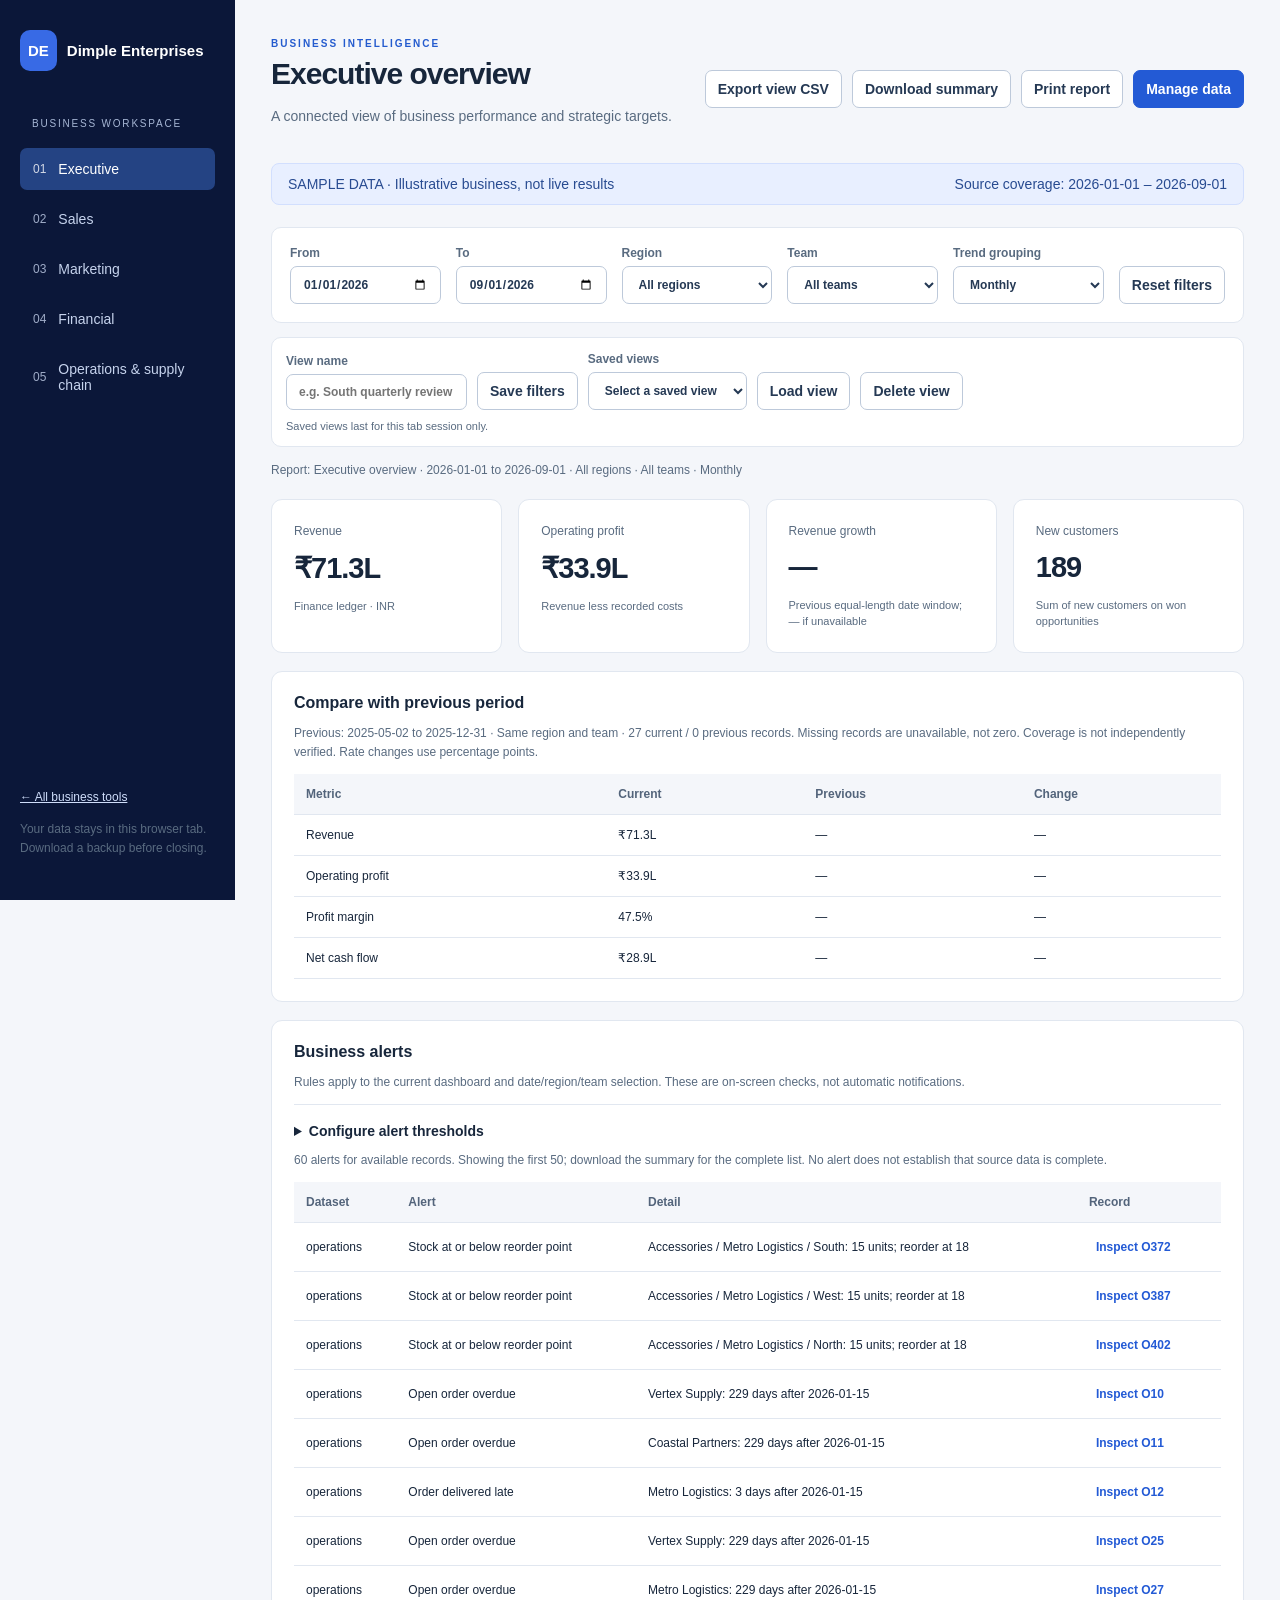
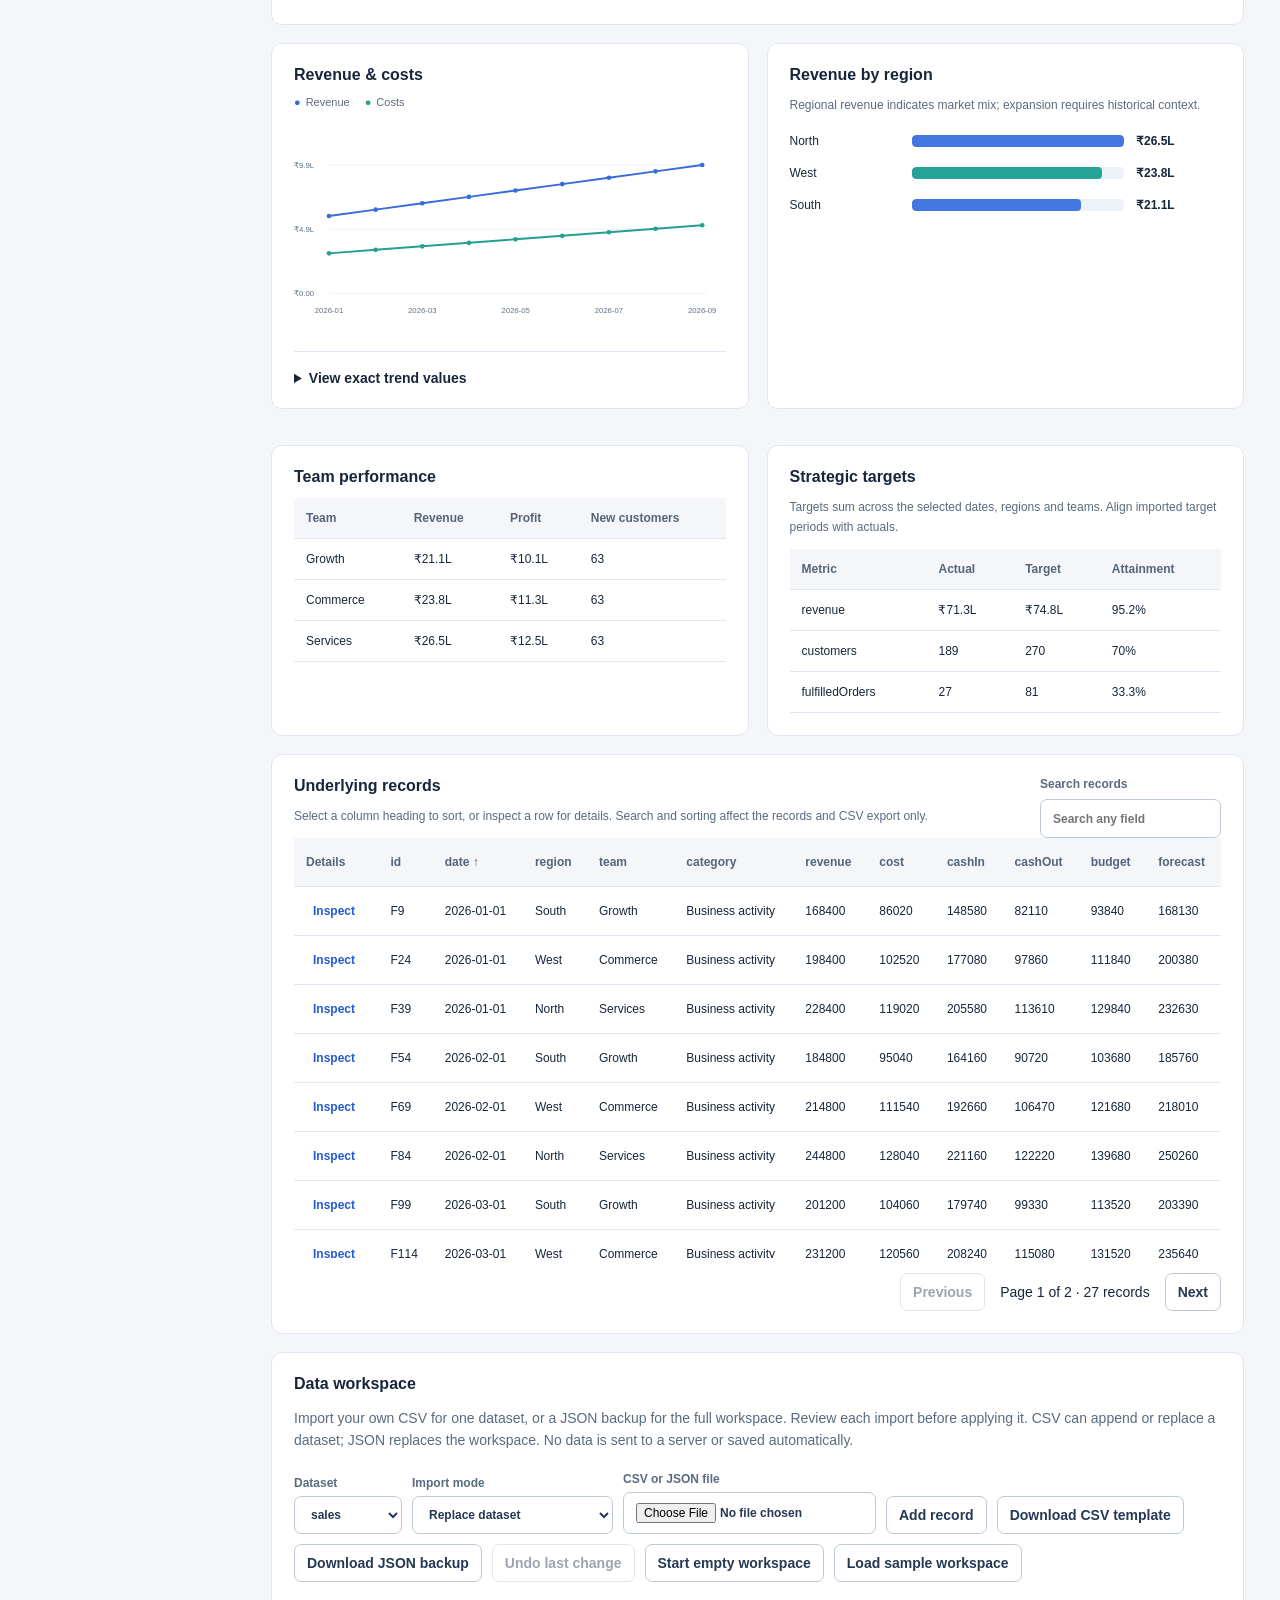
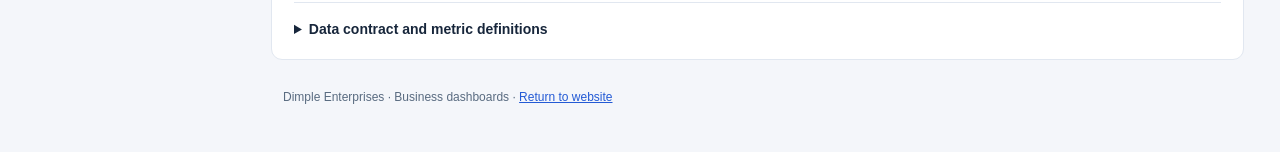
<file: business-dashboards.html>
<!doctype html>
<html lang="en"><head><meta charset="utf-8"><meta name="viewport" content="width=device-width,initial-scale=1"><meta name="theme-color" content="#0b1739"><title>Business Dashboards | Dimple Enterprises</title><meta name="description" content="Executive, sales, marketing, finance and operations dashboards with private file imports and exports."><link rel="canonical" href="https://darshan-eeshwar.github.io/business-dashboards.html"><link rel="icon" href="favicon.svg"><link rel="stylesheet" href="css/dashboards.css?v=36.1"></head>
<body><a class="skip" href="#main">Skip to dashboard</a><aside class="sidebar"><a class="brand" href="index.html"><span class="brand-icon">DE</span> Dimple Enterprises</a><p class="workspace-label">BUSINESS WORKSPACE</p><nav aria-label="Dashboard views" id="views"></nav><div class="sidebar-bottom"><a href="tools.html">← All business tools</a><p>Your data stays in this browser tab. Download a backup before closing.</p></div></aside>
<main id="main"><header><div><p class="eyebrow">Business intelligence</p><h1 id="title">Executive overview</h1><p id="subtitle"></p></div><div class="actions"><button id="export">Export view CSV</button><button id="summary-report">Download summary</button><button id="print">Print report</button><a class="primary button" href="#data-manager">Manage data</a></div></header>
<div class="data-banner"><span id="source-label"></span><span id="coverage"></span></div><section class="filters" aria-label="Dashboard filters"><label>From<input id="from" type="date"></label><label>To<input id="to" type="date"></label><label>Region<select id="region"></select></label><label>Team<select id="team"></select></label><label>Trend grouping<select id="group"><option value="month">Monthly</option><option value="quarter">Quarterly</option></select></label><button id="reset">Reset filters</button></section>
<section class="saved-views" aria-label="Saved filter views"><label>View name<input id="view-name" maxlength="50" placeholder="e.g. South quarterly review"></label><button id="save-view">Save filters</button><label>Saved views<select id="saved-view"><option value="">Select a saved view</option></select></label><button id="load-view">Load view</button><button id="delete-view">Delete view</button><span>Saved views last for this tab session only.</span></section><p id="report-scope" class="note"></p><p id="status" role="status" aria-live="polite"></p><section id="kpis" class="kpis" aria-label="Key performance indicators"></section><section id="comparison" class="panel"></section><section class="panel" id="business-alerts"><h2>Business alerts</h2><p class="note">Rules apply to the current dashboard and date/region/team selection. These are on-screen checks, not automatic notifications.</p><details><summary>Configure alert thresholds</summary><form id="alert-rules" class="rule-grid"><label>Minimum profit margin (%)<input name="margin" type="number" min="0" max="100" step="0.1" value="20" required></label><label>Minimum campaign ROI (%)<input name="roi" type="number" min="-100" max="10000" step="0.1" value="0" required></label><label>Minimum win rate (%)<input name="conversion" type="number" min="0" max="100" step="0.1" value="30" required></label><label>Budget utilization alert (%)<input name="budget" type="number" min="0" max="10000" step="0.1" value="100" required></label><label>Minimum overdue days<input name="lateDays" type="number" min="0" max="365" step="1" value="1" required></label><button type="submit">Apply rules</button><button type="button" id="reset-rules">Reset rules</button></form><p id="rule-status" role="status"></p></details><div id="alert-results"></div></section><div id="panels" class="panels"></div><section class="panel"><div class="section-heading"><div><h2>Underlying records</h2><p>Select a column heading to sort, or inspect a row for details. Search and sorting affect the records and CSV export only.</p></div><label>Search records<input type="search" id="search" placeholder="Search any field"></label></div><div id="records" class="table-wrap"></div><div class="pagination"><button id="previous">Previous</button><span id="page"></span><button id="next">Next</button></div></section>
<section id="data-manager" class="panel"><h2>Data workspace</h2><p>Import your own CSV for one dataset, or a JSON backup for the full workspace. Review each import before applying it. CSV can append or replace a dataset; JSON replaces the workspace. No data is sent to a server or saved automatically.</p><div class="import-controls"><label>Dataset<select id="dataset"></select></label><label>Import mode<select id="import-mode"><option value="replace">Replace dataset</option><option value="append">Append new records (CSV)</option></select></label><label>CSV or JSON file<input id="file" type="file" accept=".csv,.json,text/csv,application/json"></label><button id="new-record">Add record</button><button id="template">Download CSV template</button><button id="backup">Download JSON backup</button><button id="undo-import" disabled>Undo last change</button><button id="clear">Start empty workspace</button><button id="demo">Load sample workspace</button></div><p id="import-status" role="status"></p><details><summary>Data contract and metric definitions</summary><div id="definitions"></div></details></section>
<footer>Dimple Enterprises · Business dashboards · <a href="index.html">Return to website</a></footer></main><dialog id="import-preview" aria-labelledby="preview-title"><h2 id="preview-title">Review import</h2><div id="preview-content"></div><div class="actions"><button id="apply-import" class="primary" disabled>Apply import</button><button id="cancel-import">Cancel</button></div></dialog><dialog id="delete-confirmation" aria-labelledby="delete-title"><h2 id="delete-title">Delete record?</h2><p id="delete-description"></p><div class="actions"><button id="cancel-delete" autofocus>Keep record</button><button id="confirm-delete">Delete record</button></div></dialog><dialog id="record-editor" aria-labelledby="editor-title"><h2 id="editor-title">Add record</h2><p id="editor-note" class="note"></p><form id="record-form"><div id="record-fields" class="editor-grid"></div><p id="editor-error" role="alert"></p><div class="actions"><button type="submit" class="primary">Save record</button><button type="button" id="cancel-record">Cancel</button></div></form></dialog><dialog id="detail"><button id="close-detail">Close details</button><h2>Record details</h2><div id="detail-content"></div><div class="actions"><button id="edit-record">Edit record</button><button id="delete-record">Delete record</button></div></dialog><noscript>Enable JavaScript to calculate and explore these dashboards.</noscript><script src="js/dashboard-core.js?v=36.1"></script><script src="js/dashboard-reporting.js?v=36.1"></script><script src="js/dashboards.js?v=36.1"></script></body></html>
</file>
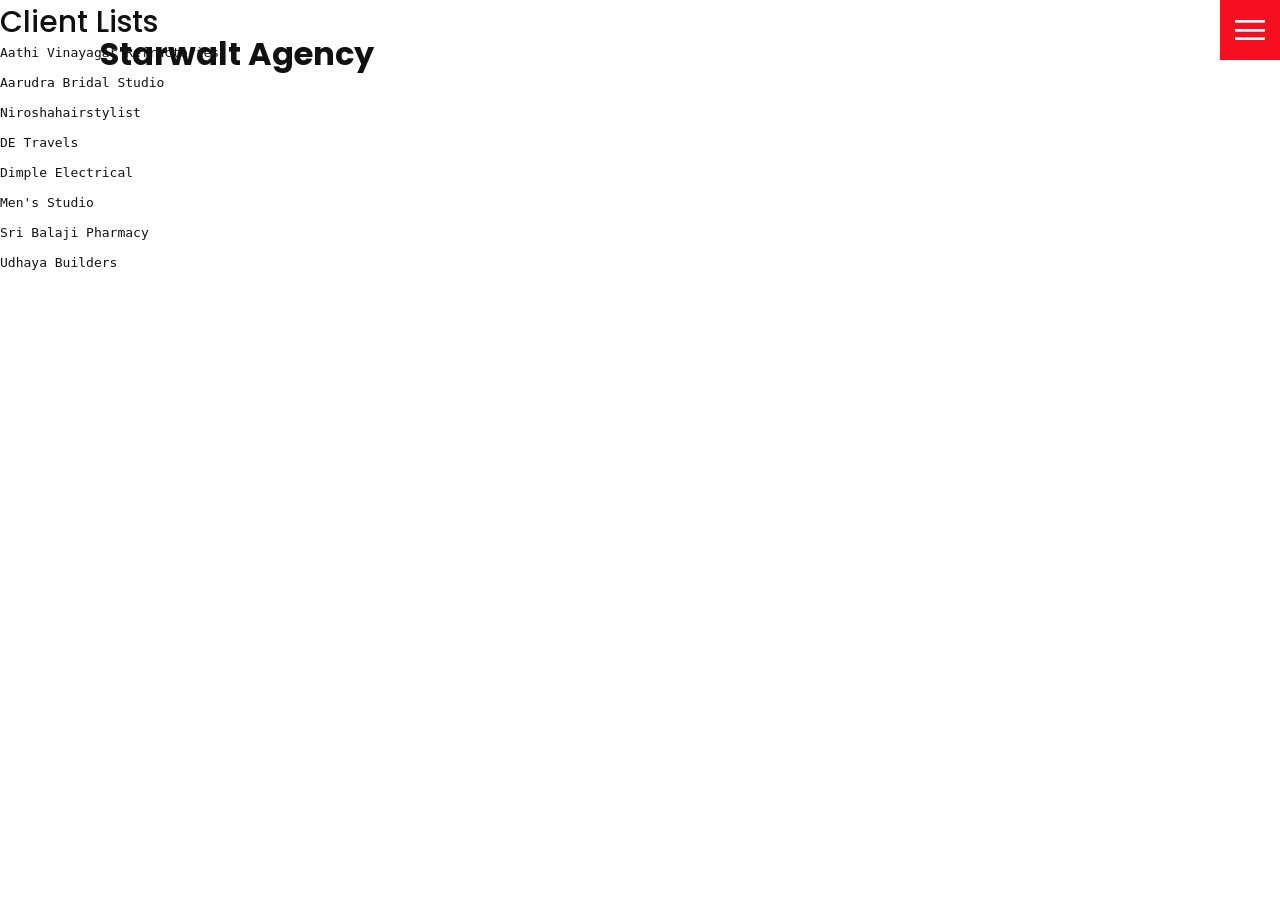
<file: clients.html>
<!DOCTYPE html>
<html lang="en">
  <head>
    <meta charset="UTF-8" />
    <meta http-equiv="X-UA-Compatible" content="IE=edge" />
    <meta name="viewport" content="width=device-width, initial-scale=1.0" />
    <link rel="stylesheet" href="css/style.css" />
    <title>Creative Agency</title>
  </head>
  <body>
    <header>
      <div class="logo">Starwalt Agency</div>
      <div class="toggle"></div>
      <div class="navigation">
        <ul>
          <li><a href="index.html">Home</a></li>
          <li><a href="services.html">Services</a></li>
          <li><a href="work.html">Work</a></li>
          <li><a href="https://starwalt.github.io/stocksmarketsindia">StockMarket</a></li>
          <li><a href="https://starwalt.github.io/blog">Blog</a></li>
          <li><a href="contact.html">Contact</a></li>
        </ul>
        <div class="social-bar">
          <ul>
            <li>
              <a href="https://www.facebook.com/Starwalt07">
                <img src="images/facebook.png" target="_blank" alt="" />
              </a>
            </li>
            <li>
              <a href="https://twitter.com/starwaltcompany">
                <img src="images/twitter.png" target="_blank" alt="" />
              </a>
            </li>
            <li>
              <a href="https://www.instagram.com/starwaltcompany/">
                <img src="images/instagram.png" target="_blank" alt="" />
              </a>
            </li>
                     </ul>
          <a href="starwaltcompany@gmail.com" class="email-icon">
            <img src="images/email.png" alt="" />
          </a>
        </div>
      </div>
    </header>

  
     <div class="container-lg px-3 my-5 markdown-body">
      

      <h1 id="client-website-list">Client Lists</h1>

<div class="language-plaintext highlighter-rouge"><div class="highlight"><pre class="highlight"><code>Aathi Vinayagar Refractories

Aarudra Bridal Studio

Niroshahairstylist

DE Travels

Dimple Electrical

Men's Studio

Sri Balaji Pharmacy

Udhaya Builders

</code></pre></div></div>
     
    
    
    

    <script src="js/script.js"></script>
  </body>
</html>
</file>
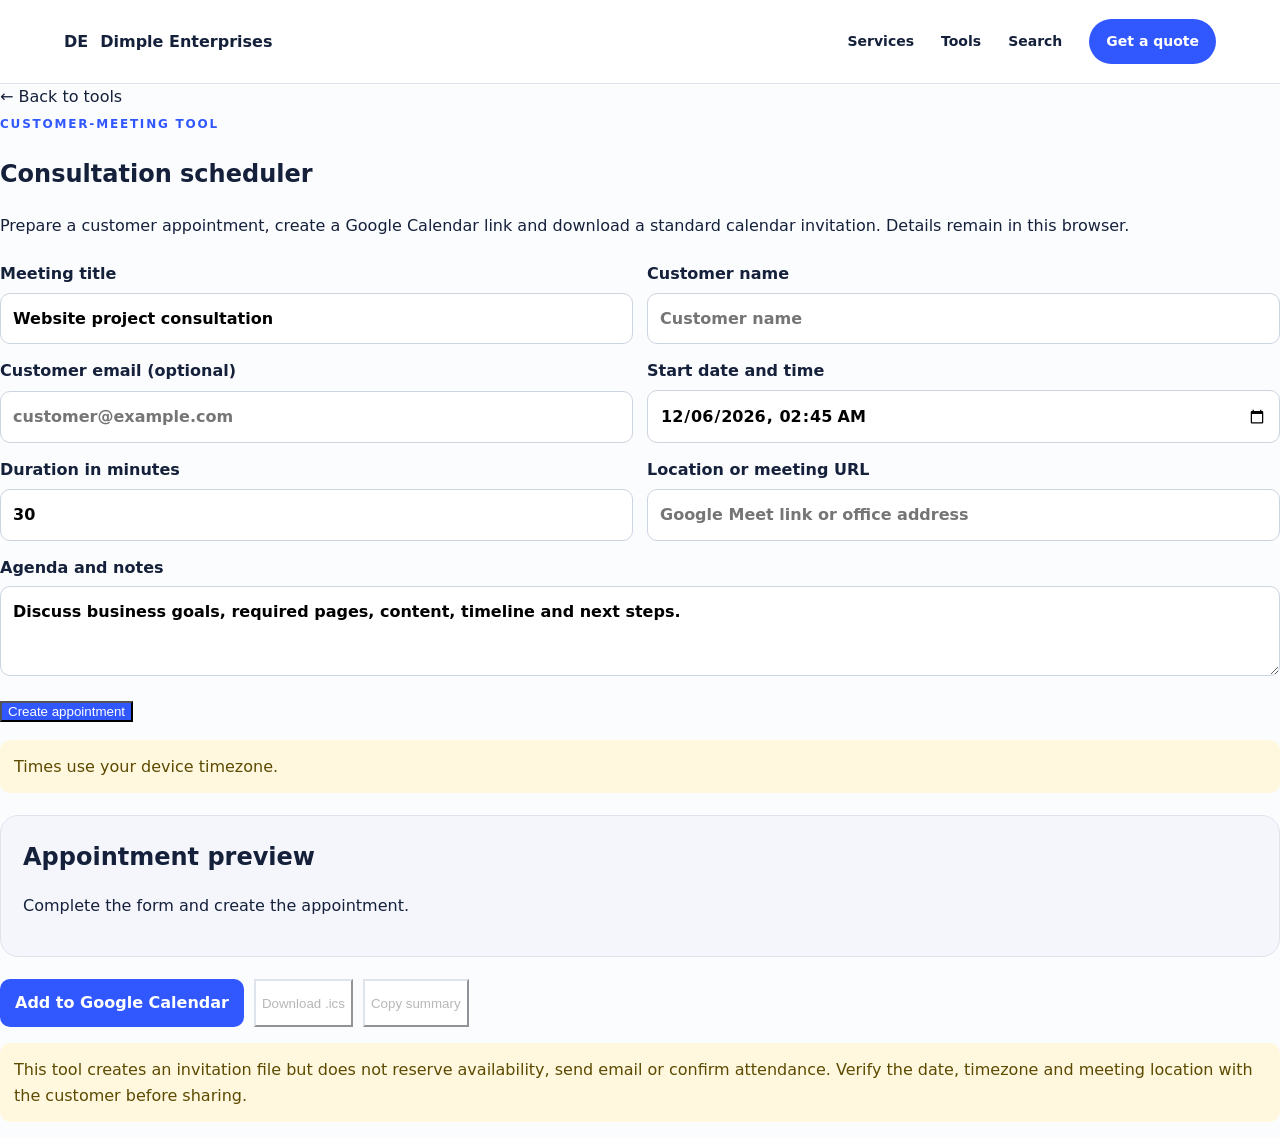
<file: consultation-scheduler.html>
<!doctype html><html lang="en"><head><meta charset="utf-8"><meta name="viewport" content="width=device-width,initial-scale=1"><meta name="theme-color" content="#0b1739"><link rel="icon" href="favicon.svg" type="image/svg+xml"><link rel="stylesheet" href="css/site.css"><title>Consultation Scheduler | Dimple Enterprises</title><meta name="description" content="Create customer meeting summaries, Google Calendar links and downloadable ICS invitations."><link rel="canonical" href="https://darshan-eeshwar.github.io/consultation-scheduler.html"></head><body><header><a class="brand" href="index.html"><span class="brand-mark">DE</span><span>Dimple Enterprises</span></a><button class="menu" aria-label="Toggle menu">☰</button><nav><a href="index.html#services">Services</a><a href="tools.html">Tools</a><a href="search.html">Search</a><a class="pill" href="quote.html">Get a quote</a></nav></header><main class="legal"><a class="back" href="tools.html">← Back to tools</a><article class="legal-card"><span class="eyebrow">Customer-meeting tool</span><h1>Consultation scheduler</h1><p>Prepare a customer appointment, create a Google Calendar link and download a standard calendar invitation. Details remain in this browser.</p><form id="meetingForm"><div class="schema-grid"><label>Meeting title<input id="meetingTitle" required value="Website project consultation"></label><label>Customer name<input id="meetingClient" required placeholder="Customer name"></label><label>Customer email (optional)<input id="meetingEmail" type="email" placeholder="customer@example.com"></label><label>Start date and time<input id="meetingStart" type="datetime-local" required></label><label>Duration in minutes<input id="meetingDuration" type="number" min="15" max="180" step="15" value="30"></label><label>Location or meeting URL<input id="meetingLocation" placeholder="Google Meet link or office address"></label><label class="wide">Agenda and notes<textarea id="meetingNotes">Discuss business goals, required pages, content, timeline and next steps.</textarea></label></div><button class="primary" type="submit">Create appointment</button></form><p id="meetingStatus" class="helper-note" aria-live="polite">Times use your device timezone.</p><section class="meeting-preview" id="meetingPreview"><h2>Appointment preview</h2><p>Complete the form and create the appointment.</p></section><div class="schema-toolbar"><a class="meeting-calendar-link" id="meetingGoogle" target="_blank" rel="noopener">Add to Google Calendar</a><button class="secondary" id="downloadMeeting" type="button" disabled>Download .ics</button><button class="secondary" id="copyMeeting" type="button" disabled>Copy summary</button></div><p class="helper-note">This tool creates an invitation file but does not reserve availability, send email or confirm attendance. Verify the date, timezone and meeting location with the customer before sharing.</p></article></main><script src="js/site.js" defer></script></body></html>
</file>
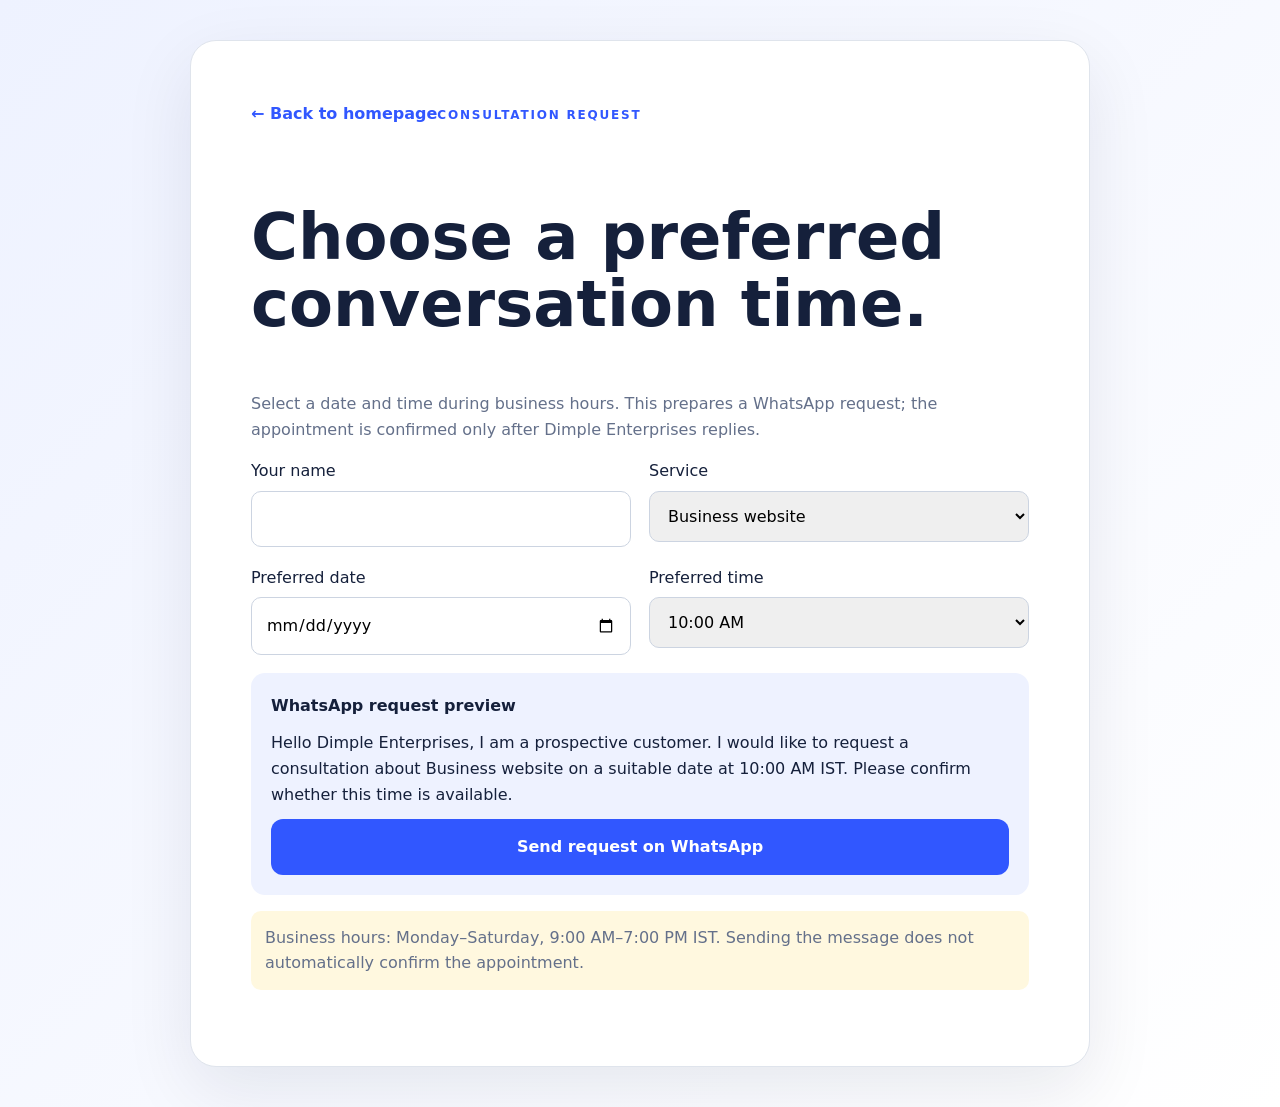
<file: consultation.html>
<!doctype html><html lang="en"><head><meta charset="utf-8"><meta name="viewport" content="width=device-width,initial-scale=1"><meta name="theme-color" content="#0b1739"><link rel="icon" href="favicon.svg" type="image/svg+xml"><link rel="stylesheet" href="css/site.css"><title>Request a Consultation Time | Dimple Enterprises</title><meta name="description" content="Prepare a consultation time request for Dimple Enterprises through WhatsApp."></head><body><main class="page-shell"><article class="page-card"><a class="home-link" href="index.html">← Back to homepage</a><span class="eyebrow">Consultation request</span><h1>Choose a preferred conversation time.</h1><p>Select a date and time during business hours. This prepares a WhatsApp request; the appointment is confirmed only after Dimple Enterprises replies.</p><form id="consultation-builder"><label>Your name<input name="name" autocomplete="name" required></label><label>Service<select name="service"><option>Business website</option><option>Website redesign</option><option>E-commerce / catalogue</option><option>SEO / digital marketing</option><option>Automation</option></select></label><label>Preferred date<input id="consult-date" type="date" name="date" required></label><label>Preferred time<select name="time"><option>10:00 AM</option><option>11:00 AM</option><option>12:00 PM</option><option>3:00 PM</option><option>4:00 PM</option><option>5:00 PM</option><option>6:00 PM</option></select></label><div class="full consult-result"><b>WhatsApp request preview</b><span id="consult-preview"></span><a class="btn primary" id="consult-link" href="#" target="_blank" rel="noopener">Send request on WhatsApp</a></div></form><p class="helper-note">Business hours: Monday–Saturday, 9:00 AM–7:00 PM IST. Sending the message does not automatically confirm the appointment.</p></article></main><script src="js/site.js" defer></script></body></html>
</file>
<file: css/site.css>
:root{--n:#0b1739;--b:#3157ff;--m:#64708a;--l:#dfe4ec;--c:#f5f1e8}*{box-sizing:border-box}html{scroll-behavior:smooth}body{margin:0;font-family:Inter,system-ui,sans-serif;color:#15203b;background:#fbfcfe;line-height:1.6}a{text-decoration:none;color:inherit}header{height:84px;display:flex;align-items:center;justify-content:space-between;padding:0 max(5vw,24px);background:#fffffff2;border-bottom:1px solid var(--l);position:sticky;top:0;z-index:10;backdrop-filter:blur(14px)}.brand{display:flex;gap:12px;align-items:center;font-weight:850;line-height:1}.brand b{display:grid;place-items:center;width:43px;height:43px;background:var(--n);color:#fff;border-radius:12px}.brand small{display:block;color:var(--m);font-size:11px;margin-top:7px}nav{display:flex;align-items:center;gap:27px;font-size:14px;font-weight:750}.pill{padding:11px 17px;background:var(--b);color:#fff;border-radius:999px}.menu{display:none;border:0;background:none;font-size:24px}.hero{min-height:680px;display:grid;grid-template-columns:1.15fr .85fr;gap:7vw;align-items:center;padding:90px max(6vw,30px);background:radial-gradient(circle at 85% 20%,#dce4ff,transparent 35%),#fff}.hero h1{font-size:clamp(48px,6vw,82px);line-height:1.01;letter-spacing:-.055em;margin:18px 0}.hero>div>p{font-size:21px;color:var(--m);max-width:700px}.eyebrow{font-size:12px;font-weight:900;letter-spacing:.15em;text-transform:uppercase;color:var(--b)}.actions{display:flex;gap:14px;flex-wrap:wrap;margin:32px 0}.btn{display:inline-flex;justify-content:center;padding:14px 22px;border:1px solid transparent;border-radius:12px;font:inherit;font-weight:800;cursor:pointer}.primary{background:var(--b);color:#fff}.secondary{background:#fff;border-color:var(--l)}.hero ul{display:flex;gap:25px;flex-wrap:wrap;padding:0;list-style:none;color:var(--m);font-size:14px;font-weight:700}.hero>aside{padding:42px;background:var(--n);color:#fff;border-radius:30px;box-shadow:0 25px 70px #0b17392c}.hero>aside h2{font-size:38px;line-height:1.15}.steps{display:grid;grid-template-columns:1fr 1fr;gap:12px}.steps b{padding:21px;border:1px solid #ffffff2b;border-radius:14px}.section{padding:95px max(6vw,30px)}.heading{max-width:780px}.heading h2,.band h2,.contact h2{font-size:clamp(34px,4vw,56px);line-height:1.08;margin:15px 0 45px;letter-spacing:-.04em}.cards{display:grid;grid-template-columns:repeat(3,1fr);gap:20px}.cards article{padding:34px;border:1px solid var(--l);border-radius:22px;background:#fff}.cards b{color:var(--b);font-size:12px}.cards h3{font-size:25px;margin:30px 0 8px}.cards p{color:var(--m)}.band{display:grid;grid-template-columns:1fr 1fr;gap:65px;margin:0 3vw;padding:75px max(4vw,30px);background:var(--c);border-radius:30px}.band p{padding:17px 20px;background:#fff;border-radius:12px;font-weight:700}.contact{display:grid;grid-template-columns:1.2fr .8fr;gap:35px}.contact form{display:grid;gap:16px;padding:38px;border:1px solid var(--l);border-radius:22px;background:#fff}.contact label{font-weight:800;font-size:14px}.contact input,.contact textarea{display:block;width:100%;margin-top:7px;padding:14px;border:1px solid #ccd4e1;border-radius:10px;font:inherit}.contact aside{padding:40px;background:var(--n);color:#fff;border-radius:22px}.contact aside>a{display:block;margin:18px 0;font-size:18px;font-weight:800}.contact hr{border:0;border-top:1px solid #ffffff27;margin:32px 0}footer{display:grid;grid-template-columns:2fr 1fr;gap:40px;padding:60px max(6vw,30px);background:var(--n);color:#fff}footer a{display:block;margin:8px 0;color:#dce3f4}.float{position:fixed;right:22px;bottom:22px;padding:14px 18px;border-radius:999px;background:#16a266;color:#fff;font-weight:900;box-shadow:0 12px 35px #0003}@media(max-width:820px){header{height:74px}.brand small{display:none}.menu{display:block}nav{display:none;position:absolute;top:74px;left:0;right:0;padding:25px;background:#fff;flex-direction:column;align-items:stretch}nav.open{display:flex}.hero,.band,.contact,footer{grid-template-columns:1fr}.hero{padding-top:60px}.cards{grid-template-columns:1fr}.hero h1{font-size:47px}}.lang{border:1px solid var(--l);background:#fff;border-radius:9px;padding:8px 10px;font-weight:800;cursor:pointer}.soft{background:#f4f7ff}.sub{color:var(--m)}.timeline{display:grid;grid-template-columns:repeat(4,1fr);gap:18px}.timeline article{padding:28px;background:#fff;border:1px solid var(--l);border-radius:20px}.timeline b{display:grid;place-items:center;width:38px;height:38px;border-radius:50%;background:#e8edff;color:var(--b)}.timeline p,.portfolio p,.pricing li{color:var(--m)}.portfolio{display:grid;grid-template-columns:repeat(3,1fr);gap:20px}.portfolio article{min-height:310px;display:flex;flex-direction:column;justify-content:flex-end;padding:32px;border-radius:24px;color:#fff}.portfolio h3{font-size:30px;margin:12px 0 0}.portfolio p{color:#ffffffcc}.portfolio span{font-size:12px;font-weight:900;letter-spacing:.14em}.q1{background:linear-gradient(145deg,#0b1739,#294473)}.q2{background:linear-gradient(145deg,#3157ff,#7c94ff)}.q3{background:linear-gradient(145deg,#80601d,#d3a84c)}.pricing{display:grid;grid-template-columns:repeat(3,1fr);gap:20px}.pricing article{padding:34px;background:#fff;border:1px solid var(--l);border-radius:22px}.pricing .featured{border:2px solid var(--b);box-shadow:0 18px 55px #3157ff20}.pricing h3{font-size:26px}.price{font-size:25px;font-weight:900;color:var(--n)}.pricing li{margin:10px 0}.expectations{display:grid;grid-template-columns:1fr 1fr;gap:40px;align-items:center}.expectations h2{font-size:50px;line-height:1.1}.quote{padding:38px;background:var(--n);color:#fff;border-radius:24px}.quote p{font-size:24px}.quote small{color:#b8c2d8}.faq{max-width:1000px;margin:auto}.faq details{padding:20px 0;border-bottom:1px solid var(--l)}.faq summary{font-size:19px;font-weight:850;cursor:pointer}.faq details p{color:var(--m)}.access{display:flex;justify-content:space-between;align-items:center;gap:40px;background:var(--c)}.access>div:first-child{max-width:720px}.newsletter{display:grid;grid-template-columns:1.3fr .7fr;gap:40px;align-items:center;padding:65px max(6vw,30px);background:#eef2ff}.newsletter h2{font-size:30px}.newsletter form{display:flex;gap:10px}.newsletter input,.contact select{width:100%;padding:14px;border:1px solid #ccd4e1;border-radius:10px;font:inherit}.newsletter input{background:#fff}@media(max-width:820px){.timeline,.portfolio,.pricing,.expectations,.newsletter{grid-template-columns:1fr}.access{display:block}.lang{width:100%}}.trustbar{display:grid;grid-template-columns:repeat(4,1fr);gap:1px;background:var(--l);border-block:1px solid var(--l)}.trustbar div{padding:24px max(2vw,18px);background:#fff}.trustbar b,.trustbar span{display:block}.trustbar span{margin-top:4px;color:var(--m);font-size:13px}.estimator{display:grid;grid-template-columns:.85fr 1.15fr;gap:55px;background:var(--n);color:#fff}.estimator h2,.areas h2{font-size:clamp(34px,4vw,52px);line-height:1.1}.estimator .sub{color:#c7d0e4}.estimator form{display:grid;gap:20px;padding:32px;background:#fff;color:var(--n);border-radius:22px}.estimator select{display:block;width:100%;margin-top:8px;padding:14px;border:1px solid var(--l);border-radius:10px;font:inherit}.estimator fieldset{display:grid;gap:12px;border:1px solid var(--l);border-radius:12px;padding:18px}.estimator output{display:block;padding:18px;background:#eef2ff;border-radius:12px;font-size:20px;font-weight:900}.areas{display:grid;grid-template-columns:1fr 1fr;gap:45px;align-items:center}.area-list{display:flex;flex-wrap:wrap;gap:12px}.area-list span{padding:12px 17px;background:#eef2ff;border-radius:999px;font-weight:800;color:var(--b)}.backtop{position:fixed;right:25px;bottom:86px;width:44px;height:44px;border:0;border-radius:50%;background:var(--n);color:#fff;font-size:22px;cursor:pointer;opacity:0;pointer-events:none;transform:translateY(8px);transition:.2s}.backtop.show{opacity:1;pointer-events:auto;transform:none}:focus-visible{outline:3px solid #ffbf47;outline-offset:3px}@media(prefers-reduced-motion:reduce){html{scroll-behavior:auto}*{transition:none!important}}@media(max-width:820px){.trustbar{grid-template-columns:1fr 1fr}.estimator,.areas{grid-template-columns:1fr}}@media(max-width:480px){.trustbar{grid-template-columns:1fr}}.skip{position:fixed;left:16px;top:-80px;z-index:100;padding:12px 16px;background:#fff;color:var(--n);border-radius:8px;box-shadow:0 8px 25px #0003}.skip:focus{top:16px}.compare{background:#fff}.table-wrap{overflow-x:auto;border:1px solid var(--l);border-radius:18px}.compare table{width:100%;border-collapse:collapse;min-width:650px}.compare th,.compare td{padding:18px;text-align:center;border-bottom:1px solid var(--l)}.compare th:first-child,.compare td:first-child{text-align:left;font-weight:800}.compare thead{background:var(--n);color:#fff}.compare tbody tr:hover{background:#f7f9ff}.audit{display:grid;grid-template-columns:1fr 1fr;gap:50px;align-items:center;background:linear-gradient(135deg,#eef2ff,#fff)}.audit h2{font-size:clamp(36px,4vw,54px);margin:12px 0}.audit form{display:grid;gap:16px;padding:30px;background:#fff;border:1px solid var(--l);border-radius:20px}.audit input{display:block;width:100%;margin-top:7px;padding:14px;border:1px solid #ccd4e1;border-radius:10px;font:inherit}.audit small{color:var(--m)}.mobile-actions{display:none}.noscript{margin:0;padding:14px;text-align:center;background:#fff3cd;color:#594800}@media(max-width:820px){.audit{grid-template-columns:1fr}.mobile-actions{position:fixed;display:grid;grid-template-columns:repeat(3,1fr);left:12px;right:12px;bottom:10px;z-index:20;background:#fff;border:1px solid var(--l);border-radius:14px;box-shadow:0 10px 35px #0003;overflow:hidden}.mobile-actions a{padding:12px 8px;text-align:center;font-weight:900;color:var(--b);border-right:1px solid var(--l)}.mobile-actions a:last-child{border:0}.float{bottom:76px}.backtop{bottom:134px}body{padding-bottom:70px}}:root[data-theme="dark"]{--n:#eef3ff;--b:#7f9bff;--m:#aeb9d1;--l:#33405b;--c:#18233b}html[data-theme="dark"] body{background:#0d1425;color:#eef3ff}html[data-theme="dark"] header,html[data-theme="dark"] .cards article,html[data-theme="dark"] .pricing article,html[data-theme="dark"] .timeline article,html[data-theme="dark"] .trustbar div,html[data-theme="dark"] .audit form,html[data-theme="dark"] .estimator form,html[data-theme="dark"] .compare{background:#111b30}html[data-theme="dark"] .secondary,html[data-theme="dark"] .lang,html[data-theme="dark"] .theme-toggle{background:#17233d;color:#eef3ff}html[data-theme="dark"] .compare tbody tr:hover{background:#17233d}.theme-toggle{border:1px solid var(--l);background:#fff;border-radius:9px;padding:8px 11px;font-weight:900;cursor:pointer}.estimate-actions{display:flex;gap:10px;flex-wrap:wrap}.planning{background:#f7f9ff}.tool-grid{display:grid;grid-template-columns:1fr 1fr;gap:24px}.tool-card{display:grid;gap:15px;padding:32px;background:#fff;border:1px solid var(--l);border-radius:22px}.tool-card h3{font-size:26px;margin:0}.tool-card input[type="number"]{display:block;width:100%;margin-top:7px;padding:13px;border:1px solid #ccd4e1;border-radius:10px;font:inherit}.tool-card input[type="checkbox"]{margin-right:9px}.tool-card output{display:block;padding:17px;background:#eef2ff;color:#15203b;border-radius:12px;font-size:18px;font-weight:900}.tool-card small{color:var(--m)}html[data-theme="dark"] .planning{background:#10192c}html[data-theme="dark"] .tool-card{background:#17233d}@media(max-width:820px){.tool-grid{grid-template-columns:1fr}.theme-toggle{width:100%}}.share-site{display:block;margin-top:12px;padding:0;border:0;background:none;color:#dce3f4;font:inherit;cursor:pointer}.share-toast{grid-column:1/-1;min-height:24px;color:#b9c5dd}.page-shell{min-height:100vh;background:linear-gradient(135deg,#eef2ff,#fff);padding:40px max(5vw,20px)}.page-card{max-width:900px;margin:auto;background:#fff;border:1px solid var(--l);border-radius:26px;padding:clamp(25px,5vw,60px);box-shadow:0 24px 70px #0b173916}.page-card h1{font-size:clamp(38px,6vw,64px);line-height:1.05}.page-card h2{margin-top:35px}.page-card p,.page-card li{color:var(--m)}.page-card form{display:grid;grid-template-columns:1fr 1fr;gap:18px}.page-card label.full,.page-card .full{grid-column:1/-1}.page-card input,.page-card select,.page-card textarea{display:block;width:100%;margin-top:7px;padding:14px;border:1px solid #ccd4e1;border-radius:10px;font:inherit}.page-card .home-link{display:inline-flex;margin-bottom:24px;color:var(--b);font-weight:850}.error-code{font-size:clamp(70px,15vw,150px);line-height:1;margin:0;color:var(--b)}@media(max-width:650px){.page-card form{grid-template-columns:1fr}.page-card label.full,.page-card .full{grid-column:auto}}.access-tools{display:flex;justify-content:flex-end;align-items:center;gap:8px;padding:8px max(5vw,24px);background:#f4f7ff;border-bottom:1px solid var(--l);font-size:13px}.access-tools button,.draft-tools button,.copy-contact,.download-contact{border:1px solid var(--l);background:#fff;color:#15203b;border-radius:8px;padding:7px 10px;font:inherit;font-weight:800;cursor:pointer}html.large-text{font-size:112.5%}html.high-contrast{filter:contrast(1.22)}html.high-contrast .btn,html.high-contrast a:focus{outline:2px solid currentColor}.faq-search{display:block;margin:20px 0;font-weight:800}.faq-search input{display:block;width:100%;margin-top:8px;padding:14px;border:1px solid #ccd4e1;border-radius:10px;font:inherit}.faq details[hidden]{display:none}.draft-tools{display:flex;justify-content:space-between;align-items:center;gap:12px}.draft-tools small{color:var(--m)}.contact-line{display:flex;align-items:center;justify-content:space-between;gap:12px}.contact aside .contact-line>a{margin:12px 0;font-size:18px;font-weight:800;overflow-wrap:anywhere}.contact aside .copy-contact,.contact aside .download-contact{background:#fff;color:#15203b}.download-contact{width:100%;margin:5px 0 0}.copy-status{min-height:24px;color:#cdd7ec}.faq-match{background:#fff4c4}@media(max-width:600px){.access-tools{justify-content:center;flex-wrap:wrap}.draft-tools,.contact-line{align-items:flex-start;flex-direction:column}}.connection-status,.update-status{position:fixed;left:50%;top:95px;transform:translateX(-50%);z-index:50;padding:11px 16px;border-radius:10px;background:#fff3cd;color:#594800;box-shadow:0 8px 30px #0003;font-weight:800}.update-status{display:flex;align-items:center;gap:12px;background:#e8edff;color:#15203b}.update-status[hidden]{display:none}.update-status button{border:0;border-radius:8px;padding:8px 11px;background:var(--b);color:#fff;font-weight:850;cursor:pointer}#install-app{border-color:var(--b);color:var(--b)}.offline-card{text-align:center}.offline-card svg{width:90px;height:90px}.offline-card .status-dot{display:inline-block;width:10px;height:10px;margin-right:7px;border-radius:50%;background:#e39b19}.self-tools{background:#fff}.tool-links{display:grid;grid-template-columns:1fr 1fr;gap:22px}.tool-links a{display:flex;flex-direction:column;gap:8px;padding:30px;border:1px solid var(--l);border-radius:20px;background:#f7f9ff;transition:.2s}.tool-links a:hover{transform:translateY(-3px);box-shadow:0 15px 35px #0b173914}.tool-links b{font-size:23px;color:var(--n)}.tool-links span{color:var(--m)}.builder-options{display:grid;grid-template-columns:1fr 1fr;gap:12px;padding:18px;border:1px solid var(--l);border-radius:12px}.builder-options label{padding:10px;background:#f7f9ff;border-radius:8px}.generated-preview{white-space:pre-wrap;padding:20px;background:#f7f9ff;border:1px solid var(--l);border-radius:14px;color:#15203b;min-height:150px}.consult-result{display:grid;gap:12px;padding:20px;background:#eef2ff;border-radius:14px}.helper-note{padding:14px;background:#fff8df;border-radius:10px;color:#5c4a00}@media(max-width:650px){.tool-links,.builder-options{grid-template-columns:1fr}}.resource-grid{display:grid;grid-template-columns:repeat(3,1fr);gap:20px;margin-bottom:28px}.resource-grid a{padding:28px;border:1px solid var(--l);border-radius:20px;background:#fff}.resource-grid span{font-size:12px;font-weight:900;color:var(--b);text-transform:uppercase}.resource-grid b{display:block;margin:14px 0 8px;font-size:22px;line-height:1.25}.resource-grid p{margin:0;color:var(--m)}.reading-progress{position:fixed;left:0;top:0;height:4px;width:0;background:var(--b);z-index:200}.article-card{max-width:850px}.article-card header{position:static;height:auto;display:block;padding:0;background:none;border:0;backdrop-filter:none}.article-card h1{font-size:clamp(42px,7vw,70px)}.article-meta{display:flex;gap:15px;flex-wrap:wrap;color:var(--m);font-size:14px}.article-body{font-size:18px}.article-body h2{font-size:32px;margin-top:45px}.article-body h3{font-size:23px;margin-top:30px}.article-body li{margin:10px 0}.article-callout{padding:22px;border-left:5px solid var(--b);background:#eef2ff;border-radius:0 12px 12px 0;color:#15203b}.article-actions{display:flex;gap:12px;flex-wrap:wrap;margin-top:45px}.resource-list{display:grid;gap:18px}.resource-list article{padding:25px;border:1px solid var(--l);border-radius:18px}.resource-list h2{margin:8px 0}.resource-list p{color:var(--m)}@media(max-width:820px){.resource-grid{grid-template-columns:1fr}}.search-form{display:flex;gap:10px;margin:28px 0}.search-form input{flex:1;padding:15px;border:1px solid #ccd4e1;border-radius:11px;font:inherit}.search-summary{color:var(--m);min-height:26px}.search-results{display:grid;gap:14px;margin-top:20px}.search-result{display:block;padding:22px;border:1px solid var(--l);border-radius:16px;background:#fff}.search-result:hover{border-color:var(--b);box-shadow:0 10px 25px #3157ff12}.search-result b{display:block;font-size:21px;color:var(--n)}.search-result p{margin:7px 0;color:var(--m)}.search-result small{color:var(--b);font-weight:800}.search-result mark{background:#fff1a8;color:inherit;padding:0 2px}.recent-searches{display:flex;gap:8px;flex-wrap:wrap;margin:15px 0}.recent-searches button{border:1px solid var(--l);background:#f7f9ff;border-radius:999px;padding:8px 12px;cursor:pointer}.search-tip{font-size:13px;color:var(--m)}@media(max-width:600px){.search-form{flex-direction:column}}.sr-only{position:absolute;width:1px;height:1px;padding:0;margin:-1px;overflow:hidden;clip:rect(0,0,0,0);white-space:nowrap;border:0}.assessment-intro{padding:18px;background:#eef2ff;border-radius:14px;color:#15203b}.assessment-form{display:grid;gap:18px;margin-top:25px}.assessment-question{padding:22px;border:1px solid var(--l);border-radius:16px}.assessment-question legend{font-weight:850;padding:0 8px}.assessment-options{display:flex;gap:18px;flex-wrap:wrap;margin-top:12px}.assessment-options label{padding:9px 13px;background:#f7f9ff;border-radius:9px}.assessment-result{margin-top:30px;padding:28px;border-radius:20px;background:var(--n);color:#fff}.score-ring{display:grid;place-items:center;width:120px;height:120px;border-radius:50%;background:conic-gradient(var(--b) var(--score,0%),#ffffff26 0);position:relative;font-size:24px;font-weight:900}.score-ring:before{content:"";position:absolute;inset:12px;border-radius:50%;background:var(--n)}.score-ring span{position:relative}.recommendations{display:grid;gap:10px;padding-left:20px}.assessment-actions{display:flex;gap:12px;flex-wrap:wrap;margin-top:20px}.assessment-progress{height:10px;background:#e5e9f1;border-radius:999px;overflow:hidden}.assessment-progress span{display:block;height:100%;width:0;background:var(--b);transition:.2s}.safety-grid{display:grid;grid-template-columns:repeat(2,1fr);gap:18px;margin:25px 0}.safety-card{padding:24px;border:1px solid var(--l);border-radius:18px}.safety-card.warning{border-color:#e39b19;background:#fff8df}.safety-card h2{margin-top:0}.verify-list{display:grid;gap:12px;padding-left:22px}.compare-table{width:100%;border-collapse:collapse;min-width:720px}.compare-table th,.compare-table td{padding:14px;border-bottom:1px solid var(--l);text-align:center}.compare-table th:first-child,.compare-table td:first-child{text-align:left}.compare-table input[type="number"],.compare-table input[type="text"]{width:100%;padding:10px;border:1px solid #ccd4e1;border-radius:8px;font:inherit}.compare-results{display:grid;grid-template-columns:1fr 1fr;gap:15px;margin:22px 0}.compare-score{padding:22px;background:#eef2ff;color:#15203b;border-radius:15px}.compare-score b{display:block;font-size:28px}.safety-contact{padding:25px;background:var(--n);color:#fff;border-radius:18px}@media(max-width:700px){.safety-grid,.compare-results{grid-template-columns:1fr}}.timeline-form{display:grid;grid-template-columns:1fr 1fr;gap:18px;margin:25px 0}.timeline-form input,.timeline-form select{display:block;width:100%;margin-top:7px;padding:14px;border:1px solid #ccd4e1;border-radius:10px;font:inherit}.milestone-list{display:grid;gap:12px;list-style:none;padding:0}.milestone-list li{display:grid;grid-template-columns:90px 1fr;gap:16px;align-items:center;padding:18px;border:1px solid var(--l);border-radius:14px}.milestone-list time{font-weight:900;color:var(--b)}.milestone-list b,.milestone-list small{display:block}.milestone-list small{color:var(--m)}.timeline-summary{padding:20px;background:#eef2ff;color:#15203b;border-radius:14px;font-weight:800}.timeline-downloads{display:flex;gap:12px;flex-wrap:wrap;margin-top:20px}@media(max-width:600px){.timeline-form{grid-template-columns:1fr}.milestone-list li{grid-template-columns:1fr}}.brand-builder{display:grid;grid-template-columns:.8fr 1.2fr;gap:28px;margin-top:25px}.brand-controls{display:grid;gap:16px}.brand-controls input[type="text"]{display:block;width:100%;margin-top:7px;padding:13px;border:1px solid #ccd4e1;border-radius:10px;font:inherit}.colour-control{display:grid;grid-template-columns:70px 1fr;gap:12px;align-items:end}.colour-control input[type="color"]{width:70px;height:48px;border:1px solid var(--l);border-radius:10px;padding:3px;background:#fff}.brand-preview{min-height:360px;padding:35px;border-radius:24px;display:flex;flex-direction:column;justify-content:space-between;transition:.2s}.brand-preview h2{font-size:clamp(35px,5vw,58px);line-height:1;margin:12px 0}.brand-preview .sample-button{align-self:flex-start;padding:12px 18px;border-radius:10px;font-weight:900}.contrast-panel{display:grid;gap:10px;padding:18px;border:1px solid var(--l);border-radius:14px}.contrast-value{font-size:28px;font-weight:900}.contrast-pass{color:#08783e}.contrast-fail{color:#b42318}.palette-swatches{display:grid;grid-template-columns:repeat(3,1fr);gap:8px}.palette-swatches span{min-height:80px;padding:10px;border-radius:10px;font-size:12px;font-weight:850}.brand-downloads{display:flex;gap:10px;flex-wrap:wrap}@media(max-width:750px){.brand-builder{grid-template-columns:1fr}}.snippet-builder{display:grid;grid-template-columns:.9fr 1.1fr;gap:28px;margin-top:25px}.snippet-controls{display:grid;gap:16px}.snippet-controls input,.snippet-controls textarea{display:block;width:100%;margin-top:7px;padding:13px;border:1px solid #ccd4e1;border-radius:10px;font:inherit}.char-count{display:block;text-align:right;color:var(--m);font-size:12px}.char-count.good{color:#08783e}.char-count.warn{color:#b15b00}.char-count.over{color:#b42318;font-weight:900}.preview-stack{display:grid;gap:20px}.search-preview,.social-preview{padding:22px;border:1px solid var(--l);border-radius:17px;background:#fff}.search-preview .preview-url{color:#36733f;font-size:14px;overflow-wrap:anywhere}.search-preview h2{margin:6px 0;color:#1a0dab;font-size:22px;font-weight:500}.search-preview p{margin:0;color:#4d5156}.social-preview{padding:0;overflow:hidden}.social-visual{min-height:190px;padding:25px;display:flex;align-items:flex-end;background:linear-gradient(135deg,#0b1739,#3157ff);color:#fff}.social-content{padding:18px}.social-content small{color:var(--m);text-transform:uppercase}.social-content b{display:block;margin:6px 0;font-size:20px}.metadata-output{white-space:pre-wrap;overflow:auto;padding:18px;background:#101827;color:#dfe8ff;border-radius:13px;font-size:13px}.snippet-downloads{display:flex;gap:10px;flex-wrap:wrap}@media(max-width:780px){.snippet-builder{grid-template-columns:1fr}}.finder-form{display:grid;gap:18px;margin-top:25px}.finder-question{padding:20px;border:1px solid var(--l);border-radius:15px}.finder-question legend{padding:0 7px;font-weight:900}.finder-options{display:grid;grid-template-columns:repeat(2,1fr);gap:10px;margin-top:12px}.finder-options label{padding:12px;background:#f7f9ff;border-radius:10px}.finder-result{margin-top:28px;padding:30px;border-radius:22px;background:linear-gradient(145deg,#0b1739,#253b6b);color:#fff}.finder-result .recommendation-label{font-size:12px;letter-spacing:.14em;text-transform:uppercase;color:#b9c8ee}.finder-result h2{font-size:clamp(38px,6vw,62px);margin:8px 0}.finder-reasons{display:grid;gap:9px;padding-left:22px}.finder-caution{padding:14px;background:#ffffff16;border-radius:10px}.finder-actions{display:flex;gap:10px;flex-wrap:wrap;margin-top:22px}@media(max-width:600px){.finder-options{grid-template-columns:1fr}}.maintenance-head{display:grid;grid-template-columns:1fr auto;gap:18px;align-items:end;margin:25px 0}.maintenance-head input{display:block;margin-top:7px;padding:12px;border:1px solid #ccd4e1;border-radius:9px;font:inherit}.maintenance-progress{height:14px;background:#e5e9f1;border-radius:999px;overflow:hidden}.maintenance-progress span{display:block;width:0;height:100%;background:var(--b);transition:.2s}.maintenance-groups{display:grid;gap:20px}.maintenance-group{padding:22px;border:1px solid var(--l);border-radius:18px}.maintenance-group header{position:static;height:auto;padding:0;background:none;border:0;display:flex;justify-content:space-between;align-items:center;backdrop-filter:none}.maintenance-group h2{margin:0}.maintenance-group time{font-weight:850;color:var(--b)}.maintenance-tasks{display:grid;gap:10px;margin-top:16px}.maintenance-tasks label{display:flex;gap:10px;padding:12px;background:#f7f9ff;border-radius:10px}.maintenance-tasks label:has(input:checked){opacity:.65;text-decoration:line-through}.maintenance-actions{display:flex;gap:10px;flex-wrap:wrap;margin-top:24px}@media(max-width:600px){.maintenance-head{grid-template-columns:1fr}.maintenance-group header{align-items:flex-start;flex-direction:column}}.tools-controls{display:grid;grid-template-columns:1fr auto;gap:14px;margin:25px 0}.tools-controls input{width:100%;padding:14px;border:1px solid #ccd4e1;border-radius:10px;font:inherit}.tool-filters{display:flex;gap:8px;flex-wrap:wrap;margin-bottom:22px}.tool-filters button{border:1px solid var(--l);background:#fff;border-radius:999px;padding:9px 13px;font-weight:800;cursor:pointer}.tool-filters button.active{background:var(--n);color:#fff}.tools-grid{display:grid;grid-template-columns:repeat(2,1fr);gap:18px}.hub-tool{position:relative;padding:25px;border:1px solid var(--l);border-radius:18px}.hub-tool[hidden]{display:none}.hub-tool a{display:block;padding-right:42px}.hub-tool span{font-size:12px;font-weight:900;color:var(--b);text-transform:uppercase}.hub-tool h2{font-size:23px;margin:9px 0}.hub-tool p{color:var(--m);margin:0}.favourite-tool{position:absolute;right:16px;top:16px;width:36px;height:36px;border:1px solid var(--l);border-radius:50%;background:#fff;font-size:19px;cursor:pointer}.favourite-tool.saved{background:#fff3c4;color:#80601d}.tools-summary{color:var(--m)}.recent-tools{padding:18px;background:#eef2ff;border-radius:14px;margin-bottom:22px}.recent-tools a{display:inline-block;margin:5px 10px 5px 0;color:var(--b);font-weight:800}@media(max-width:700px){.tools-controls,.tools-grid{grid-template-columns:1fr}}.copy-builder{display:grid;grid-template-columns:1fr 1fr;gap:28px;margin-top:25px}.copy-form{display:grid;gap:15px}.copy-form input,.copy-form textarea{display:block;width:100%;margin-top:7px;padding:13px;border:1px solid #ccd4e1;border-radius:10px;font:inherit}.copy-counter{display:block;text-align:right;color:var(--m);font-size:12px}.copy-preview{display:grid;align-content:start;gap:18px}.copy-hero-preview{padding:34px;border-radius:22px;background:linear-gradient(145deg,#0b1739,#3157ff);color:#fff}.copy-hero-preview h2{font-size:clamp(35px,5vw,55px);line-height:1.05;margin:10px 0}.copy-hero-preview p{color:#dbe4ff}.copy-preview-cta{display:inline-block;padding:11px 16px;border-radius:9px;background:#fff;color:#15203b;font-weight:900}.copy-checklist{padding:22px;border:1px solid var(--l);border-radius:16px}.copy-checklist li{margin:9px 0}.copy-checklist .done{color:#08783e}.copy-checklist .todo{color:#b15b00}.copy-actions{display:flex;gap:10px;flex-wrap:wrap}@media(max-width:800px){.copy-builder{grid-template-columns:1fr}}.optimizer-grid{display:grid;grid-template-columns:.8fr 1.2fr;gap:28px;margin-top:25px}.optimizer-controls{display:grid;align-content:start;gap:16px}.optimizer-controls input,.optimizer-controls select{display:block;width:100%;margin-top:7px;padding:13px;border:1px solid #ccd4e1;border-radius:10px;font:inherit}.optimizer-controls input[type="range"]{padding:0}.image-drop{padding:24px;border:2px dashed #aeb8ca;border-radius:15px;text-align:center;background:#f7f9ff}.image-drop input{border:0}.optimizer-preview{display:grid;gap:16px}.optimizer-preview img{display:block;max-width:100%;max-height:520px;margin:auto;border-radius:16px;box-shadow:0 14px 40px #0002}.optimizer-placeholder{display:grid;place-items:center;min-height:300px;border:1px solid var(--l);border-radius:16px;color:var(--m)}.image-stats{display:grid;grid-template-columns:repeat(3,1fr);gap:10px}.image-stat{padding:15px;background:#eef2ff;color:#15203b;border-radius:12px}.image-stat b,.image-stat span{display:block}.image-stat b{font-size:20px}.optimizer-status{min-height:24px;color:var(--m)}@media(max-width:800px){.optimizer-grid{grid-template-columns:1fr}.image-stats{grid-template-columns:1fr}}.social-plan-head{display:grid;grid-template-columns:1fr auto;gap:18px;align-items:end;margin:25px 0}.social-progress{height:12px;background:#e5e9f1;border-radius:999px;overflow:hidden}.social-progress span{display:block;width:0;height:100%;background:var(--b);transition:.2s}.social-cards{display:grid;gap:18px}.social-card{padding:22px;border:1px solid var(--l);border-radius:18px}.social-card-head{display:grid;grid-template-columns:auto 1fr auto;gap:12px;align-items:center;margin-bottom:15px}.social-day{display:grid;place-items:center;width:42px;height:42px;border-radius:50%;background:#eef2ff;color:var(--b);font-weight:900}.social-card-grid{display:grid;grid-template-columns:repeat(3,1fr);gap:12px}.social-card input,.social-card select,.social-card textarea{display:block;width:100%;margin-top:6px;padding:11px;border:1px solid #ccd4e1;border-radius:9px;font:inherit}.social-card label.full{grid-column:1/-1}.social-ready{display:flex;align-items:center;gap:8px;font-weight:850}.social-ready input{width:auto;margin:0}.social-char{display:block;text-align:right;color:var(--m);font-size:12px}.social-actions{display:flex;gap:10px;flex-wrap:wrap;margin-top:22px}@media(max-width:750px){.social-plan-head,.social-card-grid{grid-template-columns:1fr}.social-card-head{grid-template-columns:auto 1fr}}.alt-upload{display:grid;gap:10px;padding:24px;border:2px dashed #aeb8ca;border-radius:16px;background:#f7f9ff;margin:25px 0}.alt-upload input{padding:10px;background:#fff;border-radius:9px}.alt-summary{color:var(--m)}.alt-list{display:grid;gap:18px}.alt-card{display:grid;grid-template-columns:220px 1fr;gap:22px;padding:20px;border:1px solid var(--l);border-radius:18px}.alt-card img{width:100%;height:180px;object-fit:contain;background:#f2f4f8;border-radius:12px}.alt-fields{display:grid;gap:12px}.alt-fields input[type="text"],.alt-fields textarea{display:block;width:100%;margin-top:6px;padding:11px;border:1px solid #ccd4e1;border-radius:9px;font:inherit}.alt-decorative{display:flex;gap:8px;align-items:center;font-weight:800}.alt-feedback{padding:11px;border-radius:9px;background:#eef2ff;color:#15203b}.alt-feedback.good{background:#e7f7ee;color:#086c3a}.alt-feedback.warn{background:#fff4d6;color:#7a4b00}.alt-actions{display:flex;gap:10px;flex-wrap:wrap;margin-top:22px}@media(max-width:700px){.alt-card{grid-template-columns:1fr}.alt-card img{height:240px}}.audit-input{display:grid;gap:14px;margin:25px 0}.audit-input textarea{width:100%;min-height:260px;padding:14px;border:1px solid #ccd4e1;border-radius:12px;font:13px/1.5 ui-monospace,monospace}.audit-upload{padding:15px;background:#f7f9ff;border:1px dashed #aeb8ca;border-radius:12px}.audit-upload input{display:block;margin-top:8px}.audit-actions{display:flex;gap:10px;flex-wrap:wrap}.audit-overview{display:grid;grid-template-columns:repeat(4,1fr);gap:10px;margin:24px 0}.audit-metric{padding:17px;border-radius:14px;background:#eef2ff;color:#15203b}.audit-metric b,.audit-metric span{display:block}.audit-metric b{font-size:28px}.audit-findings{display:grid;gap:12px}.audit-finding{padding:17px;border-left:5px solid;border-radius:0 12px 12px 0}.audit-finding.error{border-color:#b42318;background:#fff0ee}.audit-finding.warning{border-color:#d48300;background:#fff8df}.audit-finding.pass{border-color:#08783e;background:#e8f7ee}.audit-finding b,.audit-finding p{display:block;margin:0}.audit-finding p{margin-top:5px}.audit-empty{padding:20px;background:#eef2ff;border-radius:12px}@media(max-width:700px){.audit-overview{grid-template-columns:1fr 1fr}}.meta-preview{display:grid;gap:16px;margin:22px 0}.meta-score{padding:22px;border-radius:16px;background:linear-gradient(135deg,#0b1739,#3157ff);color:#fff}.meta-score b{display:block;font-size:38px}.meta-checks{display:grid;gap:11px}.meta-check{padding:16px;border-radius:12px;border-left:5px solid}.meta-check.pass{background:#e8f7ee;border-color:#08783e}.meta-check.warning{background:#fff8df;border-color:#d48300}.meta-check.error{background:#fff0ee;border-color:#b42318}.meta-check b,.meta-check span{display:block}.meta-check span{margin-top:4px}.meta-code{position:relative;background:#10182c;color:#e7edff;padding:18px;border-radius:14px;white-space:pre-wrap;overflow-wrap:anywhere;font:13px/1.6 ui-monospace,monospace}.meta-recommendations{display:grid;gap:12px}.meta-recommendation{padding:16px;background:#f4f6fb;border-radius:12px}.meta-recommendation code{display:block;margin-top:6px;overflow-wrap:anywhere}.schema-grid{display:grid;grid-template-columns:1fr 1fr;gap:14px;margin:22px 0}.schema-grid label{display:grid;gap:6px;font-weight:700}.schema-grid input,.schema-grid select,.schema-grid textarea{width:100%;padding:12px;border:1px solid #ccd4e1;border-radius:10px;font:inherit;background:#fff}.schema-grid textarea{min-height:90px;resize:vertical}.schema-grid .wide{grid-column:1/-1}.schema-valid{padding:14px;border-radius:12px;background:#e8f7ee;color:#075d31}.schema-errors{padding:14px;border-radius:12px;background:#fff0ee;color:#8a1c13}.schema-toolbar{display:flex;gap:10px;flex-wrap:wrap;margin:14px 0}@media(max-width:700px){.schema-grid{grid-template-columns:1fr}.schema-grid .wide{grid-column:auto}}.robots-presets{display:grid;grid-template-columns:repeat(3,1fr);gap:12px;margin:18px 0}.robots-preset{padding:16px;border:1px solid #ccd4e1;border-radius:12px;background:#fff;text-align:left;cursor:pointer}.robots-preset[aria-pressed="true"]{border-color:#3157ff;background:#eef2ff}.robots-preset b,.robots-preset span{display:block}.robots-preset span{font-size:14px;color:#526079;margin-top:4px}.robots-warning{padding:14px;border-radius:12px;background:#fff8df;border-left:5px solid #d48300}.robots-safe{padding:14px;border-radius:12px;background:#e8f7ee;border-left:5px solid #08783e}@media(max-width:700px){.robots-presets{grid-template-columns:1fr}}.sitemap-format{padding:14px;background:#eef2ff;border-radius:12px;margin:14px 0}.sitemap-summary{display:grid;grid-template-columns:repeat(3,1fr);gap:10px;margin:18px 0}.sitemap-stat{padding:16px;border-radius:12px;background:#f4f6fb}.sitemap-stat b,.sitemap-stat span{display:block}.sitemap-stat b{font-size:26px}.sitemap-issues{display:grid;gap:8px}.sitemap-issue{padding:12px;border-radius:10px;background:#fff8df;border-left:4px solid #d48300}@media(max-width:700px){.sitemap-summary{grid-template-columns:1fr}}.faq-schema-list{display:grid;gap:14px;margin:20px 0}.faq-schema-row{padding:17px;border:1px solid #dfe4ec;border-radius:14px;background:#fff}.faq-schema-row label{display:grid;gap:6px;font-weight:700;margin-bottom:10px}.faq-schema-row input,.faq-schema-row textarea{width:100%;padding:12px;border:1px solid #ccd4e1;border-radius:10px;font:inherit}.faq-schema-row textarea{min-height:100px;resize:vertical}.faq-row-head{display:flex;justify-content:space-between;align-items:center;gap:12px;margin-bottom:10px}.faq-remove{border:0;background:#fff0ee;color:#8a1c13;padding:8px 11px;border-radius:9px;cursor:pointer}.faq-count{padding:10px 14px;border-radius:999px;background:#eef2ff;color:#2546ca;font-weight:700}.utm-result{padding:18px;border-radius:14px;background:#eef2ff;margin:20px 0}.utm-result a{display:block;color:#2546ca;font-weight:700;overflow-wrap:anywhere}.utm-params{display:grid;grid-template-columns:repeat(3,1fr);gap:10px;margin:16px 0}.utm-param{padding:13px;border-radius:11px;background:#f4f6fb}.utm-param b,.utm-param span{display:block;overflow-wrap:anywhere}.utm-param span{font-size:13px;color:#526079;margin-top:3px}@media(max-width:700px){.utm-params{grid-template-columns:1fr}}.wa-preview{padding:18px;border-radius:16px;background:#e7f8ed;border:1px solid #a8dab8;margin:20px 0}.wa-bubble{white-space:pre-wrap;background:#fff;padding:15px;border-radius:12px 12px 12px 3px;box-shadow:0 4px 14px #0b173912;margin-top:10px}.wa-link{display:block;padding:14px;border-radius:12px;background:#08783e;color:#fff;font-weight:800;text-align:center;overflow-wrap:anywhere}.wa-length{font-size:13px;color:#526079;text-align:right;margin-top:6px}.vcard-preview{padding:26px;border-radius:20px;background:linear-gradient(135deg,#0b1739,#3157ff);color:#fff;margin:22px 0;box-shadow:0 16px 40px #0b17392b}.vcard-preview h2{margin:0;color:#fff}.vcard-preview p{margin:4px 0;color:#e7edff}.vcard-contact{display:grid;gap:8px;margin-top:18px}.vcard-contact a{color:#fff;overflow-wrap:anywhere}.vcard-actions{display:flex;gap:10px;flex-wrap:wrap;margin-top:20px}.vcard-actions a{padding:10px 14px;border-radius:10px;background:#ffffff1f;border:1px solid #ffffff55;font-weight:700}.meeting-preview{padding:22px;border-radius:18px;background:#f4f6fb;border:1px solid #dfe4ec;margin:22px 0}.meeting-preview h2{margin:0 0 6px}.meeting-details{display:grid;grid-template-columns:1fr 1fr;gap:10px;margin:16px 0}.meeting-detail{padding:13px;border-radius:11px;background:#fff}.meeting-detail b,.meeting-detail span{display:block}.meeting-detail span{color:#526079;overflow-wrap:anywhere}.meeting-calendar-link{display:inline-flex;padding:11px 15px;border-radius:10px;background:#3157ff;color:#fff;font-weight:800}@media(max-width:700px){.meeting-details{grid-template-columns:1fr}}.review-message{white-space:pre-wrap;padding:20px;border-radius:14px;background:#f4f6fb;border:1px solid #dfe4ec;min-height:150px}.review-channel{display:grid;grid-template-columns:repeat(4,1fr);gap:9px;margin:15px 0}.review-channel button{padding:13px;border:1px solid #ccd4e1;border-radius:11px;background:#fff;cursor:pointer;font-weight:700}.review-channel button[aria-pressed="true"]{background:#eef2ff;border-color:#3157ff;color:#2546ca}.review-link{display:block;overflow-wrap:anywhere;color:#2546ca;font-weight:700;margin-top:10px}@media(max-width:700px){.review-channel{grid-template-columns:1fr 1fr}}.signature-preview{padding:24px;border:1px solid #dfe4ec;border-radius:16px;background:#fff;overflow:auto;margin:20px 0}.signature-code{max-height:300px;overflow:auto}.signature-colour{display:flex!important;align-items:center;gap:10px}.signature-colour input{width:52px!important;height:42px;padding:2px!important}.signature-plain{white-space:pre-wrap;padding:16px;border-radius:12px;background:#f4f6fb}.copy-metrics{display:grid;grid-template-columns:repeat(4,1fr);gap:10px;margin:20px 0}.copy-metric{padding:16px;border-radius:13px;background:#eef2ff}.copy-metric b,.copy-metric span{display:block}.copy-metric b{font-size:26px}.copy-insights{display:grid;gap:10px}.copy-insight{padding:14px;border-radius:12px;background:#f4f6fb;border-left:4px solid #3157ff}.copy-long{padding:14px;border-radius:12px;background:#fff8df;margin:9px 0}.copy-keywords{display:flex;gap:8px;flex-wrap:wrap}.copy-keyword{padding:7px 10px;border-radius:999px;background:#e8f7ee;color:#075d31}@media(max-width:700px){.copy-metrics{grid-template-columns:1fr 1fr}}.redirect-summary{display:grid;grid-template-columns:repeat(3,1fr);gap:10px;margin:18px 0}.redirect-stat{padding:16px;border-radius:13px;background:#eef2ff}.redirect-stat b,.redirect-stat span{display:block}.redirect-stat b{font-size:26px}.redirect-issues{display:grid;gap:8px}.redirect-issue{padding:12px;border-radius:10px;background:#fff0ee;border-left:4px solid #b42318}@media(max-width:700px){.redirect-summary{grid-template-columns:1fr}}.package-builder-grid{display:grid;grid-template-columns:repeat(3,1fr);gap:14px;margin:20px 0}.package-editor{padding:16px;border:1px solid #dfe4ec;border-radius:14px;background:#fff}.package-editor label{display:grid;gap:5px;font-weight:700;margin-bottom:10px}.package-editor input,.package-editor textarea{width:100%;padding:10px;border:1px solid #ccd4e1;border-radius:9px;font:inherit}.package-editor textarea{min-height:130px}.pricing-live{display:grid;grid-template-columns:repeat(3,1fr);gap:16px;margin:22px 0}.pricing-live-card{padding:22px;border:1px solid #dfe4ec;border-radius:16px;background:#fff;display:flex;flex-direction:column}.pricing-live-card.featured{border:2px solid #3157ff;box-shadow:0 12px 28px #3157ff22}.pricing-live-card .price{font-size:28px;font-weight:800}.pricing-live-card ul{padding-left:20px;flex:1}.pricing-live-card a{display:block;padding:10px;border-radius:9px;background:#3157ff;color:#fff;text-align:center;font-weight:800}@media(max-width:800px){.package-builder-grid,.pricing-live{grid-template-columns:1fr}}.testimonial-editors{display:grid;grid-template-columns:repeat(3,1fr);gap:14px;margin:20px 0}.testimonial-editor{padding:16px;border:1px solid #dfe4ec;border-radius:14px;background:#fff}.testimonial-editor label{display:grid;gap:5px;font-weight:700;margin-bottom:10px}.testimonial-editor input,.testimonial-editor textarea,.testimonial-editor select{width:100%;padding:10px;border:1px solid #ccd4e1;border-radius:9px;font:inherit}.testimonial-editor textarea{min-height:130px}.testimonial-live{display:grid;grid-template-columns:repeat(3,1fr);gap:16px;margin:22px 0}.testimonial-live-card{padding:22px;border:1px solid #dfe4ec;border-radius:16px;background:#fff}.testimonial-stars{color:#d48300;letter-spacing:2px}.testimonial-live-card blockquote{margin:14px 0;font-size:16px}.testimonial-source{font-size:13px;color:#526079}@media(max-width:800px){.testimonial-editors,.testimonial-live{grid-template-columns:1fr}}
.business-footer {
  display: block;
  padding: clamp(32px, 5vw, 64px) max(6vw, 20px) 20px;
  border-radius: clamp(24px, 4vw, 48px) clamp(24px, 4vw, 48px) 0 0;
  background: radial-gradient(ellipse at 32% 0%, #194481, transparent 72%), #0b1739;
  color: #fff;
  font-size: 0.9rem;
  line-height: 1.5;
}

.business-footer__grid,
.business-footer__bottom {
  max-width: 1280px;
  margin-inline: auto;
}

.business-footer__grid {
  display: grid;
  grid-template-columns: minmax(0, 1.15fr) minmax(0, 0.85fr) minmax(0, 0.9fr) minmax(0, 1.25fr);
  gap: clamp(22px, 3vw, 48px);
}

.business-footer h2,
.business-footer p,
.business-footer ul {
  margin: 0;
}

.business-footer h2 {
  margin-bottom: 12px;
  font-size: 1rem;
}

.business-footer p {
  color: #cbdaf2;
}

.business-footer ul {
  padding: 0;
  list-style: none;
}

.business-footer a,
.business-footer .share-site {
  display: inline-block;
  margin: 0;
  padding-block: 4px;
  color: #e0eaff;
  overflow-wrap: anywhere;
}

.business-footer a:hover,
.business-footer summary:hover,
.business-footer .share-site:hover {
  color: #fff;
  text-decoration: underline;
  text-underline-offset: 0.2em;
}

.business-footer .business-footer__identity {
  display: inline-flex;
  align-items: center;
  gap: 10px;
  margin-bottom: 8px;
  color: #fff;
  font-size: 1.1rem;
  line-height: 1.2;
}

.business-footer__identity img {
  flex: none;
}

.business-footer .business-footer__contact {
  display: flex;
  align-items: center;
  justify-content: space-between;
  gap: 8px;
  width: fit-content;
  margin: 15px 0 4px;
  padding: 8px 12px;
  border: 1px solid #ffffff59;
  border-radius: 999px;
  color: #fff;
  font-weight: 700;
}

.business-footer summary {
  padding-block: 4px;
  color: #e0eaff;
  cursor: pointer;
}

.business-footer details ul {
  margin: 4px 0 0 5px;
  padding-left: 11px;
  border-left: 1px solid #ffffff45;
}

.business-footer__newsletter form {
  display: flex;
  flex-wrap: wrap;
  gap: 8px;
  margin-top: 15px;
}

.business-footer__newsletter input[type="email"] {
  flex: 1 1 130px;
  min-width: 0;
  padding: 10px 12px;
  border: 1px solid #c9d8f3;
  border-radius: 999px;
  background: #fff;
  color: #0b1739;
  font: inherit;
  font-size: 1rem;
}

.business-footer__newsletter button {
  padding: 10px 14px;
  border: 0;
  border-radius: 999px;
  background: #d9e7ff;
  color: #0b1739;
  font: inherit;
  font-weight: 750;
  cursor: pointer;
}

.business-footer__newsletter button:hover {
  background: #fff;
}

.business-footer__bottom {
  display: flex;
  flex-wrap: wrap;
  align-items: center;
  justify-content: space-between;
  gap: 8px 20px;
  margin-top: 32px;
  padding-top: 15px;
  border-top: 1px solid #ffffff38;
  font-size: 0.85rem;
}

.business-footer__bottom ul {
  display: flex;
  flex-wrap: wrap;
  gap: 4px 18px;
}

.business-footer .share-toast {
  flex-basis: 100%;
  min-height: 0;
  overflow-wrap: anywhere;
}

.business-footer .share-toast:empty {
  flex-basis: 0;
  position: absolute;
}

@media (max-width: 960px) {
  .business-footer__grid {
    grid-template-columns: repeat(2, minmax(0, 1fr));
  }
}

@media (max-width: 520px) {
  .business-footer__brand,
  .business-footer__newsletter {
    grid-column: 1 / -1;
  }

  .business-footer__links a,
  .business-footer summary {
    padding-block: 7px;
  }
}

.starwalt-offerings{background:linear-gradient(180deg,#f7f9ff,#fff)}.offering-grid{display:grid;grid-template-columns:repeat(2,minmax(0,1fr));gap:24px}.offering-card{position:relative;padding:clamp(28px,4vw,46px);border:1px solid var(--l);border-radius:28px;overflow:hidden}.offering-card:before{content:"";position:absolute;inset:0 0 auto;height:6px}.training-card{background:linear-gradient(145deg,#f1f5ff,#fff)}.training-card:before{background:#3157ff}.digital-card{background:linear-gradient(145deg,#fff8e9,#fff)}.digital-card:before{background:#d99a22}.offering-label{display:inline-block;margin-bottom:18px;color:var(--b);font-size:12px;font-weight:900;letter-spacing:.14em}.offering-card h3{margin:0;font-size:clamp(28px,3vw,42px);line-height:1.1}.offering-card p,.offering-card li{color:var(--m)}.offering-card ul{margin:22px 0 28px;padding-left:20px}.offering-card li{margin:9px 0}.course-finder{display:grid;grid-template-columns:.8fr 1.2fr;gap:48px;align-items:center;background:#0b1739;color:#fff}.course-finder h2{font-size:clamp(36px,4vw,54px);line-height:1.08}.course-finder>div p{color:#cbd5e9}.course-finder form{display:grid;gap:16px;padding:30px;border-radius:24px;background:#fff;color:#15203b}.course-finder label{font-weight:800}.course-finder select{display:block;width:100%;margin-top:7px;padding:14px;border:1px solid #ccd4e1;border-radius:10px;background:#fff;font:inherit}.course-finder output{display:block;padding:18px;border-radius:14px;background:#eef2ff;color:#15203b;font-weight:800}.course-finder .secondary{text-align:center}@media(max-width:820px){.offering-grid,.course-finder{grid-template-columns:1fr}}

.planning-hub{background:linear-gradient(180deg,#fff,#f2f5ff)}.planner-grid{display:grid;grid-template-columns:repeat(2,minmax(0,1fr));gap:24px}.planner-card{display:grid;gap:16px;padding:clamp(25px,4vw,38px);border:1px solid var(--l);border-radius:26px;background:#fff;box-shadow:0 18px 55px #0b173910}.planner-card h3{margin:0;font-size:28px}.planner-card label{font-weight:800}.planner-card select{display:block;width:100%;margin-top:7px;padding:14px;border:1px solid #ccd4e1;border-radius:10px;background:#fff;font:inherit}.planner-card output{display:block;min-height:82px;padding:17px;border-radius:13px;background:#eef2ff;color:#15203b;font-weight:750}.planner-icon{display:grid;place-items:center;width:44px;height:44px;border-radius:12px;background:#3157ff;color:#fff;font-weight:900}.planner-actions{display:flex;gap:10px;flex-wrap:wrap}.planner-actions .btn{flex:1}.planner-actions button:disabled{opacity:.55;cursor:not-allowed}@media(max-width:820px){.planner-grid{grid-template-columns:1fr}.planner-actions{display:grid}}

.customer-tools{background:linear-gradient(135deg,#eef2ff,#fff)}.customer-tool-grid{display:grid;grid-template-columns:repeat(2,minmax(0,1fr));gap:24px}.customer-tool-card{display:grid;gap:14px;padding:clamp(25px,4vw,38px);border:1px solid var(--l);border-radius:26px;background:#fff;box-shadow:0 18px 55px #0b173910}.customer-tool-card h3{margin:0;font-size:28px;line-height:1.18}.customer-tool-card>p{margin:0;color:var(--m)}.customer-tool-card label{font-weight:750}.customer-tool-card input:not([type=checkbox]),.customer-tool-card select{display:block;width:100%;margin-top:7px;padding:14px;border:1px solid #ccd4e1;border-radius:10px;background:#fff;font:inherit}.customer-tool-card input[type=checkbox]{width:19px;height:19px;margin-right:9px;vertical-align:middle}.customer-tool-card output{display:block;min-height:92px;padding:17px;border-radius:13px;background:#eef2ff;color:#15203b;font-weight:750}.tool-kicker{color:var(--b);font-size:12px;font-weight:900;letter-spacing:.14em}.tool-action-row{display:flex;gap:10px;flex-wrap:wrap}.tool-action-row .btn{flex:1}.tool-action-row button:disabled{opacity:.55;cursor:not-allowed}@media(max-width:820px){.customer-tool-grid{grid-template-columns:1fr}.tool-action-row{display:grid}}

.growth-tools{background:#fff}.growth-tool-grid{display:grid;grid-template-columns:repeat(2,minmax(0,1fr));gap:24px}.growth-tool-card{display:grid;gap:15px;padding:clamp(25px,4vw,38px);border:1px solid var(--l);border-radius:26px;background:linear-gradient(145deg,#fff,#f7f9ff)}.growth-tool-card h3{margin:0;font-size:28px}.growth-tool-card label{font-weight:800}.growth-tool-card input,.growth-tool-card select{display:block;width:100%;margin-top:7px;padding:14px;border:1px solid #ccd4e1;border-radius:10px;background:#fff;font:inherit}.growth-tool-card output{display:block;min-height:78px;padding:17px;border-radius:13px;background:#eaf0ff;color:#15203b;font-weight:750}.growth-number{display:grid;place-items:center;width:46px;height:46px;border-radius:50%;background:#0b1739;color:#fff;font-weight:900}.generated-list{display:grid;gap:8px}.generated-list span{padding:10px 12px;border-left:4px solid #3157ff;border-radius:6px;background:#fff;font-weight:700}.budget-split{display:grid;grid-template-columns:repeat(3,1fr);gap:8px}.budget-split span{padding:13px 8px;border-radius:10px;background:#0b1739;color:#fff;text-align:center;font-size:13px}.budget-split b{display:block;font-size:17px}.growth-tool-card small{color:var(--m)}.growth-actions{display:flex;gap:10px;flex-wrap:wrap}.growth-actions .btn{flex:1}.growth-actions button:disabled{opacity:.55;cursor:not-allowed}@media(max-width:820px){.growth-tool-grid{grid-template-columns:1fr}.growth-actions{display:grid}}@media(max-width:480px){.budget-split{grid-template-columns:1fr}}

/* Business tools */
.business-tools{background:linear-gradient(180deg,#fff 0%,#f4f7ff 100%)}
.business-tools-grid{display:grid;grid-template-columns:repeat(2,minmax(0,1fr));gap:1.25rem}
.tool-panel{background:#fff;border:1px solid rgba(14,37,82,.12);border-radius:24px;padding:clamp(1.1rem,2.5vw,1.75rem);box-shadow:0 18px 50px rgba(14,37,82,.08)}
.tool-panel-head{display:flex;gap:.9rem;align-items:flex-start;margin-bottom:1rem}
.tool-panel-head h3{margin:.15rem 0 0;font-size:clamp(1.2rem,2vw,1.55rem)}
.tool-icon{display:grid;place-items:center;flex:0 0 42px;height:42px;border-radius:13px;background:#e8efff;color:#1d5cff;font-size:1.2rem;font-weight:800}
.tool-kicker{margin:0;color:#1d5cff;font-size:.76rem;font-weight:800;letter-spacing:.12em;text-transform:uppercase}
.tool-panel form{display:grid;gap:.85rem}
.tool-panel fieldset{border:0;padding:0;margin:0;display:grid;gap:.55rem}
.tool-panel legend{font-weight:750;margin-bottom:.7rem}
.tool-panel label:not(.check-row){display:grid;gap:.35rem;font-weight:700}
.tool-panel input[type="text"],.tool-panel select{width:100%;border:1px solid #cbd5e1;border-radius:12px;padding:.78rem .85rem;background:#fff;color:#0f172a;font:inherit}
.tool-panel input[type="text"]:focus,.tool-panel select:focus{outline:3px solid rgba(29,92,255,.18);border-color:#1d5cff}
.check-row{display:flex;align-items:flex-start;gap:.65rem;padding:.68rem .75rem;border:1px solid #e3e8f2;border-radius:12px;background:#f8faff;cursor:pointer}
.check-row input{width:1.05rem;height:1.05rem;margin-top:.12rem;accent-color:#1d5cff}
.tool-actions{display:flex;flex-wrap:wrap;gap:.65rem;margin-top:.25rem}
.tool-result{border-radius:15px;padding:1rem;background:#eff5ff;border:1px solid #cfddff;white-space:pre-line;line-height:1.55}
.tool-result strong{color:#0e2552}
.readiness-meter{height:10px;background:#dbe4f3;border-radius:999px;overflow:hidden;margin:.75rem 0}
.readiness-meter span{display:block;height:100%;background:linear-gradient(90deg,#1d5cff,#27b36a);border-radius:inherit}
.whatsapp-tool{justify-self:start;background:#128c4c;color:#fff}
.tool-note{text-align:center;color:#64748b;margin:1rem 0 0;font-size:.9rem}
@media (max-width:820px){.business-tools-grid{grid-template-columns:1fr}.tool-panel{border-radius:18px}.tool-actions .btn{flex:1 1 140px}}

.content-plan-result{display:grid;gap:.65rem}
.content-day{padding:.75rem;border-radius:12px;background:#fff;border:1px solid #d9e3f7}
.content-day b{display:block;color:#1d5cff;margin-bottom:.2rem}
@media (max-width:520px){.tool-panel-head{align-items:center}.tool-panel .btn{width:100%}}

.tool-panel input[type="number"],.tool-panel input[type="url"]{width:100%;border:1px solid #cbd5e1;border-radius:12px;padding:.78rem .85rem;background:#fff;color:#0f172a;font:inherit}
.tool-panel input[type="number"]:focus,.tool-panel input[type="url"]:focus{outline:3px solid rgba(29,92,255,.18);border-color:#1d5cff}
.field-help{margin:.15rem 0 0;color:#64748b;font-size:.82rem;line-height:1.5}
.metric-grid{display:grid;grid-template-columns:repeat(2,minmax(0,1fr));gap:.65rem;margin-top:.75rem}
.metric-card{background:#fff;border:1px solid #d9e3f7;border-radius:12px;padding:.75rem}
.metric-card b{display:block;color:#1d5cff;font-size:1.15rem}
@media (max-width:440px){.metric-grid{grid-template-columns:1fr}}

.tool-panel input[type="date"],.tool-panel textarea{width:100%;border:1px solid #cbd5e1;border-radius:12px;padding:.78rem .85rem;background:#fff;color:#0f172a;font:inherit}
.tool-panel input[type="date"]:focus,.tool-panel textarea:focus{outline:3px solid rgba(29,92,255,.18);border-color:#1d5cff}
.tool-panel textarea{resize:vertical;min-height:88px}
.compact-check-grid{display:grid;grid-template-columns:repeat(2,minmax(0,1fr));gap:.5rem}
@media (max-width:440px){.compact-check-grid{grid-template-columns:1fr}}

.priority-badge{display:inline-flex;align-items:center;border-radius:999px;padding:.35rem .7rem;font-weight:800;margin-bottom:.6rem}
.priority-high{background:#dcfce7;color:#166534}
.priority-medium{background:#fef3c7;color:#92400e}
.priority-low{background:#e2e8f0;color:#334155}

/* Business tool directory */
.tool-directory{margin:0 0 1.25rem;padding:1rem;border:1px solid rgba(14,37,82,.12);border-radius:20px;background:#fff;box-shadow:0 12px 35px rgba(14,37,82,.06)}
.tool-search-label{display:grid;gap:.4rem;font-weight:800}
.tool-search-label input{width:100%;border:1px solid #cbd5e1;border-radius:14px;padding:.85rem 1rem;font:inherit;color:#0f172a;background:#f8faff}
.tool-search-label input:focus{outline:3px solid rgba(29,92,255,.18);border-color:#1d5cff;background:#fff}
.tool-filter-row{display:flex;gap:.5rem;flex-wrap:wrap;margin-top:.8rem}
.tool-filter{border:1px solid #d5deee;border-radius:999px;background:#fff;color:#334155;padding:.5rem .8rem;font:inherit;font-size:.88rem;font-weight:750;cursor:pointer}
.tool-filter:hover,.tool-filter:focus-visible{border-color:#1d5cff;color:#1d5cff}
.tool-filter.is-active{background:#1d5cff;border-color:#1d5cff;color:#fff}
.tool-directory-status{margin:.75rem 0 0;color:#64748b;font-size:.88rem}
.tool-panel{position:relative}
.tool-favourite{position:absolute;right:1rem;top:1rem;width:38px;height:38px;border:1px solid #d5deee;border-radius:50%;background:#fff;color:#64748b;font-size:1.15rem;line-height:1;cursor:pointer;display:grid;place-items:center}
.tool-favourite:hover,.tool-favourite:focus-visible{border-color:#f59e0b;color:#b45309}
.tool-favourite.is-favourite{background:#fef3c7;border-color:#f59e0b;color:#b45309}
.tool-panel-head{padding-right:2.5rem}
@media (max-width:620px){.tool-directory{border-radius:16px;padding:.85rem}.tool-filter-row{display:grid;grid-template-columns:repeat(2,minmax(0,1fr))}.tool-filter{width:100%}}

/* Compact tool cards and recent tools */
.tool-card-controls{display:flex;gap:.5rem;flex-wrap:wrap;margin:.2rem 0 .9rem}
.tool-open,.tool-copy-link{border:1px solid #c9d5ea;border-radius:10px;background:#f8faff;color:#163568;padding:.55rem .75rem;font:inherit;font-size:.86rem;font-weight:800;cursor:pointer}
.tool-open{background:#1d5cff;border-color:#1d5cff;color:#fff}
.tool-open:hover,.tool-open:focus-visible{background:#154bd4}
.tool-copy-link:hover,.tool-copy-link:focus-visible{border-color:#1d5cff;color:#1d5cff}
.tool-panel.is-open{border-color:rgba(29,92,255,.42);box-shadow:0 22px 60px rgba(29,92,255,.12)}
.tool-panel.is-open .tool-open{background:#0e2552;border-color:#0e2552}
.recent-tools{margin-top:.8rem;padding-top:.75rem;border-top:1px solid #e3e8f2}
.recent-tools>b{display:block;font-size:.82rem;color:#334155;margin-bottom:.5rem}
.recent-tools-list{display:flex;gap:.45rem;flex-wrap:wrap}
.recent-tool-link{border:1px solid #d5deee;border-radius:999px;background:#fff;color:#334155;padding:.42rem .7rem;font:inherit;font-size:.82rem;font-weight:700;cursor:pointer}
.recent-tool-link:hover,.recent-tool-link:focus-visible{border-color:#1d5cff;color:#1d5cff}
@media (max-width:520px){.tool-card-controls>*{flex:1 1 120px}.recent-tools-list{display:grid;grid-template-columns:1fr}.recent-tool-link{text-align:left}}

/* Tool recommender and favourite management */
.tool-recommender{margin-top:.9rem;border-top:1px solid #e3e8f2;padding-top:.8rem}
.tool-recommender summary{cursor:pointer;color:#163568;font-weight:800}
.tool-recommender form{display:grid;gap:.75rem;margin-top:.75rem}
.tool-recommender-fields{display:grid;grid-template-columns:repeat(2,minmax(0,1fr));gap:.65rem}
.tool-recommender label{display:grid;gap:.35rem;font-weight:750;font-size:.88rem}
.tool-recommender select{width:100%;border:1px solid #cbd5e1;border-radius:11px;padding:.7rem;background:#fff;color:#0f172a;font:inherit}
.tool-recommender-result{display:grid;gap:.5rem;padding:.75rem;border-radius:14px;background:#eff5ff;border:1px solid #cfddff}
.recommended-tool{display:flex;align-items:center;justify-content:space-between;gap:.7rem;padding:.65rem;background:#fff;border:1px solid #d9e3f7;border-radius:11px}
.recommended-tool span{font-weight:750;color:#163568}
.recommended-tool button{border:0;border-radius:9px;background:#1d5cff;color:#fff;padding:.48rem .68rem;font:inherit;font-size:.82rem;font-weight:800;cursor:pointer}
.favourite-actions{display:flex;gap:.5rem;flex-wrap:wrap;margin-top:.75rem}
.favourite-actions button:disabled{opacity:.5;cursor:not-allowed}
@media (max-width:620px){.tool-recommender-fields{grid-template-columns:1fr}.recommended-tool{align-items:flex-start;flex-direction:column}.recommended-tool button{width:100%}.favourite-actions>*{flex:1 1 140px}}

/* Local draft privacy controls */
.tool-privacy-controls{display:grid;gap:.55rem;margin-top:.8rem;padding-top:.8rem;border-top:1px solid #e3e8f2}
.remember-tools{display:flex;align-items:flex-start;gap:.55rem;font-weight:750;color:#334155}
.remember-tools input{width:1.05rem;height:1.05rem;margin-top:.15rem;accent-color:#1d5cff}
.tool-privacy-controls>button{justify-self:start}
.tool-privacy-controls p{margin:0;color:#64748b;font-size:.8rem}
.tool-print{border:1px solid #c9d5ea;border-radius:10px;background:#fff;color:#163568;padding:.55rem .75rem;font:inherit;font-size:.86rem;font-weight:800;cursor:pointer}
.tool-print:hover,.tool-print:focus-visible{border-color:#1d5cff;color:#1d5cff}
@media (max-width:520px){.tool-privacy-controls>button{width:100%}.tool-print{flex:1 1 120px}}
@media print{
  @page{margin:14mm}
  body.printing-tool *{visibility:hidden!important}
  body.printing-tool .print-target,body.printing-tool .print-target *{visibility:visible!important}
  body.printing-tool .print-target{display:block!important;position:absolute;left:0;top:0;width:100%;max-width:none;border:0;box-shadow:none;padding:0}
  body.printing-tool .print-target form{display:grid!important}
  body.printing-tool .print-target .tool-card-controls,body.printing-tool .print-target .tool-favourite,body.printing-tool .print-target .tool-actions,body.printing-tool .print-target .whatsapp-tool{display:none!important}
}

/* Sharing and keyboard help */
.tool-share{border:1px solid #c9d5ea;border-radius:10px;background:#fff;color:#163568;padding:.55rem .75rem;font:inherit;font-size:.86rem;font-weight:800;cursor:pointer}
.tool-share:hover,.tool-share:focus-visible{border-color:#1d5cff;color:#1d5cff}
.keyboard-help{margin-top:.8rem;padding-top:.75rem;border-top:1px solid #e3e8f2;color:#334155}
.keyboard-help summary{cursor:pointer;font-weight:800;color:#163568}
.keyboard-help ul{margin:.6rem 0 0;padding-left:1.2rem;display:grid;gap:.4rem;font-size:.85rem}
.keyboard-help kbd{display:inline-block;min-width:1.55rem;padding:.12rem .35rem;border:1px solid #cbd5e1;border-bottom-width:2px;border-radius:5px;background:#f8fafc;color:#0f172a;text-align:center;font:inherit;font-size:.78rem;font-weight:800}
@media (max-width:520px){.tool-share{flex:1 1 120px}}

/* Universal generated-result actions */
.generated-result-actions{display:flex;gap:.5rem;flex-wrap:wrap;margin-top:-.25rem}
.generated-result-actions button{border:1px solid #c9d5ea;border-radius:10px;background:#fff;color:#163568;padding:.5rem .7rem;font:inherit;font-size:.84rem;font-weight:800;cursor:pointer}
.generated-result-actions button:hover,.generated-result-actions button:focus-visible{border-color:#1d5cff;color:#1d5cff}
.generated-result-actions .clear-generated-result{color:#9f1239}
.generated-result-actions .clear-generated-result:hover,.generated-result-actions .clear-generated-result:focus-visible{border-color:#e11d48;color:#be123c}
@media (max-width:520px){.generated-result-actions{display:grid;grid-template-columns:1fr 1fr}.generated-result-actions button:last-child{grid-column:1/-1}}
@media print{body.printing-tool .generated-result-actions{display:none!important}}

/* Tool accessibility preferences */
.tool-accessibility{margin-top:.8rem;padding-top:.75rem;border-top:1px solid #e3e8f2;color:#334155}
.tool-accessibility summary{cursor:pointer;font-weight:800;color:#163568}
.accessibility-controls{display:grid;gap:.6rem;margin-top:.7rem}
.accessibility-controls label{display:flex;align-items:flex-start;gap:.55rem;font-weight:750}
.accessibility-controls input{width:1.05rem;height:1.05rem;margin-top:.12rem;accent-color:#1d5cff}
.accessibility-controls button{justify-self:start}
.accessibility-controls p{margin:0;color:#64748b;font-size:.8rem}
body.tool-large-text .business-tools{font-size:112%}
body.tool-large-text .business-tools .field-help,body.tool-large-text .business-tools .tool-directory-status{font-size:.9em}
body.tool-high-contrast .business-tools{background:#fff;color:#050b18}
body.tool-high-contrast .business-tools .tool-panel,body.tool-high-contrast .business-tools .tool-directory{border:2px solid #0e2552;box-shadow:none}
body.tool-high-contrast .business-tools input,body.tool-high-contrast .business-tools select,body.tool-high-contrast .business-tools textarea{border:2px solid #334155;background:#fff;color:#050b18}
body.tool-high-contrast .business-tools .tool-result,body.tool-high-contrast .business-tools .tool-recommender-result{border:2px solid #0e2552;background:#eef4ff;color:#050b18}
body.tool-reduce-motion .business-tools *,body.tool-reduce-motion .business-tools *::before,body.tool-reduce-motion .business-tools *::after{scroll-behavior:auto!important;animation-duration:.001ms!important;animation-iteration-count:1!important;transition-duration:.001ms!important}
@media (max-width:520px){.accessibility-controls button{width:100%}}

/* Installable and offline tools */
.pwa-tools-status{display:flex;align-items:center;gap:.55rem;flex-wrap:wrap;margin-top:.65rem}
.pwa-tools-status span{display:inline-flex;align-items:center;gap:.4rem;border-radius:999px;padding:.4rem .65rem;background:#dcfce7;color:#166534;font-size:.8rem;font-weight:800}
.pwa-tools-status span::before{content:"";width:.5rem;height:.5rem;border-radius:50%;background:#16a34a}
.pwa-tools-status span.is-offline{background:#fef3c7;color:#92400e}
.pwa-tools-status span.is-offline::before{background:#d97706}
.pwa-tools-status button{font-size:.82rem}
@media (max-width:520px){.pwa-tools-status{display:grid;grid-template-columns:1fr}.pwa-tools-status>*{width:100%;justify-content:center}}
</file>
<file: css/chatbot.css>
/* STARWALT AI messenger */
.starwalt-chat-launcher{position:fixed;right:22px;bottom:86px;z-index:60;width:58px;height:58px;border:0;border-radius:19px;background:linear-gradient(135deg,#1d5cff,#0b1739);color:#fff;box-shadow:0 18px 46px rgba(11,23,57,.34);cursor:pointer;display:grid;place-items:center;transition:transform .2s ease,box-shadow .2s ease}
.starwalt-chat-launcher:hover{transform:translateY(-2px);box-shadow:0 22px 54px rgba(11,23,57,.42)}
.starwalt-chat-launcher svg{width:27px;height:27px;fill:currentColor}
.starwalt-chat-badge{position:absolute;right:-4px;top:-5px;min-width:21px;height:21px;padding:0 5px;border:2px solid #fff;border-radius:999px;background:#ef4444;color:#fff;font-size:11px;font-weight:900;line-height:17px;text-align:center}
.starwalt-chat-panel{position:fixed;right:22px;bottom:156px;z-index:61;width:min(390px,calc(100vw - 28px));height:min(610px,calc(100vh - 190px));border:1px solid rgba(14,37,82,.14);border-radius:25px;background:#fff;box-shadow:0 28px 80px rgba(11,23,57,.3);overflow:hidden;display:grid;grid-template-rows:auto 1fr auto auto;transform-origin:bottom right}
.starwalt-chat-panel[hidden]{display:none}
.starwalt-chat-panel.is-opening{animation:starwalt-chat-in .22s ease-out}
@keyframes starwalt-chat-in{from{opacity:0;transform:translateY(14px) scale(.97)}to{opacity:1;transform:none}}
.starwalt-chat-header{position:static;top:auto;z-index:auto;height:auto;display:flex;align-items:center;gap:11px;padding:14px 15px;background:linear-gradient(135deg,#0b1739,#163568);color:#fff}
.starwalt-chat-avatar{width:42px;height:42px;flex:0 0 42px;border-radius:14px;background:linear-gradient(135deg,#fff,#dbe7ff);color:#0b1739;display:grid;place-items:center;font-weight:950;letter-spacing:-.04em}
.starwalt-chat-title{min-width:0;flex:1}
.starwalt-chat-title strong{display:block;font-size:15px}
.starwalt-chat-title span{display:flex;align-items:center;gap:6px;color:#dce7ff;font-size:11px;margin-top:2px}
.starwalt-chat-title span::before{content:"";width:7px;height:7px;border-radius:50%;background:#37d67a;box-shadow:0 0 0 3px rgba(55,214,122,.18)}
.starwalt-chat-header button{width:36px;height:36px;border:0;border-radius:11px;background:rgba(255,255,255,.12);color:#fff;font-size:20px;cursor:pointer}
.starwalt-chat-header button:hover{background:rgba(255,255,255,.2)}
.starwalt-chat-messages{overflow-y:auto;padding:16px;background:linear-gradient(180deg,#f7f9ff,#fff);scroll-behavior:smooth;overscroll-behavior:contain}
.starwalt-chat-message{display:flex;gap:8px;margin:0 0 12px;align-items:flex-end}
.starwalt-chat-message.user{justify-content:flex-end}
.starwalt-chat-bubble{max-width:84%;padding:10px 12px;border-radius:16px 16px 16px 5px;background:#fff;border:1px solid #e0e7f2;color:#17233d;font-size:14px;line-height:1.5;box-shadow:0 5px 16px rgba(14,37,82,.06);white-space:pre-line}
.starwalt-chat-message.user .starwalt-chat-bubble{border:0;border-radius:16px 16px 5px 16px;background:#1d5cff;color:#fff;box-shadow:0 7px 20px rgba(29,92,255,.2)}
.starwalt-chat-time{display:block;margin-top:5px;color:#8390a7;font-size:9px}
.starwalt-chat-message.user .starwalt-chat-time{color:#dbe7ff;text-align:right}
.starwalt-chat-links{display:flex;flex-wrap:wrap;gap:6px;margin-top:8px}
.starwalt-chat-links a,.starwalt-chat-links button{border:1px solid #c9d7f0;border-radius:999px;background:#fff;color:#1d5cff;padding:6px 9px;text-decoration:none;font:inherit;font-size:11px;font-weight:850;cursor:pointer}
.starwalt-chat-quick{display:flex;gap:7px;overflow-x:auto;padding:10px 12px;border-top:1px solid #e8edf6;background:#fff;scrollbar-width:none}
.starwalt-chat-quick::-webkit-scrollbar{display:none}
.starwalt-chat-quick button{flex:0 0 auto;border:1px solid #cbd7ed;border-radius:999px;background:#f7f9ff;color:#163568;padding:7px 10px;font:inherit;font-size:11px;font-weight:850;cursor:pointer}
.starwalt-chat-quick button:hover{border-color:#1d5cff;color:#1d5cff}
.starwalt-chat-form{display:grid;grid-template-columns:1fr auto;gap:8px;padding:11px;border-top:1px solid #e8edf6;background:#fff}
.starwalt-chat-form input{min-width:0;border:1px solid #c7d2e4;border-radius:14px;padding:11px 12px;color:#0f172a;background:#fff;font:inherit;font-size:14px}
.starwalt-chat-form input:focus{outline:3px solid rgba(29,92,255,.17);border-color:#1d5cff}
.starwalt-chat-form button{width:44px;border:0;border-radius:14px;background:#1d5cff;color:#fff;font-size:18px;font-weight:900;cursor:pointer}
.starwalt-chat-privacy{grid-column:1/-1;margin:0;color:#738097;font-size:9px;line-height:1.4}
.starwalt-chat-typing{display:inline-flex;gap:4px;padding:12px 14px;border:1px solid #e0e7f2;border-radius:16px 16px 16px 5px;background:#fff}
.starwalt-chat-typing i{width:6px;height:6px;border-radius:50%;background:#7b8aa3;animation:starwalt-dot 1s infinite}
.starwalt-chat-typing i:nth-child(2){animation-delay:.14s}.starwalt-chat-typing i:nth-child(3){animation-delay:.28s}
@keyframes starwalt-dot{0%,70%,100%{transform:translateY(0);opacity:.5}35%{transform:translateY(-4px);opacity:1}}
.backtop{right:88px}
@media(max-width:820px){.starwalt-chat-launcher{right:16px;bottom:136px;width:54px;height:54px;border-radius:18px}.starwalt-chat-panel{right:7px;bottom:70px;width:calc(100vw - 14px);height:min(650px,calc(100dvh - 86px));border-radius:22px}.backtop{right:78px;bottom:136px}.starwalt-chat-bubble{max-width:88%}}
@media(max-width:420px){.starwalt-chat-panel{right:0;bottom:0;width:100vw;height:100dvh;max-height:none;border:0;border-radius:0}.starwalt-chat-header{padding-top:max(14px,env(safe-area-inset-top))}.starwalt-chat-form{padding-bottom:max(11px,env(safe-area-inset-bottom))}}
@media(prefers-reduced-motion:reduce){.starwalt-chat-panel.is-opening,.starwalt-chat-typing i{animation:none}.starwalt-chat-messages{scroll-behavior:auto}}
@media print{.starwalt-chat-launcher,.starwalt-chat-panel{display:none!important}}
</file>
<file: fitness/watch.css>
.watchHeader{display:flex;justify-content:space-between;gap:20px;align-items:center}.watchFace{background:var(--dark);color:white;display:grid;grid-template-columns:1fr 1fr;gap:24px;align-items:center;margin:22px 0}.watchFace p,.watchFace .tag{color:#c2d1c5}.watchTime{font-size:clamp(44px,8vw,74px);font-variant-numeric:tabular-nums;font-weight:750;letter-spacing:-3px}.watchRings{max-width:210px;margin:auto}.watchValues{display:flex;gap:22px;flex-wrap:wrap}.watchValues b{font-size:22px;display:block}.watchValues small{color:#c2d1c5}.watchHealth{display:grid;grid-template-columns:repeat(4,1fr);gap:14px;margin:20px 0}.watchHealth p{margin:8px 0 0}.watchSource{font-size:11px;color:var(--muted);overflow-wrap:anywhere}.watchTools{display:grid;grid-template-columns:1fr 1fr;gap:18px;margin:20px 0}.watchFields{display:grid;grid-template-columns:repeat(3,1fr);gap:14px}.watchFields input{margin-bottom:0}.watchFields label{font-size:12px}.watchFormActions{margin-top:22px;display:flex;gap:10px;flex-wrap:wrap}.watchSleep{display:flex;min-height:18px;border-radius:9px;overflow:hidden;background:#edf1e8;margin:15px 0}.watchSleep span{min-width:2px}.breathOrb{width:96px;height:96px;border-radius:50%;background:#d5f269;border:10px solid #eaf3d8;display:grid;place-items:center;margin:28px auto;transition:transform 4s ease-in-out}.breathOrb.expand{transform:scale(1.3)}.watchTable{width:100%;border-collapse:collapse;font-size:13px}.watchTable th,.watchTable td{text-align:left;padding:12px 8px;border-bottom:1px solid var(--line)}.watchTableWrap{overflow-x:auto}.watchHint{border-left:3px solid #a0bf56;padding-left:14px}.watchTools button{margin-bottom:6px}.watchHealth .metric{font-size:30px}.tabs{max-width:calc(100vw - 20px)}.tabs button{white-space:nowrap;padding-left:14px;padding-right:14px}.watchGps{font-variant-numeric:tabular-nums;font-size:28px;font-weight:700}.watchTools input,.watchTools select{max-width:100%}@media(max-width:700px){.watchHealth{grid-template-columns:1fr 1fr}.watchTools{grid-template-columns:1fr}.watchFields{grid-template-columns:1fr 1fr}.watchFace{gap:12px}.watchValues{gap:12px}.tabs button{font-size:11px;padding:12px 9px}}@media(prefers-reduced-motion:reduce){.breathOrb{transition:none}}
</file>
<file: books/app.css>
@import url('https://fonts.googleapis.com/css2?family=DM+Sans:wght@400;500;600;700&family=Libre+Caslon+Display&display=swap');
:root{--bg:#faf9f5;--ink:#203e36;--muted:#66716a;--line:#dedfd5;--panel:#f0f0e8;--paper:#fffefb;--accent:#d6e5a1}*{box-sizing:border-box}html{scroll-behavior:smooth;scroll-padding-top:25px}body{margin:0;background:var(--bg);color:var(--ink);font:15px 'DM Sans',sans-serif}body.dark{--bg:#172720;--ink:#eff1e5;--muted:#b1bcb2;--line:#3d4f44;--panel:#26382e;--paper:#203229}a{color:inherit;text-underline-offset:4px}button,input,select,textarea{font:inherit}button,a.primary{cursor:pointer}button,select,input,textarea{color:var(--ink)}button{border:1px solid var(--line);border-radius:6px;padding:10px 14px;background:var(--paper)}button:hover,a.primary:hover{filter:brightness(.92)}:focus-visible{outline:3px solid #a76d31;outline-offset:3px}header,main,footer{max-width:1240px;margin:auto}header{height:102px;display:flex;align-items:center;justify-content:space-between;border-bottom:1px solid var(--line);gap:20px}.brand{display:flex;align-items:center;gap:12px;text-decoration:none;font-size:23px;font-weight:600}.brand small{font-size:9px;letter-spacing:2px;display:block;margin-top:6px}.logo{font-size:35px}nav{display:flex;gap:24px;align-items:center}nav a{text-decoration:none;font-size:13px}nav button{background:none;border:none}#shelfCount{background:var(--panel);padding:3px 7px;border-radius:20px}section{margin:0 34px}.hero{display:grid;grid-template-columns:1fr 1fr;padding:65px 0 48px;min-height:480px}.eyebrow{font-size:10px;font-weight:700;letter-spacing:2.2px}h1,h2,.book strong{font-family:'Libre Caslon Display',Georgia,serif;font-weight:400}h1{font-size:76px;line-height:1.02;letter-spacing:-2px;margin:20px 0}h1 em{color:#7a8653}.intro{color:var(--muted);font-size:16px;line-height:1.8}.primary{display:inline-flex;gap:30px;padding:16px 22px;background:var(--ink);color:var(--bg);border-radius:5px;text-decoration:none;font-size:13px;margin:12px 0}.fine{font-size:11px;color:var(--muted);line-height:1.7}.hero-art{position:relative;display:flex;align-items:center;justify-content:center;min-height:365px}.orb{width:350px;height:350px;background:#eeeadd;border-radius:50%;position:absolute}.book{position:absolute;width:180px;height:265px;padding:23px;color:#eee9c9;border-radius:2px 8px 8px 2px;box-shadow:8px 16px 23px #182d252a,inset 5px 0 5px #0003;font-size:9px;letter-spacing:2px}.book strong{font-size:34px;line-height:1.15;display:block;letter-spacing:0;margin:33px 0 24px}.book span{font-size:8px}.book.back{transform:rotate(13deg) translate(77px,-9px);background:#b36643;color:#fff0d8}.book.front{transform:rotate(-13deg) translate(-62px,10px);background:#284b3d}.book i{display:block;font-size:40px;margin:15px 0;text-align:center;color:#d5cc9d}.art-note{position:absolute;bottom:0;font-family:Georgia,serif;font-style:italic;font-size:13px}.daily{display:flex;align-items:center;gap:22px;padding:22px 28px;background:var(--panel);border-radius:8px}.daily>span{font-size:34px}.daily p{margin:5px 0}.daily a{margin-left:auto;font-size:12px}.section-head{display:flex;justify-content:space-between;align-items:end;margin-top:68px}.section-head h2{font-size:46px;margin:12px 0 25px}.section-head>p{font-size:12px;line-height:1.8;color:var(--muted);margin-bottom:30px}.filters{display:flex;gap:16px;align-items:center}.filters label{font-size:11px}.search{display:flex;align-items:center;gap:12px;flex:1;background:var(--paper);padding:13px 16px;border:1px solid var(--line);border-radius:5px;font-size:25px!important}.search input{width:100%;border:0;background:none;outline-offset:5px;font-size:13px}select{border:1px solid var(--line);border-radius:5px;padding:12px;background:var(--paper);margin-left:6px}.tabs{display:flex;align-items:center;gap:10px;margin:22px 0}.tabs button{border:0;background:none;font-size:12px}.tabs .selected{background:var(--ink);color:var(--bg)}.tabs span{margin-left:auto;font-size:11px;color:var(--muted)}.grid{display:grid;grid-template-columns:repeat(3,1fr);gap:22px}.card{border:1px solid var(--line);border-radius:8px;background:var(--paper);overflow:hidden}.cover{padding:25px;height:200px;display:flex;justify-content:center;align-items:center;background:var(--coverbg);position:relative}.mini-book{background:var(--cover);color:#fff1cc;width:118px;height:157px;padding:17px 14px;box-shadow:5px 8px 10px #0002,inset 4px 0 3px #0003;display:flex;flex-direction:column;justify-content:space-between;border-radius:2px 5px 5px 2px}.mini-book b{font:24px/1.05 Georgia,serif}.mini-book small{font-size:7px;text-transform:uppercase;letter-spacing:1px}.save{position:absolute;right:12px;top:12px;font-size:18px;padding:6px 10px;background:#fffefb;color:#234033}.card-body{padding:20px}.badge{font-size:9px;letter-spacing:1px;text-transform:uppercase;color:var(--muted)}.card h3{font-family:Georgia,serif;font-size:22px;font-weight:400;margin:12px 0 7px}.author{font-size:12px;color:var(--muted);margin:0}.description{font-size:12px;line-height:1.7;min-height:42px;color:var(--muted)}.card-actions{display:flex;gap:8px}.card-actions button{flex:1;font-size:12px}.card-actions .read{background:var(--ink);color:var(--bg);border-color:var(--ink)}.progress{font-size:10px;color:var(--muted);margin-top:12px}.how{margin-top:65px;background:var(--panel);padding:45px;display:grid;grid-template-columns:1fr 1fr;gap:40px}.how h2{font-size:44px;margin-top:15px}.how b{font-size:13px}.how p{color:var(--muted);font-size:13px;line-height:1.7}.sources{padding:35px 0}.sources h2{font-size:30px}.sources>p{line-height:1.9;font-size:13px}.import{font-size:13px;margin-left:15px}.import input{width:190px}footer{padding:25px 34px;border-top:1px solid var(--line);display:flex;justify-content:space-between;gap:15px;font-size:11px;color:var(--muted)}dialog{width:min(1160px,96vw);max-height:94dvh;border:1px solid var(--line);border-radius:12px;padding:26px;background:var(--bg);color:var(--ink)}dialog::backdrop{background:#10271fbb}.reader-top{display:flex;justify-content:space-between;gap:20px;align-items:center}.reader-top h2{font-size:32px;margin:7px 0}.reader-top small{color:var(--muted)}.reader-controls{display:flex;gap:8px;flex-wrap:wrap;align-items:center;padding:15px 0;border-bottom:1px solid var(--line);font-size:12px}.reader-controls button{font-size:11px}.reader-layout{display:grid;grid-template-columns:minmax(0,1fr) 290px;gap:30px}.reader-layout aside{padding:20px;background:var(--panel);border-radius:6px;margin-top:20px}#text{font:19px/1.9 Georgia,serif;white-space:pre-wrap;overflow-wrap:anywhere;padding:20px 6px;min-height:240px}#text p{margin:0 0 1em}textarea{width:100%;padding:12px;background:var(--paper);border:1px solid var(--line);border-radius:5px;resize:vertical;margin-top:8px}.reader-layout aside label{font-size:12px;display:block}.reader-layout aside p{line-height:1.7;font-size:12px}audio{width:100%;margin:15px 0}#tracks{max-width:100%;margin:8px 0}.pagination{display:flex;gap:8px;justify-content:space-between;align-items:center}.pagination input{width:65px;padding:8px;background:var(--paper);border:1px solid var(--line)}.pagination label{font-size:12px}.complete{display:block;margin:20px 0;font-size:13px}#toast{position:fixed;bottom:25px;left:50%;transform:translateX(-50%);padding:12px 20px;border-radius:5px;color:var(--bg);background:var(--ink);z-index:10;font-size:13px;display:none}.skip{position:absolute;left:-9999px}.skip:focus{left:10px;top:10px;z-index:20}button:disabled{opacity:.4;cursor:default}@media(max-width:1000px){header{margin:0 25px}h1{font-size:60px}nav{gap:10px}.grid{gap:14px}.filters{flex-wrap:wrap}.search{flex-basis:100%}.book{width:150px;height:235px}.orb{width:280px;height:280px}.reader-layout{grid-template-columns:1fr}.hero-art{min-height:320px}}@media(max-width:650px){header{height:auto;padding:22px 0;flex-wrap:wrap}.brand{font-size:22px}nav{width:100%;justify-content:space-between}nav a{font-size:11px}nav button{font-size:11px}section{margin:0 20px}.hero{padding:35px 0;grid-template-columns:1fr}h1{font-size:58px}.hero-art{margin-top:20px;min-height:315px}.daily{padding:16px;gap:12px}.daily a{display:none}.daily p{font-size:12px}.daily .eyebrow{font-size:8px}.section-head{margin-top:40px}.section-head h2{font-size:37px}.section-head>p{display:none}.grid{grid-template-columns:1fr 1fr;gap:12px}.cover{height:175px}.card-body{padding:14px}.card h3{font-size:19px;min-height:44px}.description{min-height:80px}.card-actions{flex-direction:column}.tabs{gap:2px}.tabs button{padding:10px}.how{padding:25px;grid-template-columns:1fr;gap:8px;margin-top:35px}.how h2{font-size:35px}.reader-controls label{width:100%}.reader-layout{gap:5px}dialog{padding:16px}.pagination button{font-size:10px;padding:9px}footer{flex-wrap:wrap;padding:24px 20px}.import{display:block;margin:15px 0}.sources .fine{font-size:11px}}@media(prefers-reduced-motion:reduce){html{scroll-behavior:auto}}
</file>
<file: css/dashboards.css>
:root{font-family:Inter,Segoe UI,Arial,sans-serif;color:#17263b;background:#f4f6fa;font-size:14px;--muted:#596b80;--blue:#235ad5;--line:#e1e7f0}*{box-sizing:border-box}body{margin:0}a{color:var(--blue)}button,input,select,.button{font:inherit;border:1px solid #bdc9da;border-radius:7px;padding:10px 12px;background:white;color:#253954}button,.button{cursor:pointer;font-weight:600}button:hover,.button:hover{background:#eaf0fc}button:disabled{opacity:.45;cursor:default}button:focus-visible,a:focus-visible,input:focus-visible,select:focus-visible,summary:focus-visible{outline:3px solid #ed9f2c;outline-offset:3px}.primary{background:var(--blue);color:white;border-color:var(--blue)}.button{text-decoration:none;display:inline-block}label{display:grid;gap:6px;font-size:12px;font-weight:600;color:var(--muted)}.sidebar{position:fixed;inset:0 auto 0 0;width:235px;background:#0b1739;color:#d7e0f4;padding:30px 20px;display:flex;flex-direction:column}.brand{font-size:15px;font-weight:700;color:white;text-decoration:none;display:flex;align-items:center;gap:10px}.brand-icon{background:#386ae5;border-radius:10px;padding:12px 8px}.workspace-label{font-size:10px;letter-spacing:1.8px;color:#a7b7d5;margin:45px 12px 16px}nav{display:grid;gap:8px}nav a{padding:13px;color:#c6d3ed;text-decoration:none;border-radius:7px;display:flex;gap:12px;align-items:center}nav a[aria-current=page]{background:#244383;color:white}nav a span{font-size:12px;opacity:.8}.sidebar-bottom{margin-top:auto;font-size:12px;line-height:1.7}.sidebar-bottom a{color:#cfddfa}main{margin-left:235px;padding:36px;max-width:1900px}header{display:flex;justify-content:space-between;gap:20px;align-items:center}h1{font-size:30px;letter-spacing:-1px;margin:5px 0 9px}h2{font-size:16px;margin:0 0 12px}p{color:var(--muted);line-height:1.6}.eyebrow{text-transform:uppercase;font-size:10px;letter-spacing:2px;color:#245bce;font-weight:700;margin:0}.actions,.import-controls{display:flex;gap:10px;flex-wrap:wrap;align-items:end}.data-banner{background:#e8efff;color:#284b91;border:1px solid #d2dffe;border-radius:8px;padding:12px 16px;display:flex;justify-content:space-between;gap:16px;margin:22px 0}.filters{display:flex;flex-wrap:wrap;gap:15px;align-items:end;padding:18px;background:white;border:1px solid var(--line);border-radius:10px}.filters label{flex:1;min-width:120px}.filters input,.filters select{width:100%}.kpis{display:grid;grid-template-columns:repeat(4,minmax(0,1fr));gap:16px;margin:18px 0}.kpi,.panel{border:1px solid var(--line);background:white;border-radius:11px;padding:22px}.kpi .label{font-size:12px;color:var(--muted)}.kpi strong{display:block;font-size:29px;letter-spacing:-1px;margin:13px 0}.kpi small{font-size:11px;color:var(--muted);line-height:1.5;display:block}.panels{display:grid;grid-template-columns:repeat(2,minmax(0,1fr));gap:18px}.panel{margin-bottom:18px;min-width:0}.panels .panel{margin:0 0 18px}.section-heading{display:flex;justify-content:space-between;gap:15px}.section-heading p{font-size:12px}.table-wrap{overflow:auto;max-height:420px}table{border-collapse:collapse;width:100%;font-size:12px;text-align:left}th{background:#f4f6fa;color:#53647b;font-weight:600;position:sticky;top:0}th,td{padding:13px 12px;border-bottom:1px solid var(--line);white-space:nowrap}td button{padding:4px 7px;color:var(--blue);border:0}.pagination{display:flex;align-items:center;justify-content:flex-end;gap:15px;margin-top:15px}.bar-row{display:grid;grid-template-columns:110px minmax(30px,1fr) 85px;align-items:center;gap:12px;margin:18px 0;font-size:12px}.bar-track{height:12px;background:#edf1f8;border-radius:4px;overflow:hidden}.bar-fill{height:100%;background:#4476df;border-radius:4px}.bar-row:nth-child(even) .bar-fill{background:#25a396}.chart{width:100%;height:230px;overflow:visible}.chart text{font-size:10px;fill:#60718a}.chart line{stroke:#e6ebf3}.legend{font-size:11px;color:var(--muted);display:flex;gap:15px;margin:10px 0}.legend span:before{content:'●';color:var(--series);padding-right:5px}.empty{padding:32px;text-align:center;color:var(--muted)}.note{font-size:12px;color:var(--muted)}.alert{border-left:3px solid #d38b20;padding:10px 14px;background:#fff7e8;margin:10px 0}.alert strong{display:block;color:#725017}.import-controls{margin:20px 0}details{border-top:1px solid var(--line);padding-top:18px}summary{cursor:pointer;font-weight:600}details code{overflow-wrap:anywhere}footer{padding:12px;color:var(--muted);font-size:12px}dialog{border:1px solid var(--line);border-radius:12px;max-width:650px;width:90%;max-height:85vh;overflow:auto;padding:25px}dialog::backdrop{background:#0b173999}dialog h2{margin-top:20px}dl{display:grid;grid-template-columns:1fr 2fr;gap:10px}dd{margin:0;overflow-wrap:anywhere}.skip{position:absolute;left:250px;top:-100px;background:white;padding:10px;z-index:2}.skip:focus{top:8px}#status:empty,#import-status:empty{display:none}@media(min-width:1500px){main{padding:40px 50px}.kpi strong{font-size:34px}}@media(max-width:1100px){.sidebar{width:195px;padding:25px 12px}main{margin-left:195px;padding:24px}header{align-items:start;flex-direction:column}.kpis{grid-template-columns:repeat(2,minmax(0,1fr))}}@media(max-width:700px){.sidebar{position:static;width:auto;padding:15px}.workspace-label,.sidebar-bottom{display:none}nav{display:flex;overflow:auto;margin-top:15px}nav a{white-space:nowrap;padding:10px;font-size:12px}nav a span{display:none}main{margin:0;padding:20px 14px}.panels{grid-template-columns:1fr}.kpi{padding:16px}.kpi strong{font-size:25px}.data-banner,.section-heading{flex-direction:column}.filters{gap:10px}h1{font-size:26px}.panel{padding:17px}.actions{gap:6px}.actions button,.actions .button{font-size:12px}.skip{left:10px}}@media print{.sidebar,.actions,.filters,#data-manager,.pagination,footer,.section-heading label{display:none}main{margin:0;padding:0}.panel,.kpi{break-inside:avoid}.panels{display:block}.chart{height:180px}body{background:white}.table-wrap{max-height:none}button{display:none}}
.saved-views{display:flex;flex-wrap:wrap;align-items:end;gap:10px;margin:14px 0;padding:14px;border:1px solid var(--line);border-radius:10px;background:#fff}.saved-views span{flex-basis:100%;font-size:11px;color:var(--muted)}.saved-views input,.saved-views select{max-width:250px}th button{padding:4px 0;border:0;background:transparent;color:inherit;font-weight:600;text-align:left}#import-preview{max-width:900px}#import-preview .actions{margin-top:20px;justify-content:flex-end}#import-preview .table-wrap{max-height:230px}#comparison .note{font-size:12px}#report-scope{overflow-wrap:anywhere}@media print{.saved-views{display:none}#comparison{break-inside:avoid}#report-scope{display:block}}
.editor-grid,.rule-grid{display:grid;grid-template-columns:repeat(2,minmax(0,1fr));gap:14px;margin:18px 0}.editor-grid input,.editor-grid select,.rule-grid input{width:100%;min-width:0}#record-editor{max-width:700px}#editor-error{color:#a12424}#business-alerts td:nth-child(3){white-space:normal;min-width:180px}#detail .actions,#record-form .actions{margin-top:20px}@media(max-width:500px){.editor-grid,.rule-grid{grid-template-columns:1fr}}@media print{#business-alerts details{display:none}}
</file>
<file: css/style.css>
@import url('https://fonts.googleapis.com/css?family=Poppins:200,300,400,500,600,700,800,900&display=swap');

:root {
  --primary-color: #f60f20;
  --secondary-color: #1b206e;
}

/* BASE STYLES */
* {
  box-sizing: border-box;
  margin: 0;
  padding: 0;
}

html,
body {
  font-family: 'Poppins', sans-serif;
  color: #111;
}

h1 {
  font-size: 30px;
  font-weight: 500;
}

p {
  margin: 20px 0 10px;
  font-size: 1.1rem;
}

section {
  display: flex;
  flex-direction: column;
  height: 100vh;
  align-items: center;
  padding: 100px;
  margin-top: 60px;
}

section.home {
  flex-direction: row;
  margin-top: 0;
}

/* BUTTON */
.btn {
  cursor: pointer;
  display: inline-block;
  background: var(--primary-color);
  color: #fff;
  text-decoration: none;
  padding: 10px 30px;
  margin: 20px 0;
  border: 0;
}

.btn:hover {
  transform: scale(0.98);
}

.logo {
  position: absolute;
  top: 30px;
  left: 100px;
  font-size: 2rem;
  font-weight: 700;
  z-index: 20;
}

/* TOGGLE */
.toggle {
  position: fixed;
  top: 0;
  right: 0;
  width: 60px;
  height: 60px;
  background: var(--primary-color) url(../images/menu.png);
  background-size: 30px;
  background-position: center;
  background-repeat: no-repeat;
  z-index: 20;
  cursor: pointer;
}

.toggle.active {
  background: var(--primary-color) url(../images/close.png);
  background-size: 25px;
  background-position: center;
  background-repeat: no-repeat;
}

/* NAVIGATION */
.navigation {
  position: fixed;
  top: 0;
  left: 100%;
  width: 100%;
  height: 100%;
  background-color: #fff;
  z-index: 15;
  display: flex;
  justify-content: center;
  align-items: center;
}

.navigation.active {
  left: 0;
}

.navigation ul {
  position: relative;
}

.navigation ul li {
  position: relative;
  list-style: none;
  text-align: center;
}

.navigation ul li a {
  font-size: 2.2rem;
  color: #111;
  text-decoration: none;
  font-weight: 300;
}

.navigation ul li a:hover {
  color: var(--primary-color);
}

.navigation .social-bar {
  position: absolute;
  top: 0;
  left: 0;
  width: 60px;
  height: 100%;
  display: flex;
  justify-content: center;
  align-items: center;
}

.navigation .social-bar a {
  display: inline-block;
  transform: scale(0.5);
}

.navigation .email-icon {
  position: absolute;
  bottom: 20px;
  transform: scale(0.5);
}

/* HOMEPAGE */
.home-content {
  position: relative;
  z-index: 10;
  max-width: 600px;
}

.home-img {
  position: absolute;
  bottom: 0;
  right: 0;
  height: 110%;
}

/* SERVICES PAGE */
.services {
  margin-top: 40px;
  display: grid;
  grid-template-columns: repeat(3, 1fr);
  gap: 40px;
  text-align: center;
}

.services .service {
  padding: 30px;
}

.services .service:hover {
  box-shadow: 0 10px 30px rgba(0, 0, 0, 0.1);
}

.services .service h2 {
  font-size: 24px;
  font-weight: 500;
  margin-top: 20px;
  color: var(--secondary-color);
}

.services .service .icon img {
  max-width: 100px;
}

/* WORK PAGE */
.portfolio {
  display: flex;
  flex-wrap: wrap;
  justify-content: center;
  margin-top: 20px;
}

.portfolio .item {
  position: relative;
  width: 300px;
  height: 300px;
  margin: 5px;
}

.portfolio .item img {
  width: 100%;
  height: 100%;
}

.portfolio .item .action {
  position: absolute;
  top: 0;
  left: 0;
  width: 100%;
  height: 100%;
  background: rgba(0, 0, 0, 0.8);
  display: flex;
  justify-content: center;
  align-items: center;
  opacity: 0;
  transition: 0.5s;
}

.portfolio .item:hover .action {
  opacity: 1;
}

.portfolio .item .action a {
  display: inline-block;
  color: #fff;
  text-decoration: none;
  border: 1px solid #fff;
  padding: 5px 15px;
}

/* CONTACT */
.contact {
  position: relative;
  width: 100%;
  margin-top: 50px;
  display: flex;
  justify-content: space-between;
  align-items: flex-start;
}

.contact-form {
  position: relative;
  background: #f9f9f9;
  width: calc(100% - 400px);
  padding: 60px 40px 20px;
}

.contact-form form {
  width: 100%;
}

.contact-form .row {
  width: 100%;
  display: flex;
}

.contact-form .input50 {
  width: 50%;
  margin: 0 10px;
}

.contact-form .input100 {
  width: 100%;
  margin: 0 10px;
}

.contact-form .row input,
.contact-form .row textarea {
  position: relative;
  border: 1px solid rgba(0, 0, 0, 0.2);
  color: #111;
  background: transparent;
  width: 100%;
  padding: 10px;
  outline: none;
  font-size: 16px;
  font-weight: 300;
  margin: 10px 0;
  resize: none;
}

.contact-form .row textarea {
  height: 150px;
}

.contact-form .row input[type='submit'] {
  background-color: var(--secondary-color);
  color: #fff;
  margin: 0;
  text-transform: uppercase;
  letter-spacing: 2px;
  font-weight: 300;
  border: 0;
  cursor: pointer;
}

.contact-info {
  width: 350px;
  background: #f9f9f9;
  padding: 60px 40px 20px;
}

.contact-info .info-box {
  display: flex;
  align-items: flex-start;
  margin-bottom: 40px;
}

.contact-info .info-box .contact-icon {
  width: 20px;
  margin-right: 40px;
}

.contact-info .info-box .details h4 {
  color: var(--secondary-color);
}

.contact-info .info-box .details p,
.contact-info .info-box .details a {
  color: #111;
}

@media (max-width: 1068px) {
  .home-img {
    display: none;
  }

  .logo {
    top: 10px;
    left: 40px;
    font-size: 1.5rem;
  }

  section {
    padding: 100px 40px;
  }

  .navigation ul li a {
    font-size: 2rem;
  }

  .services {
    grid-template-columns: repeat(2, 1fr);
  }

  .contact {
    flex-direction: column;
  }

  .contact-form {
    width: 100%;
    padding: 30px 30px 20px;
  }

  .contact-form .row {
    flex-direction: column;
  }

  .contact-form .input50,
  .contact-form .input100 {
    width: 100%;
    margin: 0;
  }

  .contact-info {
    width: 100%;
    margin-top: 20px;
    padding: 30px 30px 20px;
  }
}

@media (max-width: 768px) {
  .services {
    grid-template-columns: 1fr;
  }

  .services .service {
    box-shadow: 0 10px 30px rgba(0, 0, 0, 0.1);
  }
}
</file>
